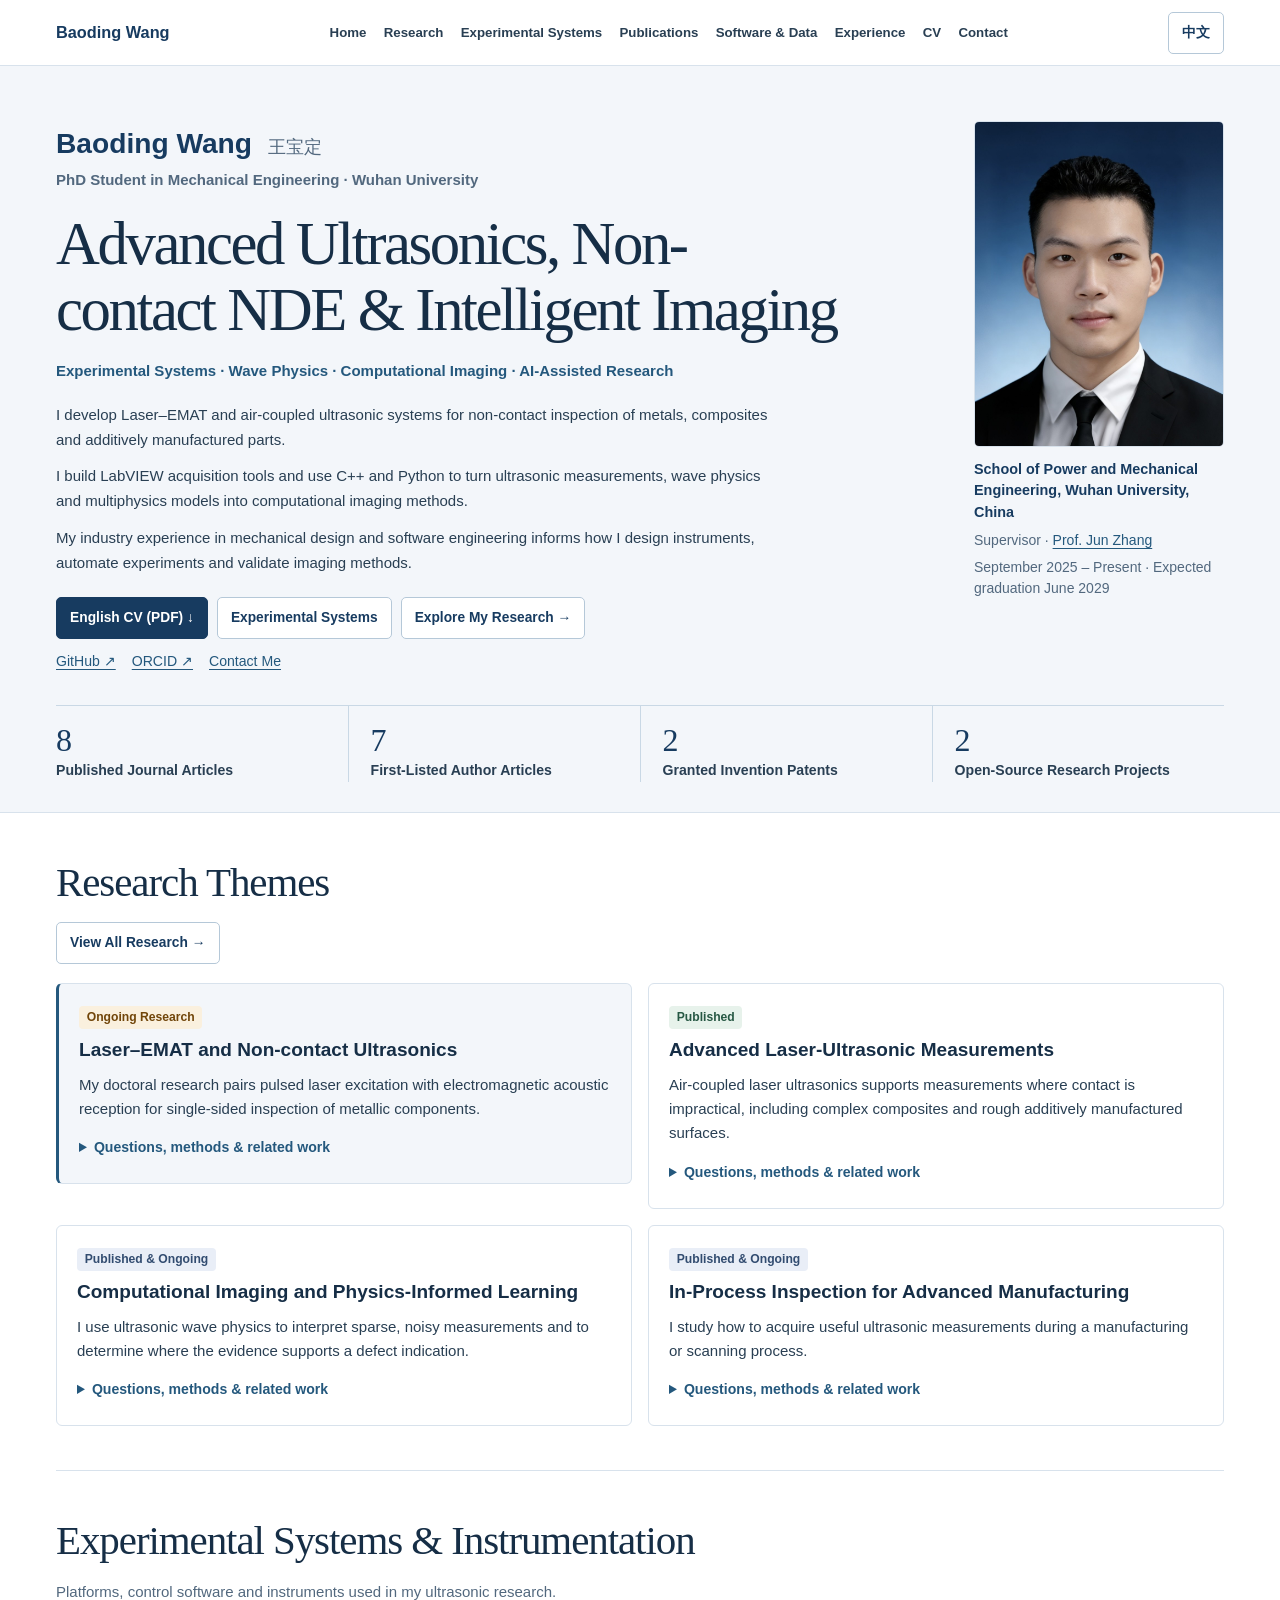
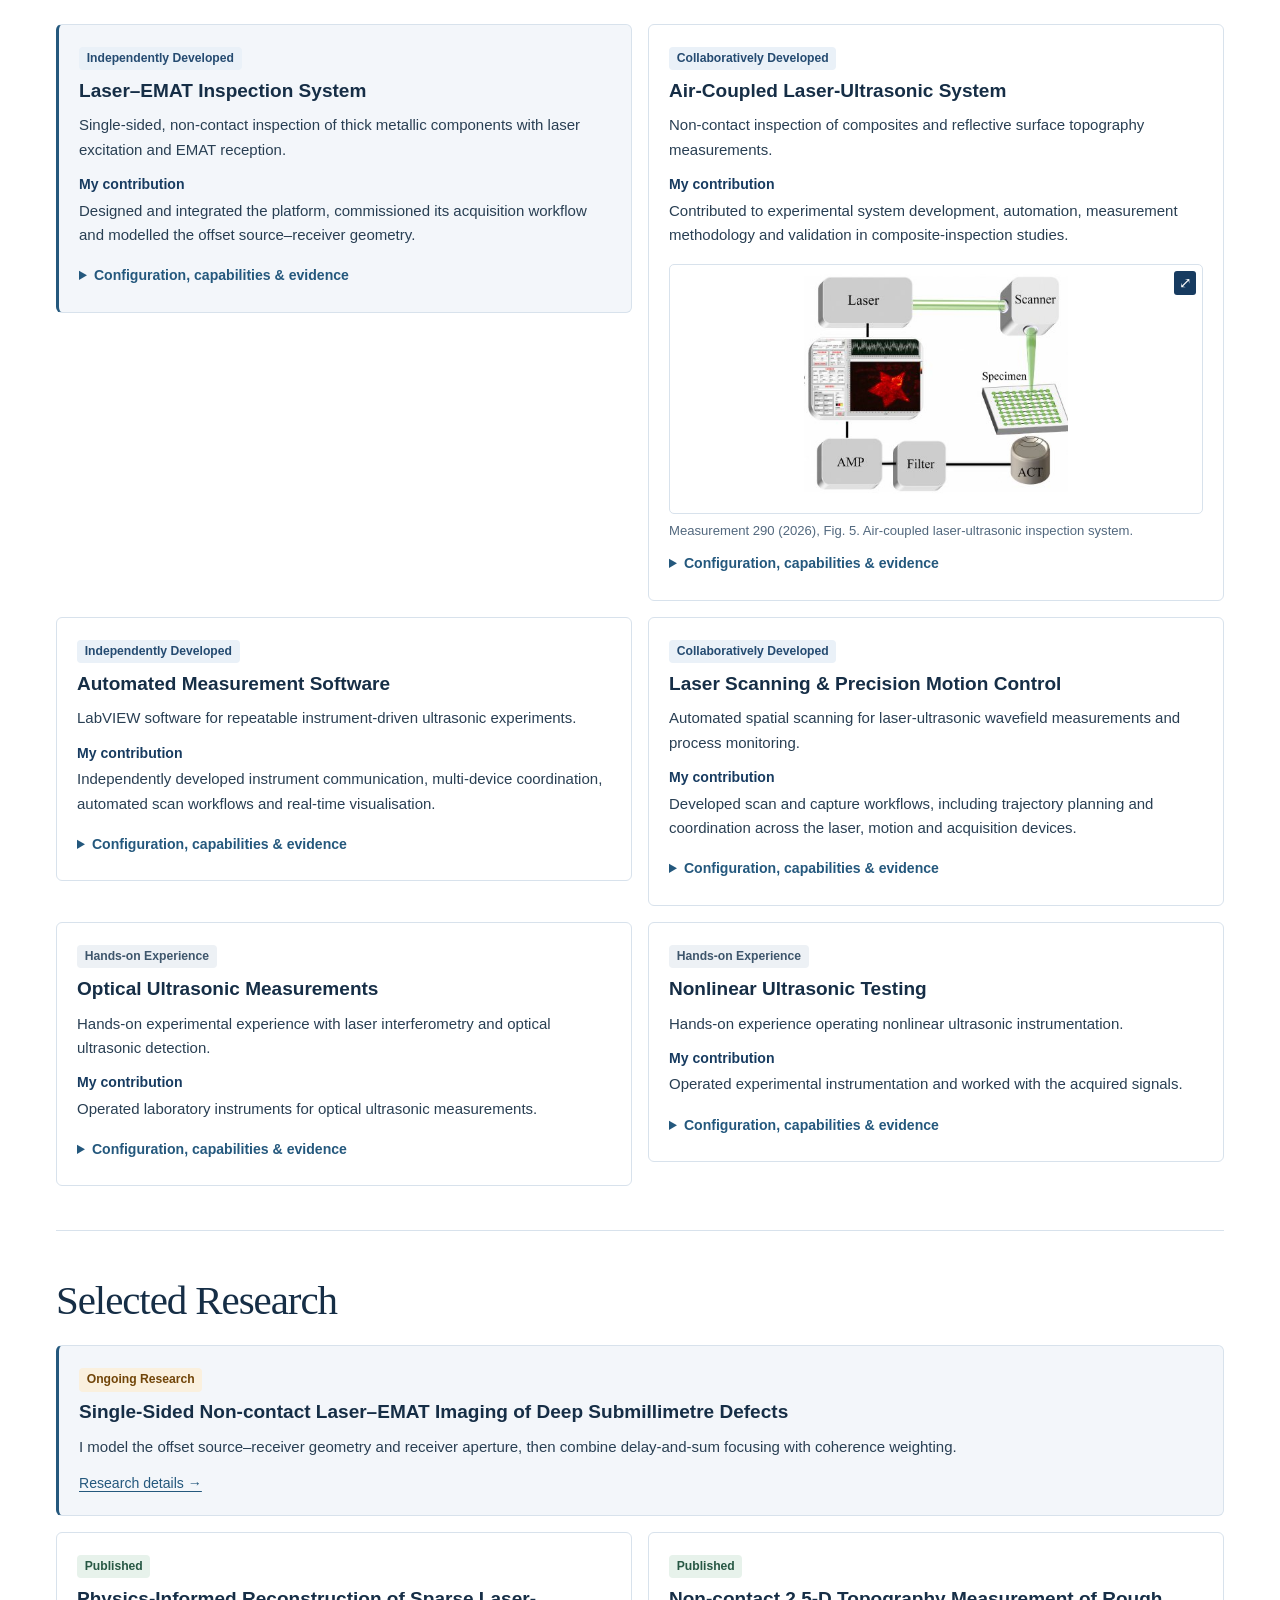
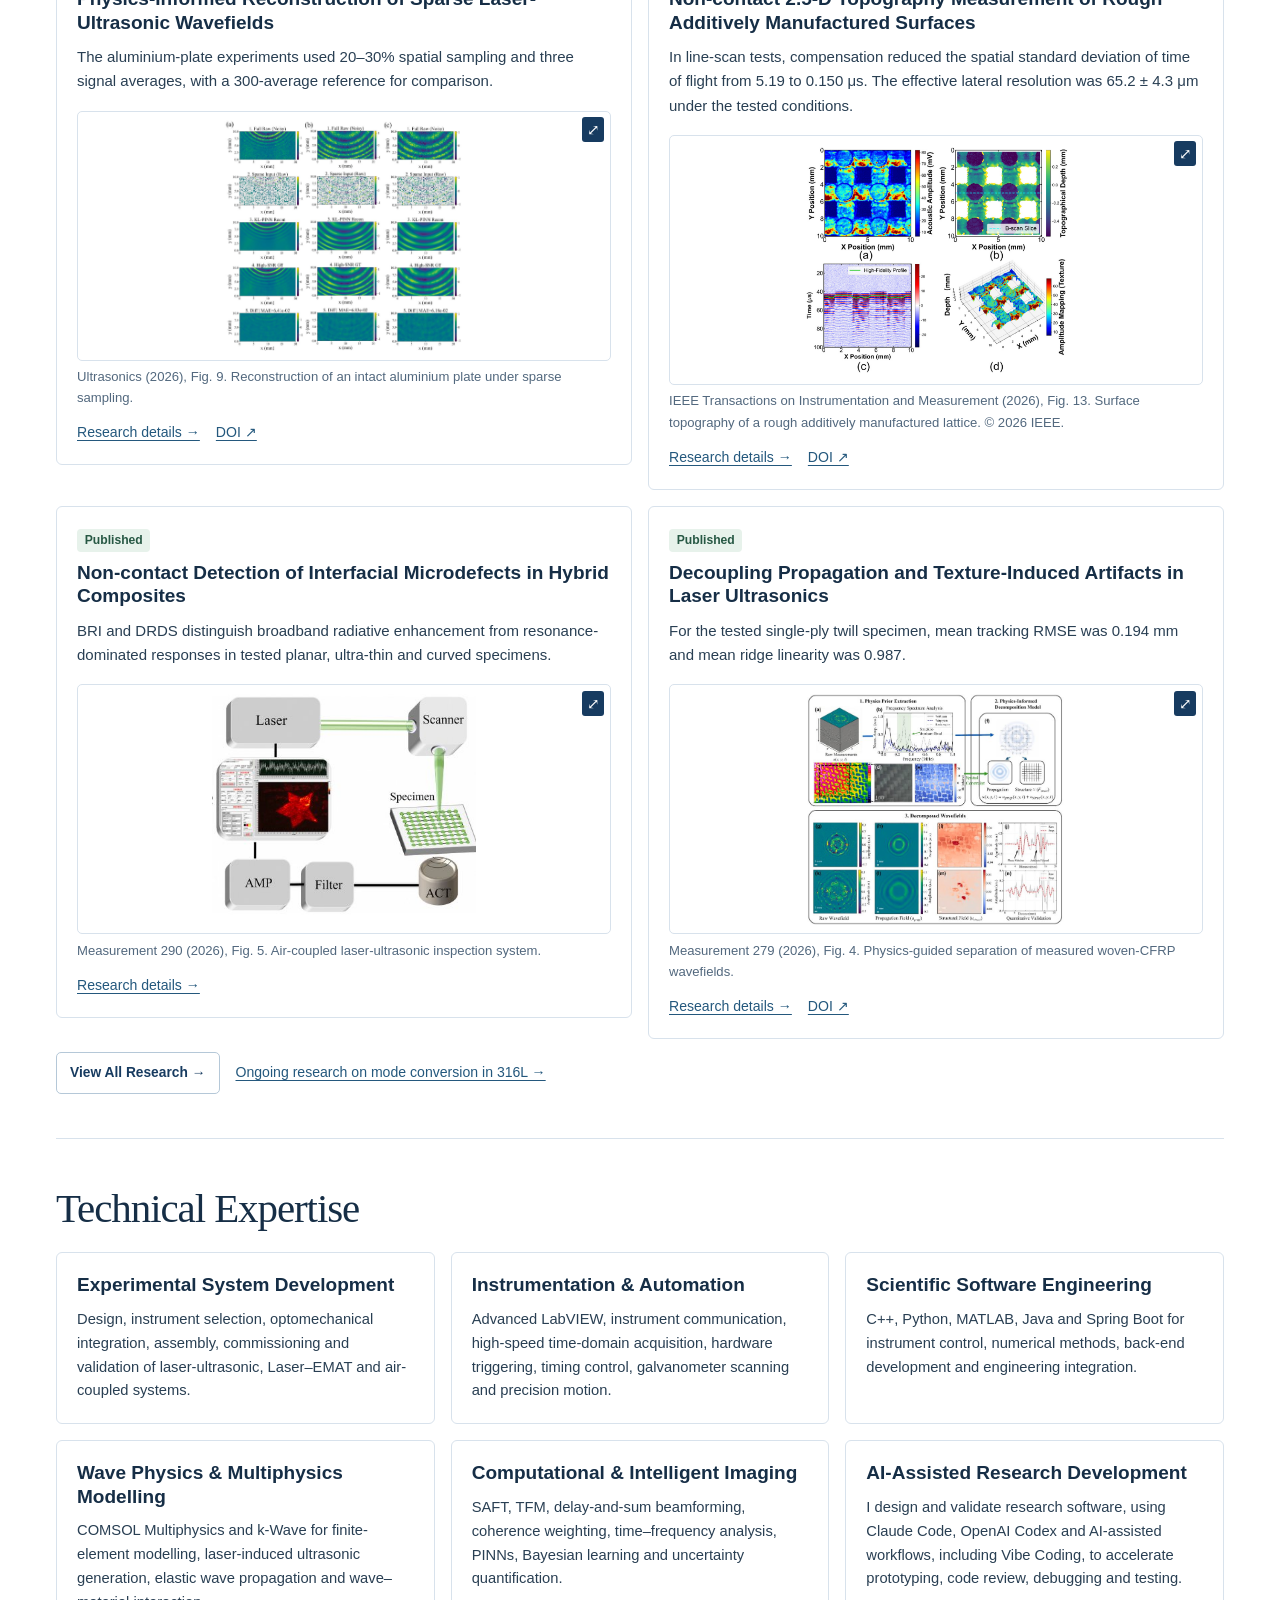
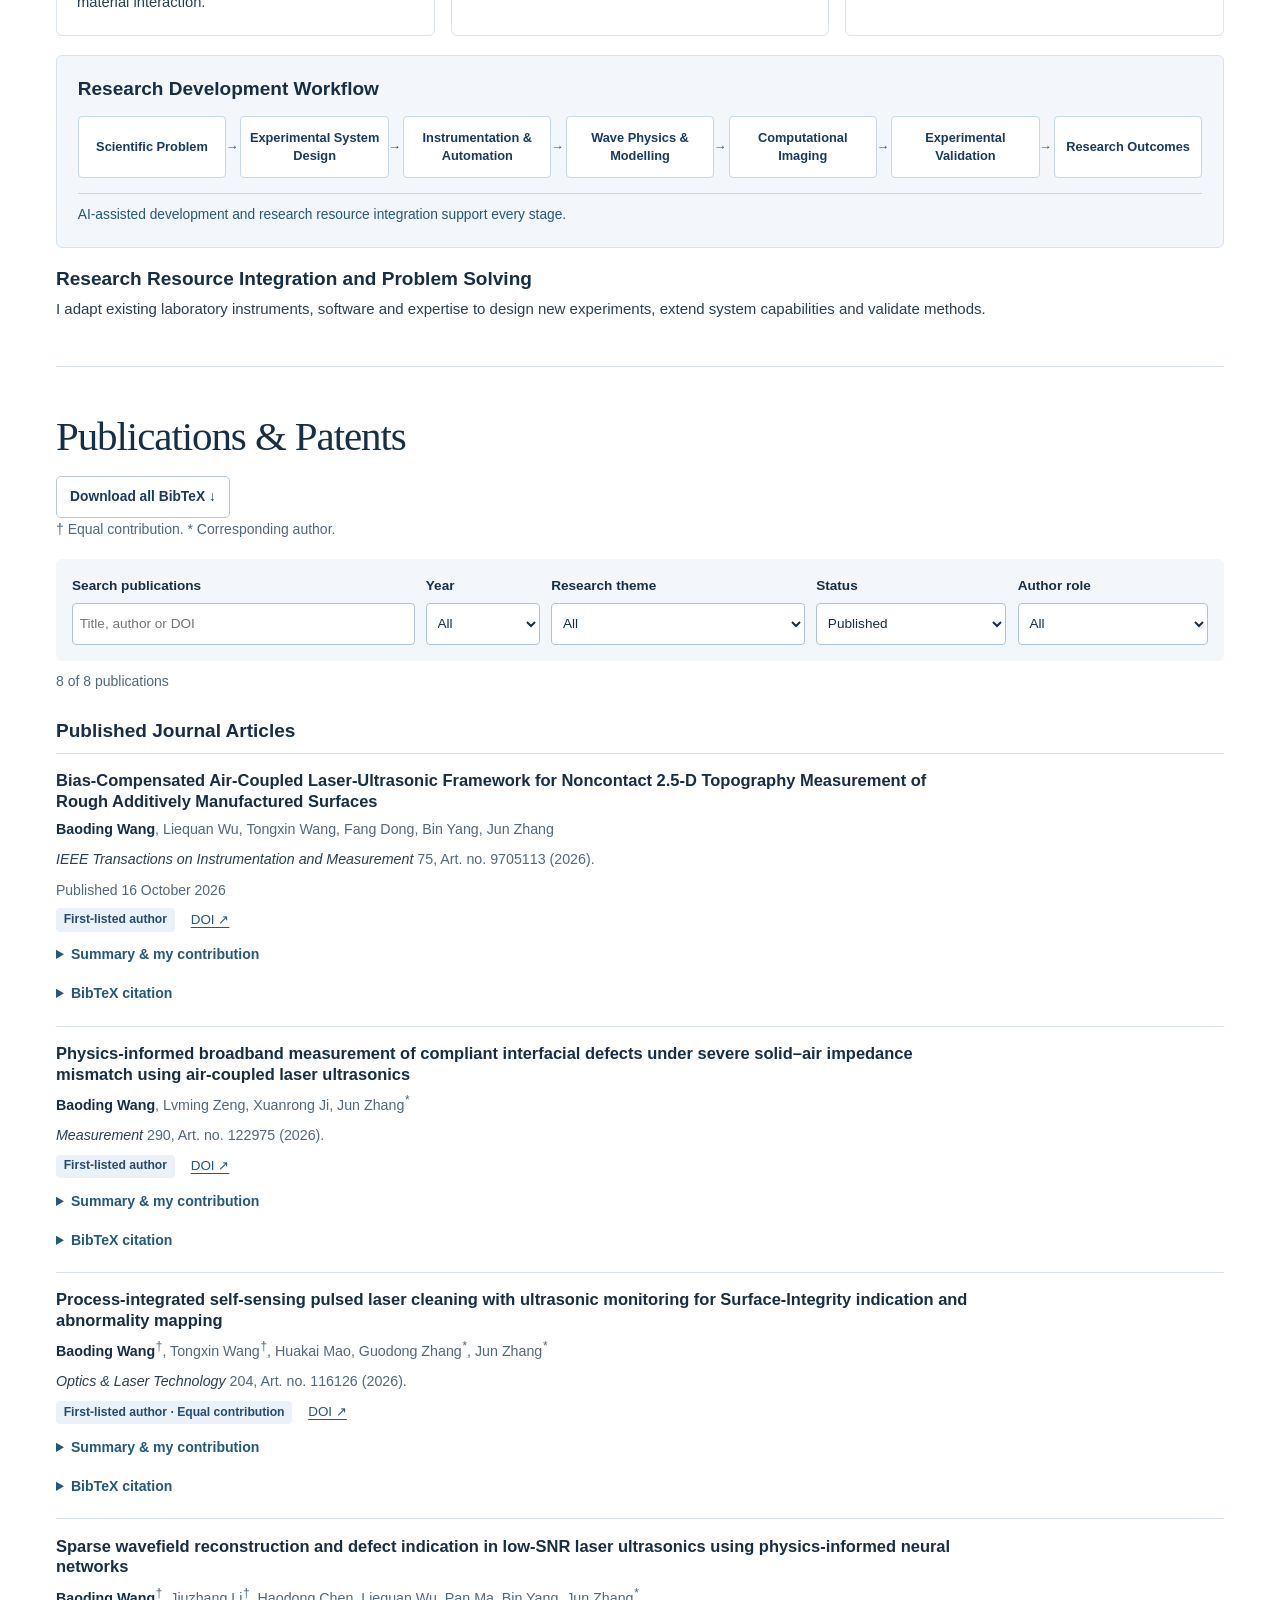
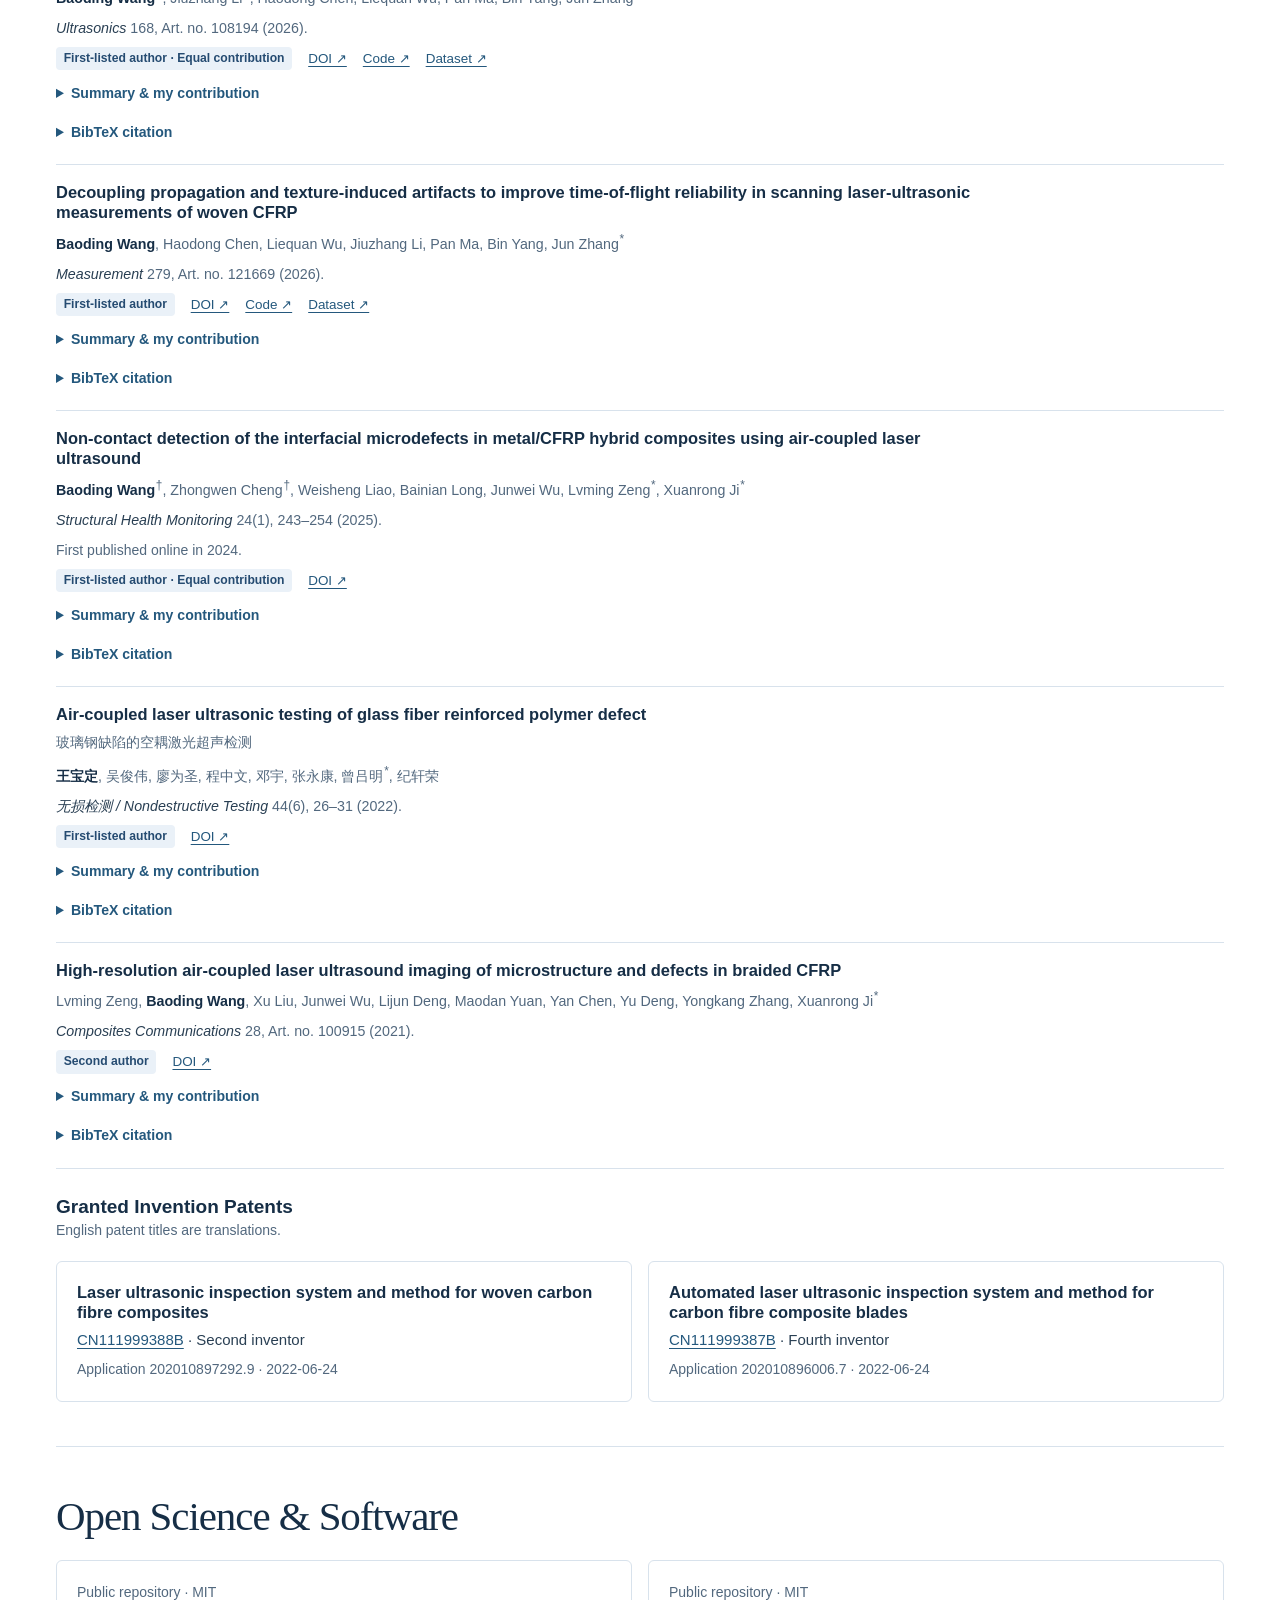
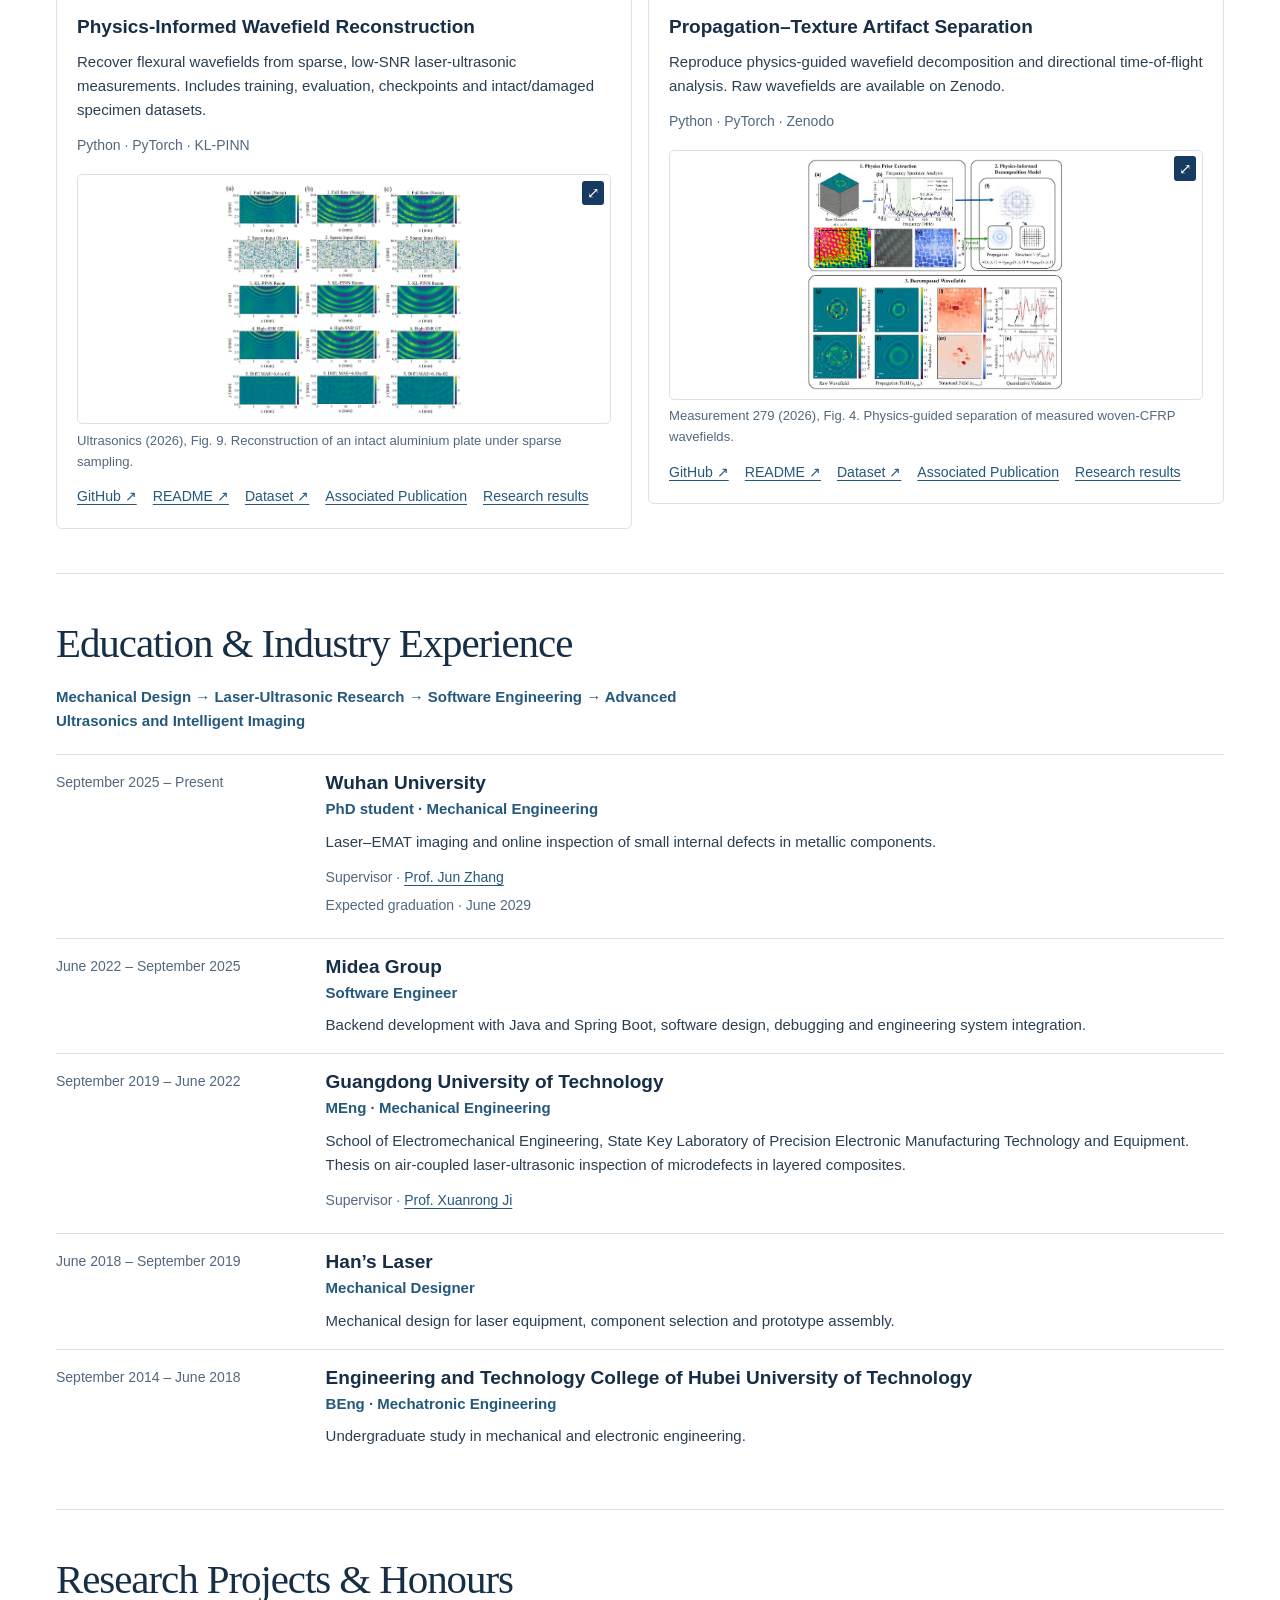
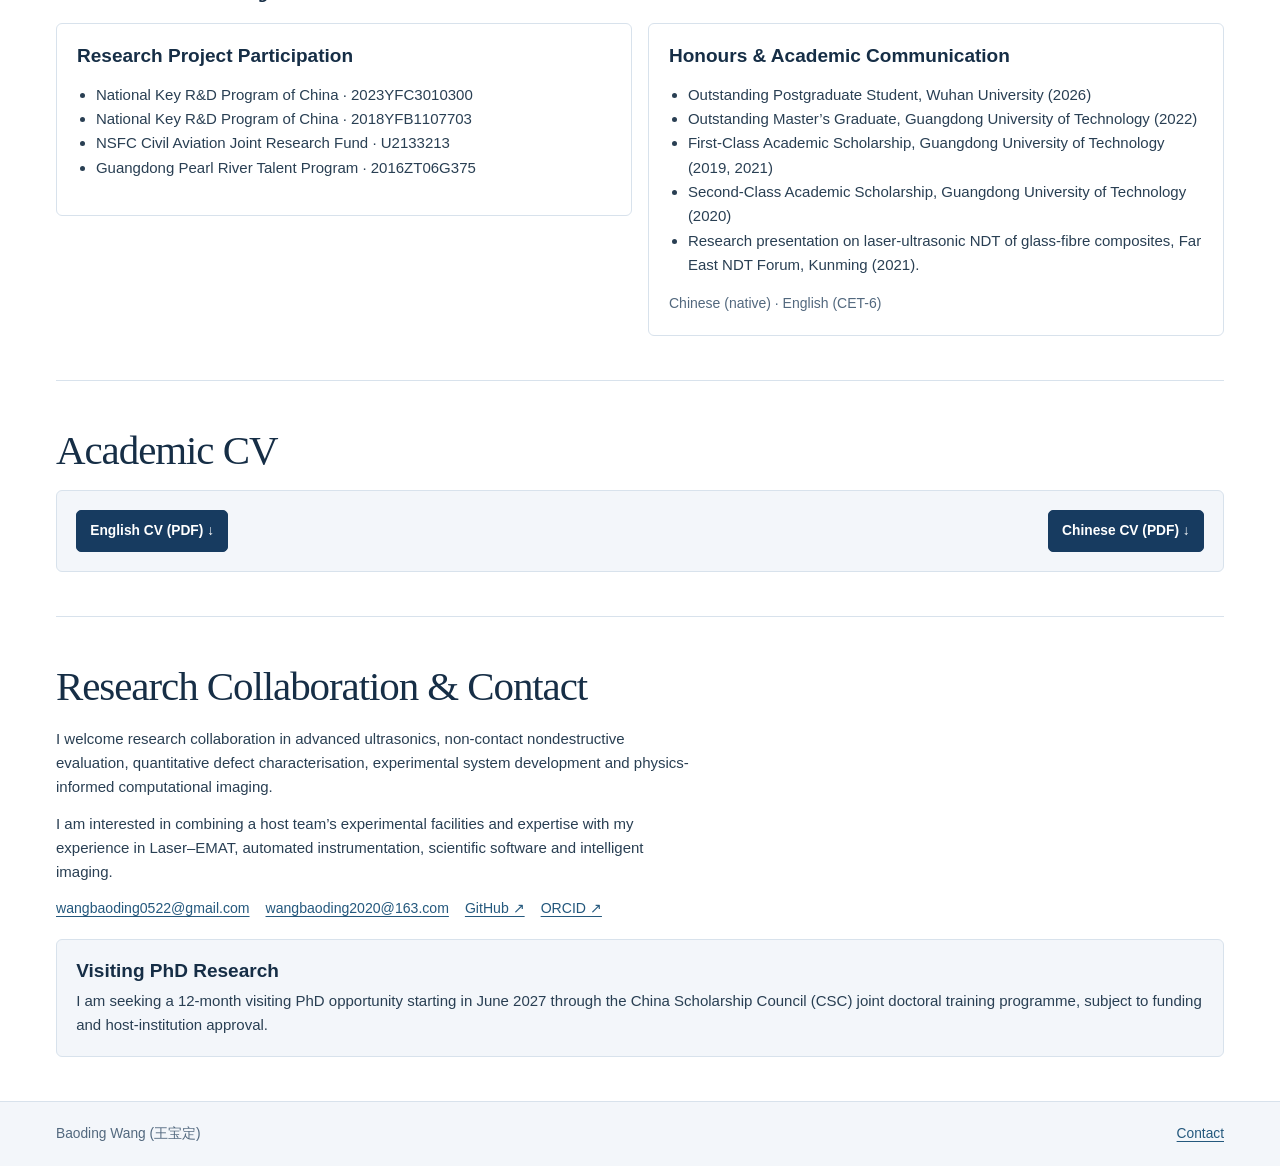
<file: index.html>
<!doctype html>
<html lang="en"><head>
<meta charset="utf-8"><meta name="viewport" content="width=device-width, initial-scale=1">
<meta name="color-scheme" content="light">
<title>Baoding Wang | Laser–EMAT, Ultrasonics &amp; NDE | Wuhan University</title>
<meta name="description" content="Baoding Wang (王宝定), PhD student at Wuhan University. Laser–EMAT systems, non-contact ultrasonic inspection, physics-informed imaging, publications and open research software.">
<link rel="canonical" href="https://wangbaoding0816.github.io/"><link rel="icon" href="assets/favicon.svg" type="image/svg+xml">
<meta property="og:type" content="profile">
<meta property="og:title" content="Baoding Wang | Laser–EMAT, Ultrasonics &amp; NDE | Wuhan University"><meta property="og:description" content="Baoding Wang (王宝定), PhD student at Wuhan University. Laser–EMAT systems, non-contact ultrasonic inspection, physics-informed imaging, publications and open research software.">
<meta property="og:url" content="https://wangbaoding0816.github.io/"><meta property="og:image" content="https://wangbaoding0816.github.io/assets/images/profile/social-preview.jpg">
<meta property="og:image:width" content="1200"><meta property="og:image:height" content="630">
<meta property="og:image:alt" content="Baoding Wang (王宝定) at Wuhan University">
<meta name="twitter:card" content="summary_large_image">
<script type="application/ld+json">{"@context": "https://schema.org", "@type": "Person", "@id": "https://wangbaoding0816.github.io/#baoding-wang", "name": "Baoding Wang", "alternateName": "王宝定", "url": "https://wangbaoding0816.github.io/", "image": "https://wangbaoding0816.github.io/assets/images/profile/baoding-wang.jpg", "jobTitle": "PhD Student in Mechanical Engineering", "email": "mailto:wangbaoding0522@gmail.com", "affiliation": {"@type": "CollegeOrUniversity", "name": "Wuhan University", "url": "https://en.whu.edu.cn/"}, "sameAs": ["https://github.com/wangbaoding0816", "https://orcid.org/0009-0000-5027-6273"], "knowsAbout": ["Laser ultrasonics", "Laser–EMAT", "Electromagnetic acoustic transducers", "Non-contact nondestructive evaluation", "Ultrasonic experimental systems", "Ultrasonic imaging", "Physics-informed neural networks", "Additive manufacturing inspection"]}</script>
<link rel="stylesheet" href="assets/academic.css">
<script src="assets/academic.js" defer></script>
</head><body data-title-en="Baoding Wang | Laser–EMAT, Ultrasonics &amp; NDE | Wuhan University" data-title-zh="王宝定 | 激光–电磁超声与无损评价 | 武汉大学">
<a class="skip" href="#main"><span class="en">Skip to content</span><span class="zh" lang="zh-CN">跳转到正文</span></a>
    <header class="topbar">
      <div class="topbar-inner">
        <a href="#about" class="wordmark"><span class="en">Baoding Wang</span><span class="zh" lang="zh-CN">王宝定</span></a>
        <nav class="topnav" id="site-nav" aria-label="Main navigation" data-label-zh="主导航"><a href="#about"><span class="en">Home</span><span class="zh" lang="zh-CN">首页</span></a><a href="#research"><span class="en">Research</span><span class="zh" lang="zh-CN">科学研究</span></a><a href="#experimental-systems"><span class="en">Experimental Systems</span><span class="zh" lang="zh-CN">实验系统</span></a><a href="#publications"><span class="en">Publications</span><span class="zh" lang="zh-CN">学术成果</span></a><a href="#software-data"><span class="en">Software &amp; Data</span><span class="zh" lang="zh-CN">软件与数据</span></a><a href="#experience"><span class="en">Experience</span><span class="zh" lang="zh-CN">个人经历</span></a><a href="#cv"><span class="en">CV</span><span class="zh" lang="zh-CN">学术简历</span></a><a href="#contact"><span class="en">Contact</span><span class="zh" lang="zh-CN">联系合作</span></a></nav>
        <div class="topbar-controls">
          <button id="menu-toggle" type="button" aria-controls="site-nav" aria-expanded="false" hidden><span class="en">Menu</span><span class="zh" lang="zh-CN">菜单</span></button>
          <button id="language" type="button" lang="zh-CN" hidden>中文</button>
        </div>
      </div>
    </header><main id="main" tabindex="-1"><section class="hero" id="about" aria-labelledby="hero-title">
      <div class="wrap">
        <div class="hero-layout">
          <div class="hero-intro">
            <p class="identity"><span class="en">Baoding Wang</span><span class="zh" lang="zh-CN">王宝定</span>
              <span class="identity-alt en" lang="zh-CN">王宝定</span>
              <span class="identity-alt zh" lang="en">Baoding Wang</span>
            </p>
            <p class="profile-role"><span class="en">PhD Student in Mechanical Engineering</span><span class="zh" lang="zh-CN">机械工程博士研究生</span> · <span class="en">Wuhan University</span><span class="zh" lang="zh-CN">武汉大学</span></p>
          </div>
          <div class="hero-copy">
            <h1 id="hero-title"><span class="en">Advanced Ultrasonics, Non-contact NDE &amp; Intelligent Imaging</span><span class="zh" lang="zh-CN">先进超声、非接触无损评价与智能成像</span></h1>
            <p class="subtitle"><span class="en">Experimental Systems · Wave Physics · Computational Imaging · AI-Assisted Research</span><span class="zh" lang="zh-CN">实验系统 · 波动物理 · 计算成像 · AI 辅助科研</span></p>
            <div class="hero-prose"><p><span class="en">I develop Laser–EMAT and air-coupled ultrasonic systems for non-contact inspection of metals, composites and additively manufactured parts.</span><span class="zh" lang="zh-CN">我研发激光–电磁超声和空耦超声系统，对金属、复合材料及增材制造构件开展非接触检测。</span></p><p><span class="en">I build LabVIEW acquisition tools and use C++ and Python to turn ultrasonic measurements, wave physics and multiphysics models into computational imaging methods.</span><span class="zh" lang="zh-CN">我开发 LabVIEW 测控工具，使用 C++ 和 Python 将超声测量、波动物理与多物理场模型转化为计算成像方法。</span></p><p><span class="en">My industry experience in mechanical design and software engineering informs how I design instruments, automate experiments and validate imaging methods.</span><span class="zh" lang="zh-CN">机械设计与软件工程的工业经历为仪器设计、实验自动化与成像方法验证提供了工程基础。</span></p></div>
            <div class="hero-actions"><span class="en"><a href="Baoding_Wang_Academic_CV.pdf" class="button primary" download="Wuhan University_Baoding_Wang_Academic_CV.pdf"><span class="en">English CV (PDF) ↓</span><span class="zh" lang="zh-CN">下载英文简历 ↓</span></a></span><span class="zh" lang="zh-CN"><a href="Baoding_Wang_Academic_CV_ZH.pdf" class="button primary" download="武汉大学_王宝定_简历.pdf"><span class="en">Chinese CV (PDF) ↓</span><span class="zh" lang="zh-CN">下载中文简历 ↓</span></a></span><a href="#experimental-systems" class="button"><span class="en">Experimental Systems</span><span class="zh" lang="zh-CN">实验系统</span></a><a href="research.html" class="button"><span class="en">Explore My Research →</span><span class="zh" lang="zh-CN">浏览科研档案 →</span></a></div><div class="resource-links"><a href="https://github.com/wangbaoding0816" target="_blank" rel="noopener noreferrer">GitHub ↗</a><a href="https://orcid.org/0009-0000-5027-6273" target="_blank" rel="noopener noreferrer">ORCID ↗</a><a href="#contact"><span class="en">Contact Me</span><span class="zh" lang="zh-CN">与我联系</span></a></div>
          </div>
          <aside class="profile-panel">
            <img class="portrait" src="assets/images/profile/baoding-wang.jpg" width="902" height="1178" fetchpriority="high"
              alt="Portrait of Baoding Wang" data-alt-zh="王宝定的个人照片">
            <div class="profile-detail"><p><span class="en">School of Power and Mechanical Engineering, Wuhan University, China</span><span class="zh" lang="zh-CN">中国武汉大学动力与机械学院</span></p>
              <p class="muted"><span class="en">Supervisor</span><span class="zh" lang="zh-CN">导师</span> · <a href="https://pmc.whu.edu.cn/info/1017/156421.htm" target="_blank" rel="noopener noreferrer"><span class="en">Prof. Jun Zhang</span><span class="zh" lang="zh-CN">张俊教授</span></a></p>
              <p class="muted"><span class="en">September 2025 – Present · Expected graduation June 2029</span><span class="zh" lang="zh-CN">2025 年 9 月至今 · 预计2029 年 6 月毕业</span></p>
            </div>
          </aside>
        </div>
        <ul class="facts"><li><a href="#publications"><strong>8</strong><span class="en">Published Journal Articles</span><span class="zh" lang="zh-CN">已发表期刊论文</span></a></li><li><a href="#publications"><strong>7</strong><span class="en">First-Listed Author Articles</span><span class="zh" lang="zh-CN">列名第一论文</span></a></li><li><a href="#publications"><strong>2</strong><span class="en">Granted Invention Patents</span><span class="zh" lang="zh-CN">授权发明专利</span></a></li><li><a href="#software-data"><strong>2</strong><span class="en">Open-Source Research Projects</span><span class="zh" lang="zh-CN">开源科研项目</span></a></li></ul>
      </div>
    </section><div class="wrap main-sections"><section class="section" id="research" aria-labelledby="research-title"><h2 id="research-title"><span class="en">Research Themes</span><span class="zh" lang="zh-CN">核心研究方向</span></h2><div class="resource-links"><a href="research.html" class="button"><span class="en">View All Research →</span><span class="zh" lang="zh-CN">查看全部研究 →</span></a></div><div class="card-grid"><article class="card theme" id="theme-laser-emat">
          <div class="card-heading"><span class="status status-ongoing"><span class="en">Ongoing Research</span><span class="zh" lang="zh-CN">在研</span></span><h3><span class="en">Laser–EMAT and Non-contact Ultrasonics</span><span class="zh" lang="zh-CN">激光–电磁超声与非接触超声检测</span></h3></div>
          <p><span class="en">My doctoral research pairs pulsed laser excitation with electromagnetic acoustic reception for single-sided inspection of metallic components.</span><span class="zh" lang="zh-CN">博士阶段以脉冲激光激励和电磁超声接收相结合，研究金属构件的单侧非接触检测。</span></p>
          <details><summary><span class="en">Questions, methods &amp; related work</span><span class="zh" lang="zh-CN">科学问题、方法与成果</span></summary>
          <dl class="details-grid"><div><dt><span class="en">Research question</span><span class="zh" lang="zh-CN">科学问题</span></dt><dd><span class="en">How do offset transmission–reception geometry, finite receiver aperture and mode conversion affect deep-defect imaging?</span><span class="zh" lang="zh-CN">偏置收发几何、有限接收孔径及模式转换如何影响深层缺陷成像？</span></dd></div><div><dt><span class="en">Methods</span><span class="zh" lang="zh-CN">研究技术</span></dt><dd><span class="en">Finite-aperture-aware coherent imaging and longitudinal-to-shear mode conversion. Fibre-integrated near-coaxial probes and hybrid virtual arrays for FMC–TFM are under exploration.</span><span class="zh" lang="zh-CN">研究有限孔径相干成像与纵波–横波模式转换，探索光纤集成近共轴探头及用于 FMC–TFM 的混合虚拟阵列。</span></dd></div><div><dt><span class="en">Related work</span><span class="zh" lang="zh-CN">代表性研究</span></dt><dd><ul class="reference-list"><li><a href="research.html#deep-laser-emat"><span class="en">Single-Sided Non-contact Laser–EMAT Imaging of Deep Submillimetre Defects</span><span class="zh" lang="zh-CN">单侧非接触 Laser–EMAT 深层亚毫米缺陷成像</span></a></li><li><a href="research.html#mode-conversion"><span class="en">Finite-Aperture Effects and Mode-Converted Wave Imaging in Laser–EMAT</span><span class="zh" lang="zh-CN">Laser–EMAT 有限孔径效应与模式转换波成像</span></a></li><li><a href="research.html#hybrid-fmc-tfm"><span class="en">Hybrid Laser–EMAT Full-Matrix Capture and Total Focusing Imaging</span><span class="zh" lang="zh-CN">混合 Laser–EMAT 全矩阵采集与全聚焦成像</span></a></li></ul></dd></div></dl></details></article><article class="card theme" id="theme-measurement">
          <div class="card-heading"><span class="status status-published"><span class="en">Published</span><span class="zh" lang="zh-CN">已发表</span></span><h3><span class="en">Advanced Laser-Ultrasonic Measurements</span><span class="zh" lang="zh-CN">先进激光超声测量方法</span></h3></div>
          <p><span class="en">Air-coupled laser ultrasonics supports measurements where contact is impractical, including complex composites and rough additively manufactured surfaces.</span><span class="zh" lang="zh-CN">空耦激光超声适用于不便接触的场景，包括复杂复合材料和粗糙增材制造表面。</span></p>
          <details><summary><span class="en">Questions, methods &amp; related work</span><span class="zh" lang="zh-CN">科学问题、方法与成果</span></summary>
          <dl class="details-grid"><div><dt><span class="en">Research question</span><span class="zh" lang="zh-CN">科学问题</span></dt><dd><span class="en">Which observables remain reliable under severe solid–air impedance mismatch, woven texture or geometric bias?</span><span class="zh" lang="zh-CN">面对严重固–气声阻抗失配、编织纹理及几何偏差，哪些测量特征仍然可靠？</span></dd></div><div><dt><span class="en">Methods</span><span class="zh" lang="zh-CN">研究技术</span></dt><dd><span class="en">Broadband interfacial response, CFRP microstructure characterisation, time-of-flight correction and non-contact 2.5-D surface topography.</span><span class="zh" lang="zh-CN">界面宽带响应、CFRP 微观结构表征、到时校正与非接触 2.5-D 表面形貌测量。</span></dd></div><div><dt><span class="en">Related work</span><span class="zh" lang="zh-CN">代表性研究</span></dt><dd><ul class="reference-list"><li><a href="research.html#am-topography"><span class="en">Non-contact 2.5-D Topography Measurement of Rough Additively Manufactured Surfaces</span><span class="zh" lang="zh-CN">粗糙增材制造表面的非接触 2.5-D 形貌测量</span></a></li><li><a href="research.html#hybrid-composites"><span class="en">Non-contact Detection of Interfacial Microdefects in Hybrid Composites</span><span class="zh" lang="zh-CN">混合复合材料界面微缺陷的非接触检测</span></a></li><li><a href="research.html#propagation-texture"><span class="en">Decoupling Propagation and Texture-Induced Artifacts in Laser Ultrasonics</span><span class="zh" lang="zh-CN">激光超声传播波场与织构诱导伪影解耦</span></a></li></ul></dd></div><div><dt><span class="en">Related publications</span><span class="zh" lang="zh-CN">关联论文</span></dt><dd><ul class="reference-list"><li><a href="#paper-tim-topography"><span class="en">Bias-Compensated Air-Coupled Laser-Ultrasonic Framework for Noncontact 2.5-D Topography Measurement of Rough Additively Manufactured Surfaces</span><span class="zh" lang="zh-CN">基于偏差补偿空耦激光超声框架的增材制造粗糙表面非接触 2.5-D 形貌测量</span></a></li><li><a href="#paper-metal-cfrp"><span class="en">Non-contact detection of the interfacial microdefects in metal/CFRP hybrid composites using air-coupled laser ultrasound</span><span class="zh" lang="zh-CN">基于空耦激光超声的金属/CFRP 混合复合材料界面微缺陷非接触检测</span></a></li><li><a href="#paper-broadband-interface"><span class="en">Physics-informed broadband measurement of compliant interfacial defects under severe solid–air impedance mismatch using air-coupled laser ultrasonics</span><span class="zh" lang="zh-CN">严重固–气声阻抗失配条件下基于空耦激光超声的柔性界面缺陷物理信息宽带测量</span></a></li><li><a href="#paper-braided-cfrp"><span class="en">High-resolution air-coupled laser ultrasound imaging of microstructure and defects in braided CFRP</span><span class="zh" lang="zh-CN">编织 CFRP 微观结构及缺陷的高分辨率空耦激光超声成像</span></a></li><li><a href="#paper-gfrp"><span class="en">Air-coupled laser ultrasonic testing of glass fiber reinforced polymer defect</span><span class="zh" lang="zh-CN">玻璃钢缺陷的空耦激光超声检测</span></a></li><li><a href="#paper-woven-separation"><span class="en">Decoupling propagation and texture-induced artifacts to improve time-of-flight reliability in scanning laser-ultrasonic measurements of woven CFRP</span><span class="zh" lang="zh-CN">传播与织构诱导伪影解耦以提高编织 CFRP 扫描激光超声测量的到时可靠性</span></a></li></ul></dd></div></dl><figure class="research-visual">
      <a class="figure-link" href="assets/images/additive-manufacturing/tim-topography.png" data-figure>
        <img src="assets/images/additive-manufacturing/tim-topography.png" width="992" height="856" alt="Amplitude C-scan, time-of-flight depth map, B-scan and reconstructed 2.5-D topography of a rough additively manufactured lattice." data-alt-zh="粗糙增材制造点阵的幅值 C 扫描图、飞行时间深度图、B 扫描与 2.5-D 重建形貌。" loading="lazy" decoding="async">
        <span class="figure-expand" aria-hidden="true">⤢</span>
      </a>
      <figcaption><span class="en">IEEE Transactions on Instrumentation and Measurement (2026), Fig. 13. Surface topography of a rough additively manufactured lattice. © 2026 IEEE.</span><span class="zh" lang="zh-CN">IEEE Transactions on Instrumentation and Measurement（2026）图 13。粗糙增材制造点阵的表面形貌。 © 2026 IEEE.</span></figcaption>
    </figure></details></article><article class="card theme" id="theme-imaging">
          <div class="card-heading"><span class="status status-mixed"><span class="en">Published &amp; Ongoing</span><span class="zh" lang="zh-CN">已发表及在研</span></span><h3><span class="en">Computational Imaging and Physics-Informed Learning</span><span class="zh" lang="zh-CN">计算成像与物理信息学习</span></h3></div>
          <p><span class="en">I use ultrasonic wave physics to interpret sparse, noisy measurements and to determine where the evidence supports a defect indication.</span><span class="zh" lang="zh-CN">借助超声波动物理解释稀疏、低信噪比测量，并判断哪些信号可以支持缺陷指示。</span></p>
          <details><summary><span class="en">Questions, methods &amp; related work</span><span class="zh" lang="zh-CN">科学问题、方法与成果</span></summary>
          <dl class="details-grid"><div><dt><span class="en">Research question</span><span class="zh" lang="zh-CN">科学问题</span></dt><dd><span class="en">How much measurement information is required to recover wavefields, and how should uncertainty in the reconstruction be reported?</span><span class="zh" lang="zh-CN">恢复波场需要多少测量信息，又应如何表征重建不确定性？</span></dd></div><div><dt><span class="en">Methods</span><span class="zh" lang="zh-CN">研究技术</span></dt><dd><span class="en">SAFT, TFM, delay-and-sum beamforming, coherence weighting and finite-aperture modelling. Published KL-PINN reconstruction and ongoing Bayesian uncertainty quantification.</span><span class="zh" lang="zh-CN">涵盖 SAFT、TFM、延时叠加波束形成、相干加权与有限孔径建模。KL-PINN 重建已发表，贝叶斯不确定性量化在研。</span></dd></div><div><dt><span class="en">Related work</span><span class="zh" lang="zh-CN">代表性研究</span></dt><dd><ul class="reference-list"><li><a href="research.html#sparse-wavefields"><span class="en">Physics-Informed Reconstruction of Sparse Laser-Ultrasonic Wavefields</span><span class="zh" lang="zh-CN">物理信息神经网络与稀疏激光超声波场重建</span></a></li><li><a href="research.html#propagation-texture"><span class="en">Decoupling Propagation and Texture-Induced Artifacts in Laser Ultrasonics</span><span class="zh" lang="zh-CN">激光超声传播波场与织构诱导伪影解耦</span></a></li><li><a href="research.html#hybrid-fmc-tfm"><span class="en">Hybrid Laser–EMAT Full-Matrix Capture and Total Focusing Imaging</span><span class="zh" lang="zh-CN">混合 Laser–EMAT 全矩阵采集与全聚焦成像</span></a></li></ul></dd></div><div><dt><span class="en">Related publications</span><span class="zh" lang="zh-CN">关联论文</span></dt><dd><ul class="reference-list"><li><a href="#paper-sparse-pinn"><span class="en">Sparse wavefield reconstruction and defect indication in low-SNR laser ultrasonics using physics-informed neural networks</span><span class="zh" lang="zh-CN">基于物理信息神经网络的低信噪比激光超声稀疏波场重建与缺陷指示</span></a></li><li><a href="#paper-woven-separation"><span class="en">Decoupling propagation and texture-induced artifacts to improve time-of-flight reliability in scanning laser-ultrasonic measurements of woven CFRP</span><span class="zh" lang="zh-CN">传播与织构诱导伪影解耦以提高编织 CFRP 扫描激光超声测量的到时可靠性</span></a></li></ul></dd></div></dl><figure class="research-visual">
      <a class="figure-link" href="assets/images/wavefield-reconstruction/pinn-wavefields.jpg" data-figure>
        <img src="assets/images/wavefield-reconstruction/pinn-wavefields.jpg" width="1057" height="1004" alt="Raw and sparsely sampled ultrasonic measurements, KL-PINN reconstructions, reference wavefields and error maps." data-alt-zh="原始与稀疏采样的超声测量、KL-PINN 重建、参考波场和误差图。" loading="lazy" decoding="async">
        <span class="figure-expand" aria-hidden="true">⤢</span>
      </a>
      <figcaption><span class="en">Ultrasonics (2026), Fig. 9. Reconstruction of an intact aluminium plate under sparse sampling.</span><span class="zh" lang="zh-CN">Ultrasonics（2026）图 9。稀疏采样条件下的完整铝板波场重建。</span></figcaption>
    </figure></details></article><article class="card theme" id="theme-manufacturing">
          <div class="card-heading"><span class="status status-mixed"><span class="en">Published &amp; Ongoing</span><span class="zh" lang="zh-CN">已发表及在研</span></span><h3><span class="en">In-Process Inspection for Advanced Manufacturing</span><span class="zh" lang="zh-CN">先进制造过程在线检测</span></h3></div>
          <p><span class="en">I study how to acquire useful ultrasonic measurements during a manufacturing or scanning process.</span><span class="zh" lang="zh-CN">研究如何在加工或扫查过程中采集可用于判断的超声信号。</span></p>
          <details><summary><span class="en">Questions, methods &amp; related work</span><span class="zh" lang="zh-CN">科学问题、方法与成果</span></summary>
          <dl class="details-grid"><div><dt><span class="en">Research question</span><span class="zh" lang="zh-CN">科学问题</span></dt><dd><span class="en">How can repeatable signals reveal surface-integrity changes and defects under process and motion constraints?</span><span class="zh" lang="zh-CN">在工艺与运动约束下，如何用可重复的信号识别表面完整性变化与缺陷？</span></dd></div><div><dt><span class="en">Methods</span><span class="zh" lang="zh-CN">研究技术</span></dt><dd><span class="en">Published self-sensing laser cleaning and abnormality mapping, preliminary single-pulse continuous-motion inspection, and prospective in-situ additive manufacturing and robotic inspection.</span><span class="zh" lang="zh-CN">激光清洗自感知与异常映射已发表，单脉冲连续运动检测完成初步实验，增材制造原位监测与机器人检测为后续方向。</span></dd></div><div><dt><span class="en">Related work</span><span class="zh" lang="zh-CN">代表性研究</span></dt><dd><ul class="reference-list"><li><a href="research.html#self-sensing-cleaning"><span class="en">Process-Integrated Self-Sensing Laser Cleaning and Ultrasonic Monitoring</span><span class="zh" lang="zh-CN">激光清洗过程集成超声自感知监测</span></a></li><li><a href="research.html#continuous-motion"><span class="en">Single-Pulse Continuous-Motion Ultrasonic Inspection</span><span class="zh" lang="zh-CN">单脉冲连续运动超声检测</span></a></li><li><a href="research.html#am-topography"><span class="en">Non-contact 2.5-D Topography Measurement of Rough Additively Manufactured Surfaces</span><span class="zh" lang="zh-CN">粗糙增材制造表面的非接触 2.5-D 形貌测量</span></a></li></ul></dd></div><div><dt><span class="en">Related publications</span><span class="zh" lang="zh-CN">关联论文</span></dt><dd><ul class="reference-list"><li><a href="#paper-laser-cleaning"><span class="en">Process-integrated self-sensing pulsed laser cleaning with ultrasonic monitoring for Surface-Integrity indication and abnormality mapping</span><span class="zh" lang="zh-CN">面向表面完整性指示与异常映射的脉冲激光清洗过程集成自感知超声监测</span></a></li><li><a href="#paper-tim-topography"><span class="en">Bias-Compensated Air-Coupled Laser-Ultrasonic Framework for Noncontact 2.5-D Topography Measurement of Rough Additively Manufactured Surfaces</span><span class="zh" lang="zh-CN">基于偏差补偿空耦激光超声框架的增材制造粗糙表面非接触 2.5-D 形貌测量</span></a></li></ul></dd></div></dl><figure class="research-visual">
      <a class="figure-link" href="assets/images/laser-cleaning/laser-cleaning.jpg" data-figure>
        <img src="assets/images/laser-cleaning/laser-cleaning.jpg" width="677" height="870" alt="Photograph and schematic of the laser-cleaning apparatus and scanning sequence." data-alt-zh="激光清洗装置实物、系统示意和扫描时序。" loading="lazy" decoding="async">
        <span class="figure-expand" aria-hidden="true">⤢</span>
      </a>
      <figcaption><span class="en">Optics &amp; Laser Technology (2026), Fig. 1. Self-sensing laser-cleaning system and acquisition strategy.</span><span class="zh" lang="zh-CN">Optics &amp; Laser Technology（2026）图 1。自感知激光清洗实验平台与采集策略。</span></figcaption>
    </figure></details></article></div></section><section class="section" id="experimental-systems" aria-labelledby="experimental-systems-title"><h2 id="experimental-systems-title"><span class="en">Experimental Systems &amp; Instrumentation</span><span class="zh" lang="zh-CN">实验系统与仪器平台</span></h2><p class="section-description"><span class="en">Platforms, control software and instruments used in my ultrasonic research.</span><span class="zh" lang="zh-CN">超声研究中使用的实验平台、测控软件与仪器。</span></p><div class="card-grid"><article class="card system-card" id="system-laser-emat">
      <div class="card-heading"><span class="status status-independent"><span class="en">Independently Developed</span><span class="zh" lang="zh-CN">自主研发</span></span><h3><span class="en">Laser–EMAT Inspection System</span><span class="zh" lang="zh-CN">激光–电磁超声检测系统</span></h3></div>
      <p><span class="en">Single-sided, non-contact inspection of thick metallic components with laser excitation and EMAT reception.</span><span class="zh" lang="zh-CN">结合脉冲激光激励与 EMAT 接收，对厚壁金属构件进行单侧非接触检测。</span></p>
      <dl class="details-grid"><div><dt><span class="en">My contribution</span><span class="zh" lang="zh-CN">个人贡献</span></dt><dd><span class="en">Designed and integrated the platform, commissioned its acquisition workflow and modelled the offset source–receiver geometry.</span><span class="zh" lang="zh-CN">设计与集成平台，调试采集流程并建立偏置收发几何模型。</span></dd></div></dl>

      <details>
        <summary><span class="en">Configuration, capabilities &amp; evidence</span><span class="zh" lang="zh-CN">配置、能力与研究证据</span></summary>
        <dl class="details-grid"><div><dt><span class="en">Hardware configuration</span><span class="zh" lang="zh-CN">硬件配置</span></dt><dd><span class="en">Pulsed laser, electromagnetic acoustic receiver, specimen fixture, precision translation stage and high-speed digitiser.</span><span class="zh" lang="zh-CN">脉冲激光器、电磁超声接收器、试样夹具、精密位移平台及高速采集设备。</span></dd></div><div><dt><span class="en">Control &amp; acquisition</span><span class="zh" lang="zh-CN">测控与采集</span></dt><dd><span class="en">Coordinates pulsed excitation and time-domain capture for dense stepped scans, coarse single-pulse scans and preliminary continuous-motion experiments.</span><span class="zh" lang="zh-CN">协调脉冲激励与时域采集，用于密集步进、粗步距单脉冲及初步连续运动实验。</span></dd></div><div><dt><span class="en">Experimental capabilities</span><span class="zh" lang="zh-CN">实验能力</span></dt><dd><span class="en">Finite-aperture-aware imaging of deep defects; separation and analysis of mode-converted arrivals.</span><span class="zh" lang="zh-CN">深层缺陷有限孔径成像、模式转换到达信号的分离与分析。</span></dd></div><div><dt><span class="en">Representative results</span><span class="zh" lang="zh-CN">代表性结果</span></dt><dd><span class="en">Research summaries cover deep-defect imaging, mode conversion and continuous-motion acquisition.</span><span class="zh" lang="zh-CN">相关研究涵盖深层缺陷成像、模式转换与连续运动采集。</span></dd></div><div><dt><span class="en">Related research</span><span class="zh" lang="zh-CN">关联研究</span></dt><dd><ul class="reference-list"><li><a href="research.html#deep-laser-emat"><span class="en">Single-Sided Non-contact Laser–EMAT Imaging of Deep Submillimetre Defects</span><span class="zh" lang="zh-CN">单侧非接触 Laser–EMAT 深层亚毫米缺陷成像</span></a></li><li><a href="research.html#mode-conversion"><span class="en">Finite-Aperture Effects and Mode-Converted Wave Imaging in Laser–EMAT</span><span class="zh" lang="zh-CN">Laser–EMAT 有限孔径效应与模式转换波成像</span></a></li><li><a href="research.html#continuous-motion"><span class="en">Single-Pulse Continuous-Motion Ultrasonic Inspection</span><span class="zh" lang="zh-CN">单脉冲连续运动超声检测</span></a></li></ul></dd></div></dl>
      </details>
    </article><article class="card system-card" id="system-air-coupled">
      <div class="card-heading"><span class="status status-collaborative"><span class="en">Collaboratively Developed</span><span class="zh" lang="zh-CN">合作研发</span></span><h3><span class="en">Air-Coupled Laser-Ultrasonic System</span><span class="zh" lang="zh-CN">空耦激光超声检测系统</span></h3></div>
      <p><span class="en">Non-contact inspection of composites and reflective surface topography measurements.</span><span class="zh" lang="zh-CN">对复合材料实施非接触检测，并以反射式测量获取表面形貌。</span></p>
      <dl class="details-grid"><div><dt><span class="en">My contribution</span><span class="zh" lang="zh-CN">个人贡献</span></dt><dd><span class="en">Contributed to experimental system development, automation, measurement methodology and validation in composite-inspection studies.</span><span class="zh" lang="zh-CN">参与复合材料检测实验系统研发、自动测控、测量方法和实验验证。</span></dd></div></dl>
      <figure class="research-visual">
      <a class="figure-link" href="assets/images/air-coupled-laser-ultrasonics/air-coupled-system.jpg" data-figure>
        <img src="assets/images/air-coupled-laser-ultrasonics/air-coupled-system.jpg" width="395" height="344" alt="Schematic of laser excitation, scanner, specimen and air-coupled ultrasonic receiver." data-alt-zh="激光激励、扫描装置、试件和空耦超声接收器示意图。" loading="lazy" decoding="async">
        <span class="figure-expand" aria-hidden="true">⤢</span>
      </a>
      <figcaption><span class="en">Measurement 290 (2026), Fig. 5. Air-coupled laser-ultrasonic inspection system.</span><span class="zh" lang="zh-CN">Measurement 290（2026）图 5。空耦激光超声检测系统。</span></figcaption>
    </figure>
      <details>
        <summary><span class="en">Configuration, capabilities &amp; evidence</span><span class="zh" lang="zh-CN">配置、能力与研究证据</span></summary>
        <dl class="details-grid"><div><dt><span class="en">Hardware configuration</span><span class="zh" lang="zh-CN">硬件配置</span></dt><dd><span class="en">Pulsed laser, air-coupled ultrasonic receiver, beam scanner or translation stage, and acquisition electronics.</span><span class="zh" lang="zh-CN">脉冲激光器、空耦超声接收器、光束扫描器或位移平台及采集电子设备。</span></dd></div><div><dt><span class="en">Control &amp; acquisition</span><span class="zh" lang="zh-CN">测控与采集</span></dt><dd><span class="en">Automated scanning and triggered acquisition capture ultrasonic signals for imaging and analysis.</span><span class="zh" lang="zh-CN">自动扫查与触发采集获取用于成像和分析的超声信号。</span></dd></div><div><dt><span class="en">Experimental capabilities</span><span class="zh" lang="zh-CN">实验能力</span></dt><dd><span class="en">Composite microstructure and interfacial defect inspection, broadband measurements and 2.5-D topography of rough surfaces.</span><span class="zh" lang="zh-CN">复合材料微观结构与界面缺陷检测、宽带测量及粗糙表面 2.5-D 形貌重建。</span></dd></div><div><dt><span class="en">Representative results</span><span class="zh" lang="zh-CN">代表性结果</span></dt><dd><span class="en">Published composite-interface validation and rough-surface topography measurements.</span><span class="zh" lang="zh-CN">已发表复合材料界面缺陷验证与粗糙表面形貌测量成果。</span></dd></div><div><dt><span class="en">Related publications</span><span class="zh" lang="zh-CN">关联论文</span></dt><dd><ul class="reference-list"><li><a href="#paper-broadband-interface"><span class="en">Physics-informed broadband measurement of compliant interfacial defects under severe solid–air impedance mismatch using air-coupled laser ultrasonics</span><span class="zh" lang="zh-CN">严重固–气声阻抗失配条件下基于空耦激光超声的柔性界面缺陷物理信息宽带测量</span></a></li><li><a href="#paper-metal-cfrp"><span class="en">Non-contact detection of the interfacial microdefects in metal/CFRP hybrid composites using air-coupled laser ultrasound</span><span class="zh" lang="zh-CN">基于空耦激光超声的金属/CFRP 混合复合材料界面微缺陷非接触检测</span></a></li><li><a href="#paper-tim-topography"><span class="en">Bias-Compensated Air-Coupled Laser-Ultrasonic Framework for Noncontact 2.5-D Topography Measurement of Rough Additively Manufactured Surfaces</span><span class="zh" lang="zh-CN">基于偏差补偿空耦激光超声框架的增材制造粗糙表面非接触 2.5-D 形貌测量</span></a></li></ul></dd></div><div><dt><span class="en">Related research</span><span class="zh" lang="zh-CN">关联研究</span></dt><dd><ul class="reference-list"><li><a href="research.html#hybrid-composites"><span class="en">Non-contact Detection of Interfacial Microdefects in Hybrid Composites</span><span class="zh" lang="zh-CN">混合复合材料界面微缺陷的非接触检测</span></a></li><li><a href="research.html#am-topography"><span class="en">Non-contact 2.5-D Topography Measurement of Rough Additively Manufactured Surfaces</span><span class="zh" lang="zh-CN">粗糙增材制造表面的非接触 2.5-D 形貌测量</span></a></li></ul></dd></div></dl>
      </details>
    </article><article class="card system-card" id="system-labview">
      <div class="card-heading"><span class="status status-independent"><span class="en">Independently Developed</span><span class="zh" lang="zh-CN">自主研发</span></span><h3><span class="en">Automated Measurement Software</span><span class="zh" lang="zh-CN">自动化实验测控软件</span></h3></div>
      <p><span class="en">LabVIEW software for repeatable instrument-driven ultrasonic experiments.</span><span class="zh" lang="zh-CN">使用 LabVIEW 开发软件，支持重复执行由仪器控制的超声实验。</span></p>
      <dl class="details-grid"><div><dt><span class="en">My contribution</span><span class="zh" lang="zh-CN">个人贡献</span></dt><dd><span class="en">Independently developed instrument communication, multi-device coordination, automated scan workflows and real-time visualisation.</span><span class="zh" lang="zh-CN">独立开发仪器通信、多设备协同、自动化扫查流程及实时可视化。</span></dd></div></dl>

      <details>
        <summary><span class="en">Configuration, capabilities &amp; evidence</span><span class="zh" lang="zh-CN">配置、能力与研究证据</span></summary>
        <dl class="details-grid"><div><dt><span class="en">Hardware configuration</span><span class="zh" lang="zh-CN">硬件配置</span></dt><dd><span class="en">LabVIEW host, acquisition hardware, laser and motion controllers configured for each experimental setup.</span><span class="zh" lang="zh-CN">LabVIEW 主机，以及按实验配置的采集硬件、激光器和运动控制器。</span></dd></div><div><dt><span class="en">Control &amp; acquisition</span><span class="zh" lang="zh-CN">测控与采集</span></dt><dd><span class="en">Configures hardware triggering, sample rate and acquisition window, coordinates timing and captures high-speed time-domain signals.</span><span class="zh" lang="zh-CN">配置硬件触发、采样率与采集时窗，协调时序并采集高速时域信号。</span></dd></div><div><dt><span class="en">Experimental capabilities</span><span class="zh" lang="zh-CN">实验能力</span></dt><dd><span class="en">Instrument sequencing, live waveform review and spatial data collection for subsequent A-, B- and C-scan analysis.</span><span class="zh" lang="zh-CN">仪器时序控制、实时波形查看及空间数据采集，为后续 A、B、C 扫描分析提供数据。</span></dd></div><div><dt><span class="en">Representative results</span><span class="zh" lang="zh-CN">代表性结果</span></dt><dd><span class="en">The linked publication documents a hardware-synchronised acquisition workflow used in laser cleaning.</span><span class="zh" lang="zh-CN">关联论文记录了激光清洗研究使用的硬件同步采集流程。</span></dd></div><div><dt><span class="en">Related publications</span><span class="zh" lang="zh-CN">关联论文</span></dt><dd><ul class="reference-list"><li><a href="#paper-laser-cleaning"><span class="en">Process-integrated self-sensing pulsed laser cleaning with ultrasonic monitoring for Surface-Integrity indication and abnormality mapping</span><span class="zh" lang="zh-CN">面向表面完整性指示与异常映射的脉冲激光清洗过程集成自感知超声监测</span></a></li></ul></dd></div><div><dt><span class="en">Related research</span><span class="zh" lang="zh-CN">关联研究</span></dt><dd><ul class="reference-list"><li><a href="research.html#self-sensing-cleaning"><span class="en">Process-Integrated Self-Sensing Laser Cleaning and Ultrasonic Monitoring</span><span class="zh" lang="zh-CN">激光清洗过程集成超声自感知监测</span></a></li></ul></dd></div></dl>
      </details>
    </article><article class="card system-card" id="system-motion-control">
      <div class="card-heading"><span class="status status-collaborative"><span class="en">Collaboratively Developed</span><span class="zh" lang="zh-CN">合作研发</span></span><h3><span class="en">Laser Scanning &amp; Precision Motion Control</span><span class="zh" lang="zh-CN">激光扫描与精密运动控制</span></h3></div>
      <p><span class="en">Automated spatial scanning for laser-ultrasonic wavefield measurements and process monitoring.</span><span class="zh" lang="zh-CN">用于激光超声波场测量与过程监测的自动化空间扫查。</span></p>
      <dl class="details-grid"><div><dt><span class="en">My contribution</span><span class="zh" lang="zh-CN">个人贡献</span></dt><dd><span class="en">Developed scan and capture workflows, including trajectory planning and coordination across the laser, motion and acquisition devices.</span><span class="zh" lang="zh-CN">开发扫查与采集流程，开展轨迹规划并协调激光、运动及采集设备。</span></dd></div></dl>

      <details>
        <summary><span class="en">Configuration, capabilities &amp; evidence</span><span class="zh" lang="zh-CN">配置、能力与研究证据</span></summary>
        <dl class="details-grid"><div><dt><span class="en">Hardware configuration</span><span class="zh" lang="zh-CN">硬件配置</span></dt><dd><span class="en">Galvanometer, motorised translation stage, pulsed laser and data-acquisition system.</span><span class="zh" lang="zh-CN">振镜、电动位移台、脉冲激光器与数据采集系统。</span></dd></div><div><dt><span class="en">Control &amp; acquisition</span><span class="zh" lang="zh-CN">测控与采集</span></dt><dd><span class="en">Galvanometer trajectory control, stage commands, laser triggering and time-domain acquisition.</span><span class="zh" lang="zh-CN">振镜轨迹控制、运动平台控制、激光触发与时域采集。</span></dd></div><div><dt><span class="en">Experimental capabilities</span><span class="zh" lang="zh-CN">实验能力</span></dt><dd><span class="en">Repeatable spatial scans for wavefield reconstruction, measurement and process monitoring.</span><span class="zh" lang="zh-CN">用于波场重建、计量与过程监测的可重复空间扫查。</span></dd></div><div><dt><span class="en">Representative results</span><span class="zh" lang="zh-CN">代表性结果</span></dt><dd><span class="en">Published laser-cleaning scans illustrate spatial registration of process measurements.</span><span class="zh" lang="zh-CN">已发表的激光清洗扫查展示了过程测量的空间配准。</span></dd></div><div><dt><span class="en">Related publications</span><span class="zh" lang="zh-CN">关联论文</span></dt><dd><ul class="reference-list"><li><a href="#paper-laser-cleaning"><span class="en">Process-integrated self-sensing pulsed laser cleaning with ultrasonic monitoring for Surface-Integrity indication and abnormality mapping</span><span class="zh" lang="zh-CN">面向表面完整性指示与异常映射的脉冲激光清洗过程集成自感知超声监测</span></a></li><li><a href="#paper-sparse-pinn"><span class="en">Sparse wavefield reconstruction and defect indication in low-SNR laser ultrasonics using physics-informed neural networks</span><span class="zh" lang="zh-CN">基于物理信息神经网络的低信噪比激光超声稀疏波场重建与缺陷指示</span></a></li></ul></dd></div><div><dt><span class="en">Related research</span><span class="zh" lang="zh-CN">关联研究</span></dt><dd><ul class="reference-list"><li><a href="research.html#self-sensing-cleaning"><span class="en">Process-Integrated Self-Sensing Laser Cleaning and Ultrasonic Monitoring</span><span class="zh" lang="zh-CN">激光清洗过程集成超声自感知监测</span></a></li><li><a href="research.html#sparse-wavefields"><span class="en">Physics-Informed Reconstruction of Sparse Laser-Ultrasonic Wavefields</span><span class="zh" lang="zh-CN">物理信息神经网络与稀疏激光超声波场重建</span></a></li></ul></dd></div></dl><div class="media-grid"><figure class="research-visual">
      <a class="figure-link" href="assets/images/laser-cleaning/laser-cleaning.jpg" data-figure>
        <img src="assets/images/laser-cleaning/laser-cleaning.jpg" width="677" height="870" alt="Photograph and schematic of the laser-cleaning apparatus and scanning sequence." data-alt-zh="激光清洗装置实物、系统示意和扫描时序。" loading="lazy" decoding="async">
        <span class="figure-expand" aria-hidden="true">⤢</span>
      </a>
      <figcaption><span class="en">Optics &amp; Laser Technology (2026), Fig. 1. Self-sensing laser-cleaning system and acquisition strategy.</span><span class="zh" lang="zh-CN">Optics &amp; Laser Technology（2026）图 1。自感知激光清洗实验平台与采集策略。</span></figcaption>
    </figure></div>
      </details>
    </article><article class="card system-card" id="system-optical">
      <div class="card-heading"><span class="status status-hands-on"><span class="en">Hands-on Experience</span><span class="zh" lang="zh-CN">实验操作经验</span></span><h3><span class="en">Optical Ultrasonic Measurements</span><span class="zh" lang="zh-CN">光学超声测量</span></h3></div>
      <p><span class="en">Hands-on experimental experience with laser interferometry and optical ultrasonic detection.</span><span class="zh" lang="zh-CN">具有激光干涉与光学超声接收的实验操作经验。</span></p>
      <dl class="details-grid"><div><dt><span class="en">My contribution</span><span class="zh" lang="zh-CN">个人贡献</span></dt><dd><span class="en">Operated laboratory instruments for optical ultrasonic measurements.</span><span class="zh" lang="zh-CN">操作实验室仪器开展光学超声测量。</span></dd></div></dl>

      <details>
        <summary><span class="en">Configuration, capabilities &amp; evidence</span><span class="zh" lang="zh-CN">配置、能力与研究证据</span></summary>
        <dl class="details-grid"><div><dt><span class="en">Hardware configuration</span><span class="zh" lang="zh-CN">硬件配置</span></dt><dd><span class="en">Laboratory laser interferometer and associated optical ultrasonic measurement instruments.</span><span class="zh" lang="zh-CN">实验室激光干涉仪及相关光学超声测量仪器。</span></dd></div><div><dt><span class="en">Control &amp; acquisition</span><span class="zh" lang="zh-CN">测控与采集</span></dt><dd><span class="en">Optical alignment and measurement setup for recording surface displacement or wavefields.</span><span class="zh" lang="zh-CN">进行光路调节与测量配置，采集表面位移或波场。</span></dd></div><div><dt><span class="en">Experimental capabilities</span><span class="zh" lang="zh-CN">实验能力</span></dt><dd><span class="en">Surface-displacement measurement and optical observation of ultrasonic wavefields.</span><span class="zh" lang="zh-CN">表面位移测量及超声波场的光学观测。</span></dd></div></dl>
      </details>
    </article><article class="card system-card" id="system-nonlinear">
      <div class="card-heading"><span class="status status-hands-on"><span class="en">Hands-on Experience</span><span class="zh" lang="zh-CN">实验操作经验</span></span><h3><span class="en">Nonlinear Ultrasonic Testing</span><span class="zh" lang="zh-CN">非线性超声检测</span></h3></div>
      <p><span class="en">Hands-on experience operating nonlinear ultrasonic instrumentation.</span><span class="zh" lang="zh-CN">具有非线性超声仪器系统的实验操作经验。</span></p>
      <dl class="details-grid"><div><dt><span class="en">My contribution</span><span class="zh" lang="zh-CN">个人贡献</span></dt><dd><span class="en">Operated experimental instrumentation and worked with the acquired signals.</span><span class="zh" lang="zh-CN">操作实验仪器并处理所采集的信号。</span></dd></div></dl>

      <details>
        <summary><span class="en">Configuration, capabilities &amp; evidence</span><span class="zh" lang="zh-CN">配置、能力与研究证据</span></summary>
        <dl class="details-grid"><div><dt><span class="en">Hardware configuration</span><span class="zh" lang="zh-CN">硬件配置</span></dt><dd><span class="en">Laboratory excitation, reception and signal-acquisition equipment.</span><span class="zh" lang="zh-CN">实验室超声激励、接收与信号采集设备。</span></dd></div><div><dt><span class="en">Control &amp; acquisition</span><span class="zh" lang="zh-CN">测控与采集</span></dt><dd><span class="en">Configured excitation and reception and acquired time-domain signals for analysis.</span><span class="zh" lang="zh-CN">配置激励与接收，采集时域信号用于分析。</span></dd></div><div><dt><span class="en">Experimental capabilities</span><span class="zh" lang="zh-CN">实验能力</span></dt><dd><span class="en">Experimental operation, ultrasonic signal acquisition and analysis.</span><span class="zh" lang="zh-CN">系统操作、超声信号采集与分析。</span></dd></div></dl>
      </details>
    </article></div></section><section class="section" id="selected-research" aria-labelledby="selected-research-title"><h2 id="selected-research-title"><span class="en">Selected Research</span><span class="zh" lang="zh-CN">代表性科研成果</span></h2><div class="card-grid"><article class="card selected wide">
          <div class="card-heading"><span class="status status-ongoing"><span class="en">Ongoing Research</span><span class="zh" lang="zh-CN">在研</span></span><h3><a href="research.html#deep-laser-emat"><span class="en">Single-Sided Non-contact Laser–EMAT Imaging of Deep Submillimetre Defects</span><span class="zh" lang="zh-CN">单侧非接触 Laser–EMAT 深层亚毫米缺陷成像</span></a></h3></div>
          <p><span class="en">I model the offset source–receiver geometry and receiver aperture, then combine delay-and-sum focusing with coherence weighting.</span><span class="zh" lang="zh-CN">对偏置收发几何和接收孔径建模，结合延时叠加聚焦与相干加权。</span></p>
          <div class="resource-links"><a href="research.html#deep-laser-emat"><span class="en">Research details →</span><span class="zh" lang="zh-CN">查看研究详情 →</span></a></div>
        </article><article class="card selected">
          <div class="card-heading"><span class="status status-published"><span class="en">Published</span><span class="zh" lang="zh-CN">已发表</span></span><h3><a href="research.html#sparse-wavefields"><span class="en">Physics-Informed Reconstruction of Sparse Laser-Ultrasonic Wavefields</span><span class="zh" lang="zh-CN">物理信息神经网络与稀疏激光超声波场重建</span></a></h3></div>
          <p><span class="en">The aluminium-plate experiments used 20–30% spatial sampling and three signal averages, with a 300-average reference for comparison.</span><span class="zh" lang="zh-CN">铝板实验使用 20–30% 空间采样和 3 次平均，与 300 次平均的参考扫查比较。</span></p>
          <figure class="research-visual">
      <a class="figure-link" href="assets/images/wavefield-reconstruction/pinn-wavefields.jpg" data-figure>
        <img src="assets/images/wavefield-reconstruction/pinn-wavefields.jpg" width="1057" height="1004" alt="Raw and sparsely sampled ultrasonic measurements, KL-PINN reconstructions, reference wavefields and error maps." data-alt-zh="原始与稀疏采样的超声测量、KL-PINN 重建、参考波场和误差图。" loading="lazy" decoding="async">
        <span class="figure-expand" aria-hidden="true">⤢</span>
      </a>
      <figcaption><span class="en">Ultrasonics (2026), Fig. 9. Reconstruction of an intact aluminium plate under sparse sampling.</span><span class="zh" lang="zh-CN">Ultrasonics（2026）图 9。稀疏采样条件下的完整铝板波场重建。</span></figcaption>
    </figure><div class="resource-links"><a href="research.html#sparse-wavefields"><span class="en">Research details →</span><span class="zh" lang="zh-CN">查看研究详情 →</span></a><a href="https://doi.org/10.1016/j.ultras.2026.108194" target="_blank" rel="noopener noreferrer">DOI ↗</a></div>
        </article><article class="card selected">
          <div class="card-heading"><span class="status status-published"><span class="en">Published</span><span class="zh" lang="zh-CN">已发表</span></span><h3 id="featured-tim-title"><a href="research.html#am-topography"><span class="en">Non-contact 2.5-D Topography Measurement of Rough Additively Manufactured Surfaces</span><span class="zh" lang="zh-CN">粗糙增材制造表面的非接触 2.5-D 形貌测量</span></a></h3></div>
          <p><span class="en">In line-scan tests, compensation reduced the spatial standard deviation of time of flight from 5.19 to 0.150 μs. The effective lateral resolution was 65.2 ± 4.3 μm under the tested conditions.</span><span class="zh" lang="zh-CN">直线扫查中，补偿将飞行时间的空间标准差从 5.19 μs 降至 0.150 μs。测试条件下有效横向分辨率为 65.2 ± 4.3 μm。</span></p>
          <figure class="research-visual">
      <a class="figure-link" href="assets/images/additive-manufacturing/tim-topography.png" data-figure>
        <img src="assets/images/additive-manufacturing/tim-topography.png" width="992" height="856" alt="Amplitude C-scan, time-of-flight depth map, B-scan and reconstructed 2.5-D topography of a rough additively manufactured lattice." data-alt-zh="粗糙增材制造点阵的幅值 C 扫描图、飞行时间深度图、B 扫描与 2.5-D 重建形貌。" loading="lazy" decoding="async">
        <span class="figure-expand" aria-hidden="true">⤢</span>
      </a>
      <figcaption><span class="en">IEEE Transactions on Instrumentation and Measurement (2026), Fig. 13. Surface topography of a rough additively manufactured lattice. © 2026 IEEE.</span><span class="zh" lang="zh-CN">IEEE Transactions on Instrumentation and Measurement（2026）图 13。粗糙增材制造点阵的表面形貌。 © 2026 IEEE.</span></figcaption>
    </figure><div class="resource-links"><a href="research.html#am-topography"><span class="en">Research details →</span><span class="zh" lang="zh-CN">查看研究详情 →</span></a><a href="https://doi.org/10.1109/TIM.2026.3744057" target="_blank" rel="noopener noreferrer">DOI ↗</a></div>
        </article><article class="card selected">
          <div class="card-heading"><span class="status status-published"><span class="en">Published</span><span class="zh" lang="zh-CN">已发表</span></span><h3><a href="research.html#hybrid-composites"><span class="en">Non-contact Detection of Interfacial Microdefects in Hybrid Composites</span><span class="zh" lang="zh-CN">混合复合材料界面微缺陷的非接触检测</span></a></h3></div>
          <p><span class="en">BRI and DRDS distinguish broadband radiative enhancement from resonance-dominated responses in tested planar, ultra-thin and curved specimens.</span><span class="zh" lang="zh-CN">BRI 和 DRDS 在所测试的平面、超薄和曲面试件中区分宽带辐射增强与共振主导响应。</span></p>
          <figure class="research-visual">
      <a class="figure-link" href="assets/images/air-coupled-laser-ultrasonics/air-coupled-system.jpg" data-figure>
        <img src="assets/images/air-coupled-laser-ultrasonics/air-coupled-system.jpg" width="395" height="344" alt="Schematic of laser excitation, scanner, specimen and air-coupled ultrasonic receiver." data-alt-zh="激光激励、扫描装置、试件和空耦超声接收器示意图。" loading="lazy" decoding="async">
        <span class="figure-expand" aria-hidden="true">⤢</span>
      </a>
      <figcaption><span class="en">Measurement 290 (2026), Fig. 5. Air-coupled laser-ultrasonic inspection system.</span><span class="zh" lang="zh-CN">Measurement 290（2026）图 5。空耦激光超声检测系统。</span></figcaption>
    </figure><div class="resource-links"><a href="research.html#hybrid-composites"><span class="en">Research details →</span><span class="zh" lang="zh-CN">查看研究详情 →</span></a></div>
        </article><article class="card selected">
          <div class="card-heading"><span class="status status-published"><span class="en">Published</span><span class="zh" lang="zh-CN">已发表</span></span><h3><a href="research.html#propagation-texture"><span class="en">Decoupling Propagation and Texture-Induced Artifacts in Laser Ultrasonics</span><span class="zh" lang="zh-CN">激光超声传播波场与织构诱导伪影解耦</span></a></h3></div>
          <p><span class="en">For the tested single-ply twill specimen, mean tracking RMSE was 0.194 mm and mean ridge linearity was 0.987.</span><span class="zh" lang="zh-CN">在测试的单层斜纹试件中，平均跟踪 RMSE 为 0.194 mm，平均脊线线性度为 0.987。</span></p>
          <figure class="research-visual">
      <a class="figure-link" href="assets/images/composites/woven-cfrp.jpg" data-figure>
        <img src="assets/images/composites/woven-cfrp.jpg" width="693" height="617" alt="Structural prior, propagation–texture decomposition and comparisons of measured and decomposed wavefields." data-alt-zh="结构先验、传播–织构解耦及实测波场与分解结果对比。" loading="lazy" decoding="async">
        <span class="figure-expand" aria-hidden="true">⤢</span>
      </a>
      <figcaption><span class="en">Measurement 279 (2026), Fig. 4. Physics-guided separation of measured woven-CFRP wavefields.</span><span class="zh" lang="zh-CN">Measurement 279（2026）图 4。编织 CFRP 实测波场的物理引导分离。</span></figcaption>
    </figure><div class="resource-links"><a href="research.html#propagation-texture"><span class="en">Research details →</span><span class="zh" lang="zh-CN">查看研究详情 →</span></a><a href="https://doi.org/10.1016/j.measurement.2026.121669" target="_blank" rel="noopener noreferrer">DOI ↗</a></div>
        </article></div><div class="resource-links"><a href="research.html" class="button"><span class="en">View All Research →</span><span class="zh" lang="zh-CN">查看全部研究 →</span></a><a href="research.html#mode-conversion" id="ongoing"><span class="en">Ongoing research on mode conversion in 316L →</span><span class="zh" lang="zh-CN">316L 模式转换在研工作 →</span></a></div></section><section class="section" id="capabilities" aria-labelledby="capabilities-title"><h2 id="capabilities-title"><span class="en">Technical Expertise</span><span class="zh" lang="zh-CN">科研与工程能力</span></h2><div class="card-grid expertise-grid"><article class="card expertise"><h3><span class="en">Experimental System Development</span><span class="zh" lang="zh-CN">实验系统自主研发</span></h3><p><span class="en">Design, instrument selection, optomechanical integration, assembly, commissioning and validation of laser-ultrasonic, Laser–EMAT and air-coupled systems.</span><span class="zh" lang="zh-CN">开展激光超声、Laser–EMAT 和空耦超声系统的方案设计、仪器选型、光机电集成、搭建、调试与实验验证。</span></p></article><article class="card expertise"><h3><span class="en">Instrumentation &amp; Automation</span><span class="zh" lang="zh-CN">仪器测控与自动化</span></h3><p><span class="en">Advanced LabVIEW, instrument communication, high-speed time-domain acquisition, hardware triggering, timing control, galvanometer scanning and precision motion.</span><span class="zh" lang="zh-CN">高级 LabVIEW 开发、仪器通信、高速时域采集、硬件触发、时序控制、振镜扫描与精密运动控制。</span></p></article><article class="card expertise"><h3><span class="en">Scientific Software Engineering</span><span class="zh" lang="zh-CN">科研软件工程</span></h3><p><span class="en">C++, Python, MATLAB, Java and Spring Boot for instrument control, numerical methods, back-end development and engineering integration.</span><span class="zh" lang="zh-CN">使用 C++、Python、MATLAB、Java 与 Spring Boot 开发仪器控制、数值算法、后端软件及工程集成。</span></p></article><article class="card expertise"><h3><span class="en">Wave Physics &amp; Multiphysics Modelling</span><span class="zh" lang="zh-CN">波动物理与多物理场建模</span></h3><p><span class="en">COMSOL Multiphysics and k-Wave for finite-element modelling, laser-induced ultrasonic generation, elastic wave propagation and wave–material interaction.</span><span class="zh" lang="zh-CN">使用 COMSOL Multiphysics 与 k-Wave 开展有限元建模、激光激发超声、弹性波传播及波与材料相互作用研究。</span></p></article><article class="card expertise"><h3><span class="en">Computational &amp; Intelligent Imaging</span><span class="zh" lang="zh-CN">计算成像与智能算法</span></h3><p><span class="en">SAFT, TFM, delay-and-sum beamforming, coherence weighting, time–frequency analysis, PINNs, Bayesian learning and uncertainty quantification.</span><span class="zh" lang="zh-CN">SAFT、TFM、延时叠加波束形成、相干加权、时频分析、物理信息神经网络、贝叶斯学习及不确定性量化。</span></p></article><article class="card expertise"><h3><span class="en">AI-Assisted Research Development</span><span class="zh" lang="zh-CN">AI 辅助科研开发</span></h3><p><span class="en">I design and validate research software, using Claude Code, OpenAI Codex and AI-assisted workflows, including Vibe Coding, to accelerate prototyping, code review, debugging and testing.</span><span class="zh" lang="zh-CN">独立设计并验证科研软件，使用 Claude Code、OpenAI Codex 和包括 Vibe Coding 在内的 AI 辅助工作流加快原型开发、代码审查、调试和测试。</span></p></article></div><div class="workflow"><h3><span class="en">Research Development Workflow</span><span class="zh" lang="zh-CN">科研研发流程</span></h3><ol><li><span class="en">Scientific Problem</span><span class="zh" lang="zh-CN">科学问题</span></li><li><span class="en">Experimental System Design</span><span class="zh" lang="zh-CN">实验系统设计</span></li><li><span class="en">Instrumentation &amp; Automation</span><span class="zh" lang="zh-CN">仪器测控与自动化</span></li><li><span class="en">Wave Physics &amp; Modelling</span><span class="zh" lang="zh-CN">波动物理与建模</span></li><li><span class="en">Computational Imaging</span><span class="zh" lang="zh-CN">计算成像</span></li><li><span class="en">Experimental Validation</span><span class="zh" lang="zh-CN">实验验证</span></li><li><span class="en">Research Outcomes</span><span class="zh" lang="zh-CN">科研成果</span></li></ol><p class="workflow-support"><span class="en">AI-assisted development and research resource integration support every stage.</span><span class="zh" lang="zh-CN">AI 辅助科研开发与实验室资源整合贯穿全流程。</span></p></div><div class="resource-integration"><h3><span class="en">Research Resource Integration and Problem Solving</span><span class="zh" lang="zh-CN">科研资源整合与问题解决</span></h3><p><span class="en">I adapt existing laboratory instruments, software and expertise to design new experiments, extend system capabilities and validate methods.</span><span class="zh" lang="zh-CN">结合实验室现有仪器、软件与技术积累，通过复用和二次开发设计新实验、拓展系统能力并验证方法。</span></p></div></section><section class="section" id="publications" aria-labelledby="publications-title"><h2 id="publications-title"><span class="en">Publications &amp; Patents</span><span class="zh" lang="zh-CN">学术论文与专利</span></h2><div class="resource-links"><a href="publications.bib" class="button"><span class="en">Download all BibTeX ↓</span><span class="zh" lang="zh-CN">下载全部 BibTeX ↓</span></a></div><p class="muted"><span class="en">† Equal contribution. * Corresponding author.</span><span class="zh" lang="zh-CN">† 共同贡献。* 通讯作者。</span></p><form class="filters" id="publication-filters" role="search"
      aria-label="Publication filters" data-label-zh="论文筛选" hidden>
      <label class="search-field" for="filter-query"><span class="en">Search publications</span><span class="zh" lang="zh-CN">搜索论文</span>
        <input type="search" id="filter-query" name="query"
          data-placeholder-en="Title, author or DOI" data-placeholder-zh="标题、作者或 DOI" placeholder="Title, author or DOI">
      </label>
      <label for="filter-year"><span class="en">Year</span><span class="zh" lang="zh-CN">年份</span><select id="filter-year" name="year"><option value="" data-en="All" data-zh="全部" selected>All</option><option value="2026" data-en="2026" data-zh="2026">2026</option><option value="2025" data-en="2025" data-zh="2025">2025</option><option value="2022" data-en="2022" data-zh="2022">2022</option><option value="2021" data-en="2021" data-zh="2021">2021</option></select></label>
      <label for="filter-theme"><span class="en">Research theme</span><span class="zh" lang="zh-CN">研究方向</span><select id="filter-theme" name="theme"><option value="" data-en="All" data-zh="全部" selected>All</option><option value="laser-emat" data-en="Laser–EMAT and Non-contact Ultrasonics" data-zh="激光–电磁超声与非接触超声检测">Laser–EMAT and Non-contact Ultrasonics</option><option value="measurement" data-en="Advanced Laser-Ultrasonic Measurements" data-zh="先进激光超声测量方法">Advanced Laser-Ultrasonic Measurements</option><option value="imaging" data-en="Computational Imaging and Physics-Informed Learning" data-zh="计算成像与物理信息学习">Computational Imaging and Physics-Informed Learning</option><option value="manufacturing" data-en="In-Process Inspection for Advanced Manufacturing" data-zh="先进制造过程在线检测">In-Process Inspection for Advanced Manufacturing</option></select></label>
      <label for="filter-status"><span class="en">Status</span><span class="zh" lang="zh-CN">发表状态</span><select id="filter-status" name="status"><option value="" data-en="All statuses" data-zh="全部状态">All statuses</option><option value="published" data-en="Published" data-zh="已发表" selected>Published</option></select></label>
      <label for="filter-role"><span class="en">Author role</span><span class="zh" lang="zh-CN">作者身份</span><select id="filter-role" name="role"><option value="" data-en="All" data-zh="全部" selected>All</option><option value="listed-first" data-en="First-listed author" data-zh="列名第一">First-listed author</option><option value="equal" data-en="Equal contribution" data-zh="共同贡献">Equal contribution</option><option value="second" data-en="Second author" data-zh="第二作者">Second author</option><option value="coauthor" data-en="Co-author" data-zh="共同作者">Co-author</option></select></label>
    </form><p class="muted" id="publication-count" role="status" hidden></p><p id="publication-empty" hidden><span class="en">No publications match these filters.</span><span class="zh" lang="zh-CN">没有符合筛选条件的论文。</span></p><div class="publication-group" data-publication-group><h3><span class="en">Published Journal Articles</span><span class="zh" lang="zh-CN">已发表期刊论文</span></h3><article class="publication" id="paper-tim-topography" data-doi="10.1109/TIM.2026.3744057"
      data-year="2026" data-status="published" data-themes="measurement manufacturing" data-role="first">
      <h4><span class="en">Bias-Compensated Air-Coupled Laser-Ultrasonic Framework for Noncontact 2.5-D Topography Measurement of Rough Additively Manufactured Surfaces</span><span class="zh" lang="zh-CN">基于偏差补偿空耦激光超声框架的增材制造粗糙表面非接触 2.5-D 形貌测量</span></h4><p class="paper-translation zh" lang="en">Bias-Compensated Air-Coupled Laser-Ultrasonic Framework for Noncontact 2.5-D Topography Measurement of Rough Additively Manufactured Surfaces</p>
      <p class="authors"><strong>Baoding Wang</strong>, Liequan Wu, Tongxin Wang, Fang Dong, Bin Yang, Jun Zhang</p><p class="journal"><em>IEEE Transactions on Instrumentation and Measurement</em> 75, <span class="en">Art. no. 9705113</span><span class="zh" lang="zh-CN">文章编号 9705113</span> (2026).</p><p class="muted"><span class="en">Published 16 October 2026</span><span class="zh" lang="zh-CN">2026 年 10 月 16 日发表</span></p>
      <div class="pub-meta"><span class="role"><span class="en">First-listed author</span><span class="zh" lang="zh-CN">列名第一</span></span>
        <a href="https://doi.org/10.1109/TIM.2026.3744057" target="_blank" rel="noopener noreferrer">DOI ↗</a></div>
      <details><summary><span class="en">Summary &amp; my contribution</span><span class="zh" lang="zh-CN">研究概述与个人贡献</span></summary>
        <p><span class="en">The framework compensates for geometric bias in air-coupled ultrasonic time-of-flight measurements. Echo amplitude helps delineate features, and calibrated time-of-flight residuals estimate local height or depth from one side of the part.</span><span class="zh" lang="zh-CN">该框架补偿空耦超声飞行时间测量中的几何偏差，利用回波幅值辅助识别特征边界，再通过标定后的飞行时间残差估计局部高度或深度，实现单侧非接触测量。</span></p>
        <dl class="details-grid"><div><dt><span class="en">My contribution</span><span class="zh" lang="zh-CN">个人贡献</span></dt><dd><span class="en">First author.</span><span class="zh" lang="zh-CN">第一作者。</span></dd></div></dl>
        <figure class="research-visual">
      <a class="figure-link" href="assets/images/additive-manufacturing/tim-topography.png" data-figure>
        <img src="assets/images/additive-manufacturing/tim-topography.png" width="992" height="856" alt="Amplitude C-scan, time-of-flight depth map, B-scan and reconstructed 2.5-D topography of a rough additively manufactured lattice." data-alt-zh="粗糙增材制造点阵的幅值 C 扫描图、飞行时间深度图、B 扫描与 2.5-D 重建形貌。" loading="lazy" decoding="async">
        <span class="figure-expand" aria-hidden="true">⤢</span>
      </a>
      <figcaption><span class="en">IEEE Transactions on Instrumentation and Measurement (2026), Fig. 13. Surface topography of a rough additively manufactured lattice. © 2026 IEEE.</span><span class="zh" lang="zh-CN">IEEE Transactions on Instrumentation and Measurement（2026）图 13。粗糙增材制造点阵的表面形貌。 © 2026 IEEE.</span></figcaption>
    </figure>
      </details><details class="bibtex"><summary><span class="en">BibTeX citation</span><span class="zh" lang="zh-CN">BibTeX 引文</span></summary><button class="button copy-button" type="button" data-copy="bib-tim-topography" hidden><span data-copy-label><span class="en">Copy BibTeX</span><span class="zh" lang="zh-CN">复制 BibTeX</span></span><span data-copy-confirmation hidden><span class="en">Copied</span><span class="zh" lang="zh-CN">已复制</span></span></button><pre id="bib-tim-topography" tabindex="0">@article{Wang2026timtopography,
  title = {{Bias-Compensated Air-Coupled Laser-Ultrasonic Framework for Noncontact 2.5-D Topography Measurement of Rough Additively Manufactured Surfaces}},
  author = {Wang, Baoding and Wu, Liequan and Wang, Tongxin and Dong, Fang and Yang, Bin and Zhang, Jun},
  journal = {IEEE Transactions on Instrumentation and Measurement},
  year = {2026},
  volume = {75},
  pages = {9705113},
  eid = {9705113},
  doi = {10.1109/TIM.2026.3744057},
}</pre></details></article><article class="publication" id="paper-broadband-interface" data-doi="10.1016/j.measurement.2026.122975"
      data-year="2026" data-status="published" data-themes="measurement imaging" data-role="first">
      <h4><span class="en">Physics-informed broadband measurement of compliant interfacial defects under severe solid–air impedance mismatch using air-coupled laser ultrasonics</span><span class="zh" lang="zh-CN">严重固–气声阻抗失配条件下基于空耦激光超声的柔性界面缺陷物理信息宽带测量</span></h4><p class="paper-translation zh" lang="en">Physics-informed broadband measurement of compliant interfacial defects under severe solid–air impedance mismatch using air-coupled laser ultrasonics</p>
      <p class="authors"><strong>Baoding Wang</strong>, Lvming Zeng, Xuanrong Ji, Jun Zhang<sup>*</sup></p><p class="journal"><em>Measurement</em> 290, <span class="en">Art. no. 122975</span><span class="zh" lang="zh-CN">文章编号 122975</span> (2026).</p>
      <div class="pub-meta"><span class="role"><span class="en">First-listed author</span><span class="zh" lang="zh-CN">列名第一</span></span>
        <a href="https://doi.org/10.1016/j.measurement.2026.122975" target="_blank" rel="noopener noreferrer">DOI ↗</a></div>
      <details><summary><span class="en">Summary &amp; my contribution</span><span class="zh" lang="zh-CN">研究概述与个人贡献</span></summary>
        <p><span class="en">An interpretable broadband measurement framework links interfacial compliance, surface vibration and air-side acoustic response. BRI and DRDS distinguish broadband radiative enhancement from resonance-dominated responses; validation includes planar, ultra-thin and curved laminates under the tested conditions.</span><span class="zh" lang="zh-CN">建立界面柔顺性、表面振动与空气侧声响应之间的宽带测量框架。通过 BRI 和 DRDS 区分宽带辐射增强与共振主导响应，并在所测试的平面、超薄和曲面层合结构上开展验证。</span></p>
        <dl class="details-grid"><div><dt><span class="en">My contribution</span><span class="zh" lang="zh-CN">个人贡献</span></dt><dd><span class="en">Conceptualisation, methodology, investigation, software, validation, formal analysis, data curation, visualisation and original-draft writing.</span><span class="zh" lang="zh-CN">研究构思、方法设计、研究实施、软件、验证、分析、数据整理、可视化与初稿撰写。</span></dd></div></dl>
        <figure class="research-visual">
      <a class="figure-link" href="assets/images/air-coupled-laser-ultrasonics/air-coupled-system.jpg" data-figure>
        <img src="assets/images/air-coupled-laser-ultrasonics/air-coupled-system.jpg" width="395" height="344" alt="Schematic of laser excitation, scanner, specimen and air-coupled ultrasonic receiver." data-alt-zh="激光激励、扫描装置、试件和空耦超声接收器示意图。" loading="lazy" decoding="async">
        <span class="figure-expand" aria-hidden="true">⤢</span>
      </a>
      <figcaption><span class="en">Measurement 290 (2026), Fig. 5. Air-coupled laser-ultrasonic inspection system.</span><span class="zh" lang="zh-CN">Measurement 290（2026）图 5。空耦激光超声检测系统。</span></figcaption>
    </figure>
      </details><details class="bibtex"><summary><span class="en">BibTeX citation</span><span class="zh" lang="zh-CN">BibTeX 引文</span></summary><button class="button copy-button" type="button" data-copy="bib-broadband-interface" hidden><span data-copy-label><span class="en">Copy BibTeX</span><span class="zh" lang="zh-CN">复制 BibTeX</span></span><span data-copy-confirmation hidden><span class="en">Copied</span><span class="zh" lang="zh-CN">已复制</span></span></button><pre id="bib-broadband-interface" tabindex="0">@article{Wang2026broadbandinterface,
  title = {{Physics-informed broadband measurement of compliant interfacial defects under severe solid–air impedance mismatch using air-coupled laser ultrasonics}},
  author = {Wang, Baoding and Zeng, Lvming and Ji, Xuanrong and Zhang, Jun},
  journal = {Measurement},
  year = {2026},
  volume = {290},
  pages = {122975},
  eid = {122975},
  doi = {10.1016/j.measurement.2026.122975},
}</pre></details></article><article class="publication" id="paper-laser-cleaning" data-doi="10.1016/j.optlastec.2026.116126"
      data-year="2026" data-status="published" data-themes="manufacturing" data-role="cofirst">
      <h4><span class="en">Process-integrated self-sensing pulsed laser cleaning with ultrasonic monitoring for Surface-Integrity indication and abnormality mapping</span><span class="zh" lang="zh-CN">面向表面完整性指示与异常映射的脉冲激光清洗过程集成自感知超声监测</span></h4><p class="paper-translation zh" lang="en">Process-integrated self-sensing pulsed laser cleaning with ultrasonic monitoring for Surface-Integrity indication and abnormality mapping</p>
      <p class="authors"><strong>Baoding Wang</strong><sup>†</sup>, Tongxin Wang<sup>†</sup>, Huakai Mao, Guodong Zhang<sup>*</sup>, Jun Zhang<sup>*</sup></p><p class="journal"><em>Optics &amp; Laser Technology</em> 204, <span class="en">Art. no. 116126</span><span class="zh" lang="zh-CN">文章编号 116126</span> (2026).</p>
      <div class="pub-meta"><span class="role"><span class="en">First-listed author · Equal contribution</span><span class="zh" lang="zh-CN">列名第一 · 共同贡献</span></span>
        <a href="https://doi.org/10.1016/j.optlastec.2026.116126" target="_blank" rel="noopener noreferrer">DOI ↗</a></div>
      <details><summary><span class="en">Summary &amp; my contribution</span><span class="zh" lang="zh-CN">研究概述与个人贡献</span></summary>
        <p><span class="en">Hardware-synchronized laser cleaning and non-contact acoustic acquisition produce spatially registered process measurements. Acoustic descriptors, XGBoost–SHAP analysis and baseline-referenced mapping support surface-integrity indication and abnormality detection within the tested Q235-steel conditions.</span><span class="zh" lang="zh-CN">通过激光清洗与非接触声采集的硬件同步，获得空间配准的过程测量数据；结合声学特征、XGBoost–SHAP 分析和基线参照映射，在所测试的 Q235 钢工况内开展表面完整性表征与异常识别。</span></p>
        <dl class="details-grid"><div><dt><span class="en">My contribution</span><span class="zh" lang="zh-CN">个人贡献</span></dt><dd><span class="en">Conceptualisation, methodology, investigation, software, data curation and original-draft writing; equal contribution with Tongxin Wang.</span><span class="zh" lang="zh-CN">研究构思、方法设计、研究实施、软件、数据整理与初稿撰写；与 Tongxin Wang 共同贡献。</span></dd></div></dl>
        <figure class="research-visual">
      <a class="figure-link" href="assets/images/laser-cleaning/laser-cleaning.jpg" data-figure>
        <img src="assets/images/laser-cleaning/laser-cleaning.jpg" width="677" height="870" alt="Photograph and schematic of the laser-cleaning apparatus and scanning sequence." data-alt-zh="激光清洗装置实物、系统示意和扫描时序。" loading="lazy" decoding="async">
        <span class="figure-expand" aria-hidden="true">⤢</span>
      </a>
      <figcaption><span class="en">Optics &amp; Laser Technology (2026), Fig. 1. Self-sensing laser-cleaning system and acquisition strategy.</span><span class="zh" lang="zh-CN">Optics &amp; Laser Technology（2026）图 1。自感知激光清洗实验平台与采集策略。</span></figcaption>
    </figure>
      </details><details class="bibtex"><summary><span class="en">BibTeX citation</span><span class="zh" lang="zh-CN">BibTeX 引文</span></summary><button class="button copy-button" type="button" data-copy="bib-laser-cleaning" hidden><span data-copy-label><span class="en">Copy BibTeX</span><span class="zh" lang="zh-CN">复制 BibTeX</span></span><span data-copy-confirmation hidden><span class="en">Copied</span><span class="zh" lang="zh-CN">已复制</span></span></button><pre id="bib-laser-cleaning" tabindex="0">@article{Wang2026lasercleaning,
  title = {{Process-integrated self-sensing pulsed laser cleaning with ultrasonic monitoring for Surface-Integrity indication and abnormality mapping}},
  author = {Wang, Baoding and Wang, Tongxin and Mao, Huakai and Zhang, Guodong and Zhang, Jun},
  journal = {Optics &amp; Laser Technology},
  year = {2026},
  volume = {204},
  pages = {116126},
  eid = {116126},
  doi = {10.1016/j.optlastec.2026.116126},
}</pre></details></article><article class="publication" id="paper-sparse-pinn" data-doi="10.1016/j.ultras.2026.108194"
      data-year="2026" data-status="published" data-themes="imaging" data-role="cofirst">
      <h4><span class="en">Sparse wavefield reconstruction and defect indication in low-SNR laser ultrasonics using physics-informed neural networks</span><span class="zh" lang="zh-CN">基于物理信息神经网络的低信噪比激光超声稀疏波场重建与缺陷指示</span></h4><p class="paper-translation zh" lang="en">Sparse wavefield reconstruction and defect indication in low-SNR laser ultrasonics using physics-informed neural networks</p>
      <p class="authors"><strong>Baoding Wang</strong><sup>†</sup>, Jiuzhang Li<sup>†</sup>, Haodong Chen, Liequan Wu, Pan Ma, Bin Yang, Jun Zhang<sup>*</sup></p><p class="journal"><em>Ultrasonics</em> 168, <span class="en">Art. no. 108194</span><span class="zh" lang="zh-CN">文章编号 108194</span> (2026).</p>
      <div class="pub-meta"><span class="role"><span class="en">First-listed author · Equal contribution</span><span class="zh" lang="zh-CN">列名第一 · 共同贡献</span></span>
        <a href="https://doi.org/10.1016/j.ultras.2026.108194" target="_blank" rel="noopener noreferrer">DOI ↗</a><a href="https://github.com/wangbaoding0816/Laser_Ultrasound_Reconstruction_PINN" target="_blank" rel="noopener noreferrer"><span class="en">Code ↗</span><span class="zh" lang="zh-CN">代码 ↗</span></a><a href="https://github.com/wangbaoding0816/Laser_Ultrasound_Reconstruction_PINN/tree/main/data" target="_blank" rel="noopener noreferrer"><span class="en">Dataset ↗</span><span class="zh" lang="zh-CN">数据 ↗</span></a></div>
      <details><summary><span class="en">Summary &amp; my contribution</span><span class="zh" lang="zh-CN">研究概述与个人贡献</span></summary>
        <p><span class="en">A Kirchhoff–Love plate-constrained PINN reconstructs A0-dominated wavefields from sparse, low-SNR measurements. Aluminium-plate experiments use 20–30% spatial samples and three signal averages, compared with 300-average reference scans. PDE residuals provide a scattering-sensitive defect indicator rather than a direct defect-geometry reconstruction.</span><span class="zh" lang="zh-CN">利用 Kirchhoff–Love 薄板方程约束 PINN，在低信噪比、稀疏采样条件下重建 A0 主导波场。铝板实验使用 20–30% 空间采样和 3 次平均，与 300 次平均参考扫描比较；PDE 残差用于散射敏感的缺陷指示，而非直接重建缺陷几何形状。</span></p>
        <dl class="details-grid"><div><dt><span class="en">My contribution</span><span class="zh" lang="zh-CN">个人贡献</span></dt><dd><span class="en">Conceptualisation, software, validation, formal analysis, data curation, visualisation and original-draft writing; equal contribution with Jiuzhang Li.</span><span class="zh" lang="zh-CN">研究构思、软件、验证、分析、数据整理、可视化与初稿撰写；与 Jiuzhang Li 共同贡献。</span></dd></div></dl>
        <figure class="research-visual">
      <a class="figure-link" href="assets/images/wavefield-reconstruction/pinn-wavefields.jpg" data-figure>
        <img src="assets/images/wavefield-reconstruction/pinn-wavefields.jpg" width="1057" height="1004" alt="Raw and sparsely sampled ultrasonic measurements, KL-PINN reconstructions, reference wavefields and error maps." data-alt-zh="原始与稀疏采样的超声测量、KL-PINN 重建、参考波场和误差图。" loading="lazy" decoding="async">
        <span class="figure-expand" aria-hidden="true">⤢</span>
      </a>
      <figcaption><span class="en">Ultrasonics (2026), Fig. 9. Reconstruction of an intact aluminium plate under sparse sampling.</span><span class="zh" lang="zh-CN">Ultrasonics（2026）图 9。稀疏采样条件下的完整铝板波场重建。</span></figcaption>
    </figure>
      </details><details class="bibtex"><summary><span class="en">BibTeX citation</span><span class="zh" lang="zh-CN">BibTeX 引文</span></summary><button class="button copy-button" type="button" data-copy="bib-sparse-pinn" hidden><span data-copy-label><span class="en">Copy BibTeX</span><span class="zh" lang="zh-CN">复制 BibTeX</span></span><span data-copy-confirmation hidden><span class="en">Copied</span><span class="zh" lang="zh-CN">已复制</span></span></button><pre id="bib-sparse-pinn" tabindex="0">@article{Wang2026sparsepinn,
  title = {{Sparse wavefield reconstruction and defect indication in low-SNR laser ultrasonics using physics-informed neural networks}},
  author = {Wang, Baoding and Li, Jiuzhang and Chen, Haodong and Wu, Liequan and Ma, Pan and Yang, Bin and Zhang, Jun},
  journal = {Ultrasonics},
  year = {2026},
  volume = {168},
  pages = {108194},
  eid = {108194},
  doi = {10.1016/j.ultras.2026.108194},
}</pre></details></article><article class="publication" id="paper-woven-separation" data-doi="10.1016/j.measurement.2026.121669"
      data-year="2026" data-status="published" data-themes="measurement imaging" data-role="first">
      <h4><span class="en">Decoupling propagation and texture-induced artifacts to improve time-of-flight reliability in scanning laser-ultrasonic measurements of woven CFRP</span><span class="zh" lang="zh-CN">传播与织构诱导伪影解耦以提高编织 CFRP 扫描激光超声测量的到时可靠性</span></h4><p class="paper-translation zh" lang="en">Decoupling propagation and texture-induced artifacts to improve time-of-flight reliability in scanning laser-ultrasonic measurements of woven CFRP</p>
      <p class="authors"><strong>Baoding Wang</strong>, Haodong Chen, Liequan Wu, Jiuzhang Li, Pan Ma, Bin Yang, Jun Zhang<sup>*</sup></p><p class="journal"><em>Measurement</em> 279, <span class="en">Art. no. 121669</span><span class="zh" lang="zh-CN">文章编号 121669</span> (2026).</p>
      <div class="pub-meta"><span class="role"><span class="en">First-listed author</span><span class="zh" lang="zh-CN">列名第一</span></span>
        <a href="https://doi.org/10.1016/j.measurement.2026.121669" target="_blank" rel="noopener noreferrer">DOI ↗</a><a href="https://github.com/wangbaoding0816/Woven_CFRP_Wavefield_Separation" target="_blank" rel="noopener noreferrer"><span class="en">Code ↗</span><span class="zh" lang="zh-CN">代码 ↗</span></a><a href="https://zenodo.org/records/18168499" target="_blank" rel="noopener noreferrer"><span class="en">Dataset ↗</span><span class="zh" lang="zh-CN">数据 ↗</span></a></div>
      <details><summary><span class="en">Summary &amp; my contribution</span><span class="zh" lang="zh-CN">研究概述与个人贡献</span></summary>
        <p><span class="en">A measurement-derived structural prior separates propagating waves from weave-locked texture artefacts in a single-ply twill CFRP specimen. Under identical tracking settings, mean ridge linearity reaches 0.987 and mean tracking RMSE decreases to 0.194 mm, stabilising directional velocity estimates.</span><span class="zh" lang="zh-CN">针对单层斜纹 CFRP，以测量数据提取的结构先验分离传播波场和编织纹理伪影。在相同跟踪设置下，平均脊线线性度达到 0.987，平均跟踪 RMSE 降至 0.194 mm，从而稳定方向波速估计。</span></p>
        <dl class="details-grid"><div><dt><span class="en">My contribution</span><span class="zh" lang="zh-CN">个人贡献</span></dt><dd><span class="en">Conceptualisation, methodology, software, data curation, funding acquisition and original-draft writing.</span><span class="zh" lang="zh-CN">研究构思、方法设计、软件、数据整理、经费获取与初稿撰写。</span></dd></div></dl>
        <figure class="research-visual">
      <a class="figure-link" href="assets/images/composites/woven-cfrp.jpg" data-figure>
        <img src="assets/images/composites/woven-cfrp.jpg" width="693" height="617" alt="Structural prior, propagation–texture decomposition and comparisons of measured and decomposed wavefields." data-alt-zh="结构先验、传播–织构解耦及实测波场与分解结果对比。" loading="lazy" decoding="async">
        <span class="figure-expand" aria-hidden="true">⤢</span>
      </a>
      <figcaption><span class="en">Measurement 279 (2026), Fig. 4. Physics-guided separation of measured woven-CFRP wavefields.</span><span class="zh" lang="zh-CN">Measurement 279（2026）图 4。编织 CFRP 实测波场的物理引导分离。</span></figcaption>
    </figure>
      </details><details class="bibtex"><summary><span class="en">BibTeX citation</span><span class="zh" lang="zh-CN">BibTeX 引文</span></summary><button class="button copy-button" type="button" data-copy="bib-woven-separation" hidden><span data-copy-label><span class="en">Copy BibTeX</span><span class="zh" lang="zh-CN">复制 BibTeX</span></span><span data-copy-confirmation hidden><span class="en">Copied</span><span class="zh" lang="zh-CN">已复制</span></span></button><pre id="bib-woven-separation" tabindex="0">@article{Wang2026wovenseparation,
  title = {{Decoupling propagation and texture-induced artifacts to improve time-of-flight reliability in scanning laser-ultrasonic measurements of woven CFRP}},
  author = {Wang, Baoding and Chen, Haodong and Wu, Liequan and Li, Jiuzhang and Ma, Pan and Yang, Bin and Zhang, Jun},
  journal = {Measurement},
  year = {2026},
  volume = {279},
  pages = {121669},
  eid = {121669},
  doi = {10.1016/j.measurement.2026.121669},
}</pre></details></article><article class="publication" id="paper-metal-cfrp" data-doi="10.1177/14759217241234557"
      data-year="2025" data-status="published" data-themes="measurement" data-role="cofirst">
      <h4><span class="en">Non-contact detection of the interfacial microdefects in metal/CFRP hybrid composites using air-coupled laser ultrasound</span><span class="zh" lang="zh-CN">基于空耦激光超声的金属/CFRP 混合复合材料界面微缺陷非接触检测</span></h4><p class="paper-translation zh" lang="en">Non-contact detection of the interfacial microdefects in metal/CFRP hybrid composites using air-coupled laser ultrasound</p>
      <p class="authors"><strong>Baoding Wang</strong><sup>†</sup>, Zhongwen Cheng<sup>†</sup>, Weisheng Liao, Bainian Long, Junwei Wu, Lvming Zeng<sup>*</sup>, Xuanrong Ji<sup>*</sup></p><p class="journal"><em>Structural Health Monitoring</em> 24(1), 243–254 (2025).</p><p class="muted"><span class="en">First published online in 2024.</span><span class="zh" lang="zh-CN">于 2024 年首次在线发表。</span></p>
      <div class="pub-meta"><span class="role"><span class="en">First-listed author · Equal contribution</span><span class="zh" lang="zh-CN">列名第一 · 共同贡献</span></span>
        <a href="https://doi.org/10.1177/14759217241234557" target="_blank" rel="noopener noreferrer">DOI ↗</a></div>
      <details><summary><span class="en">Summary &amp; my contribution</span><span class="zh" lang="zh-CN">研究概述与个人贡献</span></summary>
        <p><span class="en">Air-coupled laser ultrasound detects interfacial microdefects in metal/CFRP hybrid composites. Comparison with phased-array ultrasound and X-ray inspection examines bonding failure, cohesive failure and delamination, including curved configurations.</span><span class="zh" lang="zh-CN">利用空耦激光超声检测金属/CFRP 混合复合材料的界面微缺陷，并与相控阵超声、X 射线检测比较，研究粘接失效、内聚失效和分层，也考察曲面构件。</span></p>
        <dl class="details-grid"><div><dt><span class="en">My contribution</span><span class="zh" lang="zh-CN">个人贡献</span></dt><dd><span class="en">Co-first author. Research on non-contact air-coupled laser-ultrasonic inspection of metal/CFRP interfaces.</span><span class="zh" lang="zh-CN">共同第一作者，研究金属/CFRP 界面的非接触空耦激光超声检测。</span></dd></div></dl>

      </details><details class="bibtex"><summary><span class="en">BibTeX citation</span><span class="zh" lang="zh-CN">BibTeX 引文</span></summary><button class="button copy-button" type="button" data-copy="bib-metal-cfrp" hidden><span data-copy-label><span class="en">Copy BibTeX</span><span class="zh" lang="zh-CN">复制 BibTeX</span></span><span data-copy-confirmation hidden><span class="en">Copied</span><span class="zh" lang="zh-CN">已复制</span></span></button><pre id="bib-metal-cfrp" tabindex="0">@article{Wang2025metalcfrp,
  title = {{Non-contact detection of the interfacial microdefects in metal/CFRP hybrid composites using air-coupled laser ultrasound}},
  author = {Wang, Baoding and Cheng, Zhongwen and Liao, Weisheng and Long, Bainian and Wu, Junwei and Zeng, Lvming and Ji, Xuanrong},
  journal = {Structural Health Monitoring},
  year = {2025},
  volume = {24},
  number = {1},
  pages = {243--254},
  doi = {10.1177/14759217241234557},
}</pre></details></article><article class="publication" id="paper-gfrp" data-doi="10.11973/wsjc202206006"
      data-year="2022" data-status="published" data-themes="measurement" data-role="first">
      <h4><span class="en">Air-coupled laser ultrasonic testing of glass fiber reinforced polymer defect</span><span class="zh" lang="zh-CN">玻璃钢缺陷的空耦激光超声检测</span></h4><p class="paper-translation en" lang="zh-CN">玻璃钢缺陷的空耦激光超声检测</p>
      <p class="authors"><strong>王宝定</strong>, 吴俊伟, 廖为圣, 程中文, 邓宇, 张永康, 曾吕明<sup>*</sup>, 纪轩荣</p><p class="journal"><em>无损检测 / Nondestructive Testing</em> 44(6), 26–31 (2022).</p>
      <div class="pub-meta"><span class="role"><span class="en">First-listed author</span><span class="zh" lang="zh-CN">列名第一</span></span>
        <a href="https://doi.org/10.11973/wsjc202206006" target="_blank" rel="noopener noreferrer">DOI ↗</a></div>
      <details><summary><span class="en">Summary &amp; my contribution</span><span class="zh" lang="zh-CN">研究概述与个人贡献</span></summary>
        <p><span class="en">A hybrid air-coupled laser-ultrasonic system using a 450 kHz receiver examines internal GFRP defects. Contact phased-array measurements provide a comparison for defect shape, size and position.</span><span class="zh" lang="zh-CN">采用 450 kHz 空耦探头的混合激光超声系统检测玻璃钢内部缺陷，并通过接触式相控阵对比试验考察缺陷形状、尺寸与位置。</span></p>
        <dl class="details-grid"><div><dt><span class="en">My contribution</span><span class="zh" lang="zh-CN">个人贡献</span></dt><dd><span class="en">First author; presented related GFRP laser-ultrasonic NDT work at the 2021 Far East NDT forum.</span><span class="zh" lang="zh-CN">第一作者；在 2021 年远东无损检测论坛就相关玻璃纤维复合材料激光超声检测工作作报告。</span></dd></div></dl>

      </details><details class="bibtex"><summary><span class="en">BibTeX citation</span><span class="zh" lang="zh-CN">BibTeX 引文</span></summary><button class="button copy-button" type="button" data-copy="bib-gfrp" hidden><span data-copy-label><span class="en">Copy BibTeX</span><span class="zh" lang="zh-CN">复制 BibTeX</span></span><span data-copy-confirmation hidden><span class="en">Copied</span><span class="zh" lang="zh-CN">已复制</span></span></button><pre id="bib-gfrp" tabindex="0">@article{Wang2022gfrp,
  title = {{玻璃钢缺陷的空耦激光超声检测}},
  author = {王宝定 and 吴俊伟 and 廖为圣 and 程中文 and 邓宇 and 张永康 and 曾吕明 and 纪轩荣},
  journal = {无损检测 / Nondestructive Testing},
  year = {2022},
  volume = {44},
  number = {6},
  pages = {26--31},
  doi = {10.11973/wsjc202206006},
}</pre></details></article><article class="publication" id="paper-braided-cfrp" data-doi="10.1016/j.coco.2021.100915"
      data-year="2021" data-status="published" data-themes="measurement" data-role="second">
      <h4><span class="en">High-resolution air-coupled laser ultrasound imaging of microstructure and defects in braided CFRP</span><span class="zh" lang="zh-CN">编织 CFRP 微观结构及缺陷的高分辨率空耦激光超声成像</span></h4><p class="paper-translation zh" lang="en">High-resolution air-coupled laser ultrasound imaging of microstructure and defects in braided CFRP</p>
      <p class="authors">Lvming Zeng, <strong>Baoding Wang</strong>, Xu Liu, Junwei Wu, Lijun Deng, Maodan Yuan, Yan Chen, Yu Deng, Yongkang Zhang, Xuanrong Ji<sup>*</sup></p><p class="journal"><em>Composites Communications</em> 28, <span class="en">Art. no. 100915</span><span class="zh" lang="zh-CN">文章编号 100915</span> (2021).</p>
      <div class="pub-meta"><span class="role"><span class="en">Second author</span><span class="zh" lang="zh-CN">第二作者</span></span>
        <a href="https://doi.org/10.1016/j.coco.2021.100915" target="_blank" rel="noopener noreferrer">DOI ↗</a></div>
      <details><summary><span class="en">Summary &amp; my contribution</span><span class="zh" lang="zh-CN">研究概述与个人贡献</span></summary>
        <p><span class="en">A non-contact air-coupled laser-ultrasonic system images braided-CFRP microstructure and defects. Finite-element modelling and phased-array comparisons support characterisation of resin pockets, fibre bundles and subsurface defects.</span><span class="zh" lang="zh-CN">非接触空耦激光超声系统对编织 CFRP 微观结构与缺陷成像，结合有限元建模与相控阵对比，表征树脂富集区、纤维束和内部缺陷。</span></p>
        <dl class="details-grid"><div><dt><span class="en">My contribution</span><span class="zh" lang="zh-CN">个人贡献</span></dt><dd><span class="en">Data curation, formal analysis, and writing – review &amp; editing, as stated in the article&#x27;s CRediT statement.</span><span class="zh" lang="zh-CN">依据论文 CRediT 声明，承担数据整理、分析及论文审阅与修改。</span></dd></div></dl>

      </details><details class="bibtex"><summary><span class="en">BibTeX citation</span><span class="zh" lang="zh-CN">BibTeX 引文</span></summary><button class="button copy-button" type="button" data-copy="bib-braided-cfrp" hidden><span data-copy-label><span class="en">Copy BibTeX</span><span class="zh" lang="zh-CN">复制 BibTeX</span></span><span data-copy-confirmation hidden><span class="en">Copied</span><span class="zh" lang="zh-CN">已复制</span></span></button><pre id="bib-braided-cfrp" tabindex="0">@article{Wang2021braidedcfrp,
  title = {{High-resolution air-coupled laser ultrasound imaging of microstructure and defects in braided CFRP}},
  author = {Zeng, Lvming and Wang, Baoding and Liu, Xu and Wu, Junwei and Deng, Lijun and Yuan, Maodan and Chen, Yan and Deng, Yu and Zhang, Yongkang and Ji, Xuanrong},
  journal = {Composites Communications},
  year = {2021},
  volume = {28},
  pages = {100915},
  eid = {100915},
  doi = {10.1016/j.coco.2021.100915},
}</pre></details></article></div><h3><span class="en">Granted Invention Patents</span><span class="zh" lang="zh-CN">授权发明专利</span></h3><p class="muted"><span class="en">English patent titles are translations.</span><span class="zh" lang="zh-CN">英文专利名称为译名。</span></p><div class="card-grid"><article class="card patent"><h4><span class="en">Laser ultrasonic inspection system and method for woven carbon fibre composites</span><span class="zh" lang="zh-CN">一种碳纤维编织复合材料的激光超声检测系统及方法</span></h4><p><a href="https://patents.google.com/patent/CN111999388B/zh" target="_blank" rel="noopener noreferrer">CN111999388B</a> · <span class="en">Second inventor</span><span class="zh" lang="zh-CN">第二发明人</span></p><p class="muted"><span class="en">Application</span><span class="zh" lang="zh-CN">申请号</span> 202010897292.9 · 2022-06-24</p></article><article class="card patent"><h4><span class="en">Automated laser ultrasonic inspection system and method for carbon fibre composite blades</span><span class="zh" lang="zh-CN">碳纤维复合材料叶片的激光超声自动化检测系统及方法</span></h4><p><a href="https://patents.google.com/patent/CN111999387B/zh" target="_blank" rel="noopener noreferrer">CN111999387B</a> · <span class="en">Fourth inventor</span><span class="zh" lang="zh-CN">第四发明人</span></p><p class="muted"><span class="en">Application</span><span class="zh" lang="zh-CN">申请号</span> 202010896006.7 · 2022-06-24</p></article></div></section><section class="section" id="software-data" aria-labelledby="software-data-title"><h2 id="software-data-title"><span class="en">Open Science &amp; Software</span><span class="zh" lang="zh-CN">开源科研软件与数据</span></h2><div class="card-grid"><article class="card">
          <p class="muted"><span class="en">Public repository</span><span class="zh" lang="zh-CN">公开代码仓库</span> · MIT</p>
          <h3><span class="en">Physics-Informed Wavefield Reconstruction</span><span class="zh" lang="zh-CN">物理信息波场重建</span></h3><p><span class="en">Recover flexural wavefields from sparse, low-SNR laser-ultrasonic measurements. Includes training, evaluation, checkpoints and intact/damaged specimen datasets.</span><span class="zh" lang="zh-CN">从稀疏、低信噪比激光超声测量中恢复弯曲波场，含训练、评估、模型权重和完整／损伤试件数据。</span></p>
          <p class="muted">Python · PyTorch · KL-PINN</p><figure class="research-visual">
      <a class="figure-link" href="assets/images/wavefield-reconstruction/pinn-wavefields.jpg" data-figure>
        <img src="assets/images/wavefield-reconstruction/pinn-wavefields.jpg" width="1057" height="1004" alt="Raw and sparsely sampled ultrasonic measurements, KL-PINN reconstructions, reference wavefields and error maps." data-alt-zh="原始与稀疏采样的超声测量、KL-PINN 重建、参考波场和误差图。" loading="lazy" decoding="async">
        <span class="figure-expand" aria-hidden="true">⤢</span>
      </a>
      <figcaption><span class="en">Ultrasonics (2026), Fig. 9. Reconstruction of an intact aluminium plate under sparse sampling.</span><span class="zh" lang="zh-CN">Ultrasonics（2026）图 9。稀疏采样条件下的完整铝板波场重建。</span></figcaption>
    </figure><div class="resource-links"><a href="https://github.com/wangbaoding0816/Laser_Ultrasound_Reconstruction_PINN" target="_blank" rel="noopener noreferrer">GitHub ↗</a><a href="https://github.com/wangbaoding0816/Laser_Ultrasound_Reconstruction_PINN/blob/main/README.md" target="_blank" rel="noopener noreferrer">README ↗</a><a href="https://github.com/wangbaoding0816/Laser_Ultrasound_Reconstruction_PINN/tree/main/data" target="_blank" rel="noopener noreferrer"><span class="en">Dataset ↗</span><span class="zh" lang="zh-CN">数据 ↗</span></a><a href="#paper-sparse-pinn"><span class="en">Associated Publication</span><span class="zh" lang="zh-CN">关联论文</span></a><a href="research.html#sparse-wavefields"><span class="en">Research results</span><span class="zh" lang="zh-CN">代表性结果</span></a></div>
        </article><article class="card">
          <p class="muted"><span class="en">Public repository</span><span class="zh" lang="zh-CN">公开代码仓库</span> · MIT</p>
          <h3><span class="en">Propagation–Texture Artifact Separation</span><span class="zh" lang="zh-CN">传播与织构伪影分离</span></h3><p><span class="en">Reproduce physics-guided wavefield decomposition and directional time-of-flight analysis. Raw wavefields are available on Zenodo.</span><span class="zh" lang="zh-CN">复现物理引导的波场解耦及方向相关到时分析。原始波场可从 Zenodo 获取。</span></p>
          <p class="muted">Python · PyTorch · Zenodo</p><figure class="research-visual">
      <a class="figure-link" href="assets/images/composites/woven-cfrp.jpg" data-figure>
        <img src="assets/images/composites/woven-cfrp.jpg" width="693" height="617" alt="Structural prior, propagation–texture decomposition and comparisons of measured and decomposed wavefields." data-alt-zh="结构先验、传播–织构解耦及实测波场与分解结果对比。" loading="lazy" decoding="async">
        <span class="figure-expand" aria-hidden="true">⤢</span>
      </a>
      <figcaption><span class="en">Measurement 279 (2026), Fig. 4. Physics-guided separation of measured woven-CFRP wavefields.</span><span class="zh" lang="zh-CN">Measurement 279（2026）图 4。编织 CFRP 实测波场的物理引导分离。</span></figcaption>
    </figure><div class="resource-links"><a href="https://github.com/wangbaoding0816/Woven_CFRP_Wavefield_Separation" target="_blank" rel="noopener noreferrer">GitHub ↗</a><a href="https://github.com/wangbaoding0816/Woven_CFRP_Wavefield_Separation/blob/main/README.md" target="_blank" rel="noopener noreferrer">README ↗</a><a href="https://zenodo.org/records/18168499" target="_blank" rel="noopener noreferrer"><span class="en">Dataset ↗</span><span class="zh" lang="zh-CN">数据 ↗</span></a><a href="#paper-woven-separation"><span class="en">Associated Publication</span><span class="zh" lang="zh-CN">关联论文</span></a><a href="research.html#propagation-texture"><span class="en">Research results</span><span class="zh" lang="zh-CN">代表性结果</span></a></div>
        </article></div></section><section class="section" id="experience" aria-labelledby="experience-title"><h2 id="experience-title"><span class="en">Education &amp; Industry Experience</span><span class="zh" lang="zh-CN">教育背景与工业经历</span></h2><p class="subtitle"><span class="en">Mechanical Design → Laser-Ultrasonic Research → Software Engineering → Advanced Ultrasonics and Intelligent Imaging</span><span class="zh" lang="zh-CN">机械设计 → 激光超声科研 → 软件工程 → 先进超声与智能成像</span></p><ol class="timeline"><li class="timeline-item">
          <p class="timeline-date"><span class="en">September 2025 – Present</span><span class="zh" lang="zh-CN">2025.09 – 至今</span></p>
          <div><h3><span class="en">Wuhan University</span><span class="zh" lang="zh-CN">武汉大学</span></h3><p class="timeline-role"><span class="en">PhD student · Mechanical Engineering</span><span class="zh" lang="zh-CN">博士研究生 · 机械工程</span></p>
          <p><span class="en">Laser–EMAT imaging and online inspection of small internal defects in metallic components.</span><span class="zh" lang="zh-CN">金属构件内部微小缺陷的激光–电磁超声成像与在线检测。</span></p><p class="muted"><span class="en">Supervisor</span><span class="zh" lang="zh-CN">导师</span> · <a href="https://pmc.whu.edu.cn/info/1017/156421.htm" target="_blank" rel="noopener noreferrer"><span class="en">Prof. Jun Zhang</span><span class="zh" lang="zh-CN">张俊教授</span></a></p><p class="muted"><span class="en">Expected graduation</span><span class="zh" lang="zh-CN">预计毕业</span> · <span class="en">June 2029</span><span class="zh" lang="zh-CN">2029 年 6 月</span></p></div></li><li class="timeline-item">
          <p class="timeline-date"><span class="en">June 2022 – September 2025</span><span class="zh" lang="zh-CN">2022.06 – 2025.09</span></p>
          <div><h3><span class="en">Midea Group</span><span class="zh" lang="zh-CN">美的集团</span></h3><p class="timeline-role"><span class="en">Software Engineer</span><span class="zh" lang="zh-CN">软件开发工程师</span></p>
          <p><span class="en">Backend development with Java and Spring Boot, software design, debugging and engineering system integration.</span><span class="zh" lang="zh-CN">使用 Java 与 Spring Boot 开展后端开发，参与软件设计、调试和工程系统集成。</span></p></div></li><li class="timeline-item">
          <p class="timeline-date"><span class="en">September 2019 – June 2022</span><span class="zh" lang="zh-CN">2019.09 – 2022.06</span></p>
          <div><h3><span class="en">Guangdong University of Technology</span><span class="zh" lang="zh-CN">广东工业大学</span></h3><p class="timeline-role"><span class="en">MEng · Mechanical Engineering</span><span class="zh" lang="zh-CN">硕士 · 机械工程</span></p>
          <p><span class="en">School of Electromechanical Engineering, State Key Laboratory of Precision Electronic Manufacturing Technology and Equipment. Thesis on air-coupled laser-ultrasonic inspection of microdefects in layered composites.</span><span class="zh" lang="zh-CN">机电工程学院、精密电子制造技术与装备国家重点实验室。硕士论文研究叠层复合材料微缺陷的空耦激光超声检测。</span></p><p class="muted"><span class="en">Supervisor</span><span class="zh" lang="zh-CN">导师</span> · <a href="https://yzw.gdut.edu.cn/info/1055/1502.htm" target="_blank" rel="noopener noreferrer"><span class="en">Prof. Xuanrong Ji</span><span class="zh" lang="zh-CN">纪轩荣教授</span></a></p></div></li><li class="timeline-item">
          <p class="timeline-date"><span class="en">June 2018 – September 2019</span><span class="zh" lang="zh-CN">2018.06 – 2019.09</span></p>
          <div><h3><span class="en">Han’s Laser</span><span class="zh" lang="zh-CN">大族激光</span></h3><p class="timeline-role"><span class="en">Mechanical Designer</span><span class="zh" lang="zh-CN">机械设计师</span></p>
          <p><span class="en">Mechanical design for laser equipment, component selection and prototype assembly.</span><span class="zh" lang="zh-CN">激光设备机械设计、零部件选型及原型装配。</span></p></div></li><li class="timeline-item">
          <p class="timeline-date"><span class="en">September 2014 – June 2018</span><span class="zh" lang="zh-CN">2014.09 – 2018.06</span></p>
          <div><h3><span class="en">Engineering and Technology College of Hubei University of Technology</span><span class="zh" lang="zh-CN">湖北工业大学工程技术学院</span></h3><p class="timeline-role"><span class="en">BEng · Mechatronic Engineering</span><span class="zh" lang="zh-CN">学士 · 机械电子工程</span></p>
          <p><span class="en">Undergraduate study in mechanical and electronic engineering.</span><span class="zh" lang="zh-CN">本科阶段学习机械与电子工程。</span></p></div></li></ol></section><section class="section" id="honors" aria-labelledby="honors-title"><h2 id="honors-title"><span class="en">Research Projects &amp; Honours</span><span class="zh" lang="zh-CN">科研项目与荣誉奖励</span></h2><div class="card-grid"><article class="card"><h3><span class="en">Research Project Participation</span><span class="zh" lang="zh-CN">参与科研项目</span></h3><ul class=""><li><span class="en">National Key R&amp;D Program of China · 2023YFC3010300</span><span class="zh" lang="zh-CN">国家重点研发计划 · 2023YFC3010300</span></li><li><span class="en">National Key R&amp;D Program of China · 2018YFB1107703</span><span class="zh" lang="zh-CN">国家重点研发计划 · 2018YFB1107703</span></li><li><span class="en">NSFC Civil Aviation Joint Research Fund · U2133213</span><span class="zh" lang="zh-CN">国家自然科学基金民航联合研究基金 · U2133213</span></li><li><span class="en">Guangdong Pearl River Talent Program · 2016ZT06G375</span><span class="zh" lang="zh-CN">广东省珠江人才计划 · 2016ZT06G375</span></li></ul></article><article class="card"><h3><span class="en">Honours &amp; Academic Communication</span><span class="zh" lang="zh-CN">荣誉与学术交流</span></h3><ul class=""><li><span class="en">Outstanding Postgraduate Student, Wuhan University (2026)</span><span class="zh" lang="zh-CN">武汉大学优秀研究生（2026）</span></li><li><span class="en">Outstanding Master’s Graduate, Guangdong University of Technology (2022)</span><span class="zh" lang="zh-CN">广东工业大学优秀毕业研究生（2022）</span></li><li><span class="en">First-Class Academic Scholarship, Guangdong University of Technology (2019, 2021)</span><span class="zh" lang="zh-CN">广东工业大学学业一等奖学金（2019、2021）</span></li><li><span class="en">Second-Class Academic Scholarship, Guangdong University of Technology (2020)</span><span class="zh" lang="zh-CN">广东工业大学学业二等奖学金（2020）</span></li><li><span class="en">Research presentation on laser-ultrasonic NDT of glass-fibre composites, Far East NDT Forum, Kunming (2021).</span><span class="zh" lang="zh-CN">昆明远东无损检测新技术论坛学术报告（2021），主题为玻璃纤维复合材料的激光超声无损检测。</span></li></ul><p class="muted"><span class="en">Chinese (native) · English (CET-6)</span><span class="zh" lang="zh-CN">中文（母语）· 英语（大学英语六级 CET-6）</span></p></article></div></section><section class="section" id="cv" aria-labelledby="cv-title"><h2 id="cv-title"><span class="en">Academic CV</span><span class="zh" lang="zh-CN">学术简历</span></h2><div class="cv-panel"><a href="Baoding_Wang_Academic_CV.pdf" class="button primary" download="Wuhan University_Baoding_Wang_Academic_CV.pdf"><span class="en">English CV (PDF) ↓</span><span class="zh" lang="zh-CN">下载英文简历 ↓</span></a><a href="Baoding_Wang_Academic_CV_ZH.pdf" class="button primary" download="武汉大学_王宝定_简历.pdf"><span class="en">Chinese CV (PDF) ↓</span><span class="zh" lang="zh-CN">下载中文简历 ↓</span></a></div></section><section class="section" id="contact" aria-labelledby="contact-title"><h2 id="contact-title"><span class="en">Research Collaboration &amp; Contact</span><span class="zh" lang="zh-CN">科研合作与联系方式</span></h2><p><span class="en">I welcome research collaboration in advanced ultrasonics, non-contact nondestructive evaluation, quantitative defect characterisation, experimental system development and physics-informed computational imaging.</span><span class="zh" lang="zh-CN">欢迎就先进超声、非接触无损评价、缺陷定量表征、实验系统研发及物理信息计算成像开展合作。</span></p><p><span class="en">I am interested in combining a host team’s experimental facilities and expertise with my experience in Laser–EMAT, automated instrumentation, scientific software and intelligent imaging.</span><span class="zh" lang="zh-CN">希望将合作团队的实验设施与科研积累，同我在 Laser–EMAT、自动化测控、科研软件和智能成像方面的经验结合。</span></p><div class="resource-links"><a href="mailto:wangbaoding0522@gmail.com">wangbaoding0522@gmail.com</a><a href="mailto:wangbaoding2020@163.com">wangbaoding2020@163.com</a><a href="https://github.com/wangbaoding0816" target="_blank" rel="noopener noreferrer">GitHub ↗</a><a href="https://orcid.org/0009-0000-5027-6273" target="_blank" rel="noopener noreferrer">ORCID ↗</a></div><aside class="csc">
          <h3><span class="en">Visiting PhD Research</span><span class="zh" lang="zh-CN">博士联合培养访问研究</span></h3>
          <p><span class="en">I am seeking a 12-month visiting PhD opportunity starting in June 2027 through the China Scholarship Council (CSC) joint doctoral training programme, subject to funding and host-institution approval.</span><span class="zh" lang="zh-CN">我正在准备国家留学基金委（CSC）联合培养博士项目，计划于2027 年 6 月开始为期 12 个月的访问研究，具体安排以资助及外方院校批准为准。</span></p>
        </aside></section></div></main>
<footer class="footer"><div class="wrap footer-inner">
  <span>Baoding Wang (王宝定)</span>
  <a href="#contact"><span class="en">Contact</span><span class="zh" lang="zh-CN">联系合作</span></a>
</div></footer>
<dialog id="figure-dialog" aria-labelledby="figure-caption">
  <div class="dialog-toolbar">
    <a id="figure-original" target="_blank" rel="noopener noreferrer"><span class="en">Open full-resolution image ↗</span><span class="zh" lang="zh-CN">打开原图 ↗</span></a>
    <button id="figure-close" class="button" type="button"><span class="en">Close</span><span class="zh" lang="zh-CN">关闭</span></button>
  </div>
  <figure><img id="figure-full" alt=""><figcaption id="figure-caption"></figcaption></figure>
</dialog>
<p class="sr-only" id="feedback" role="status"></p>
</body></html>
</file>
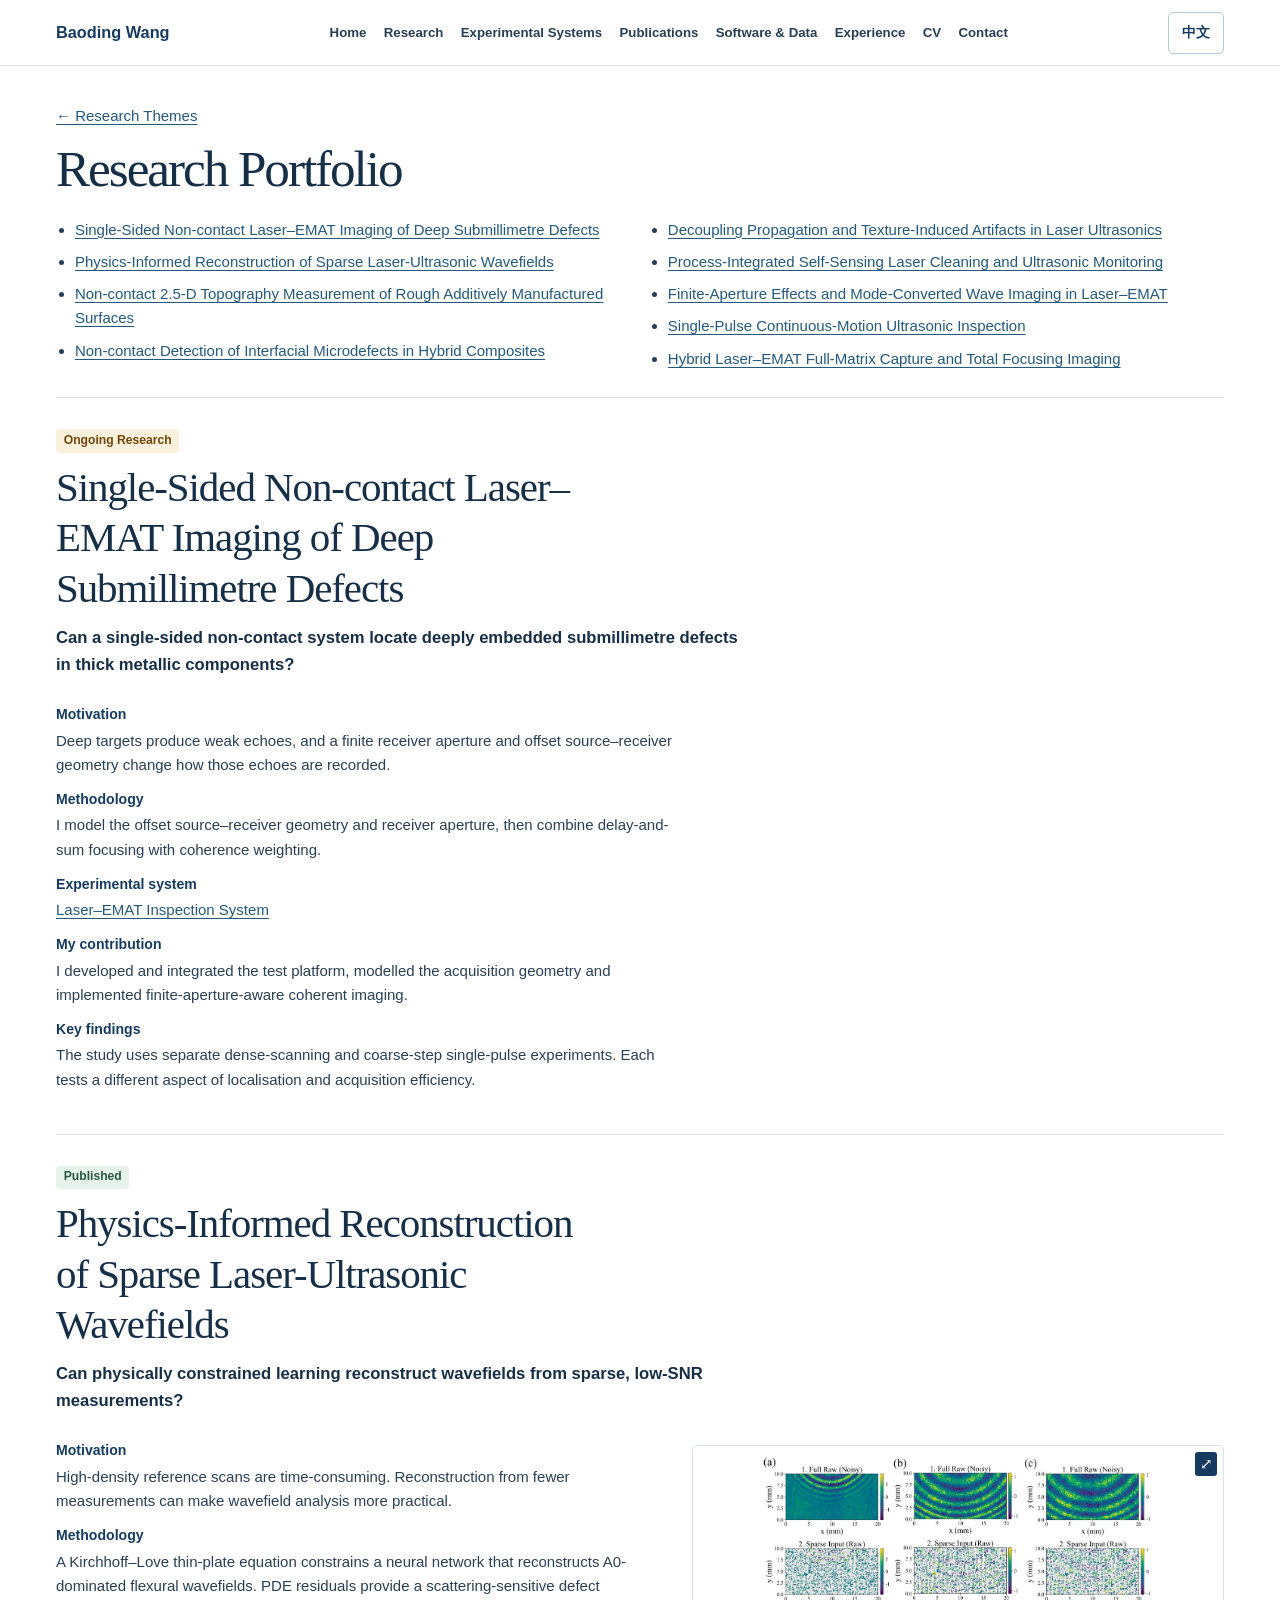
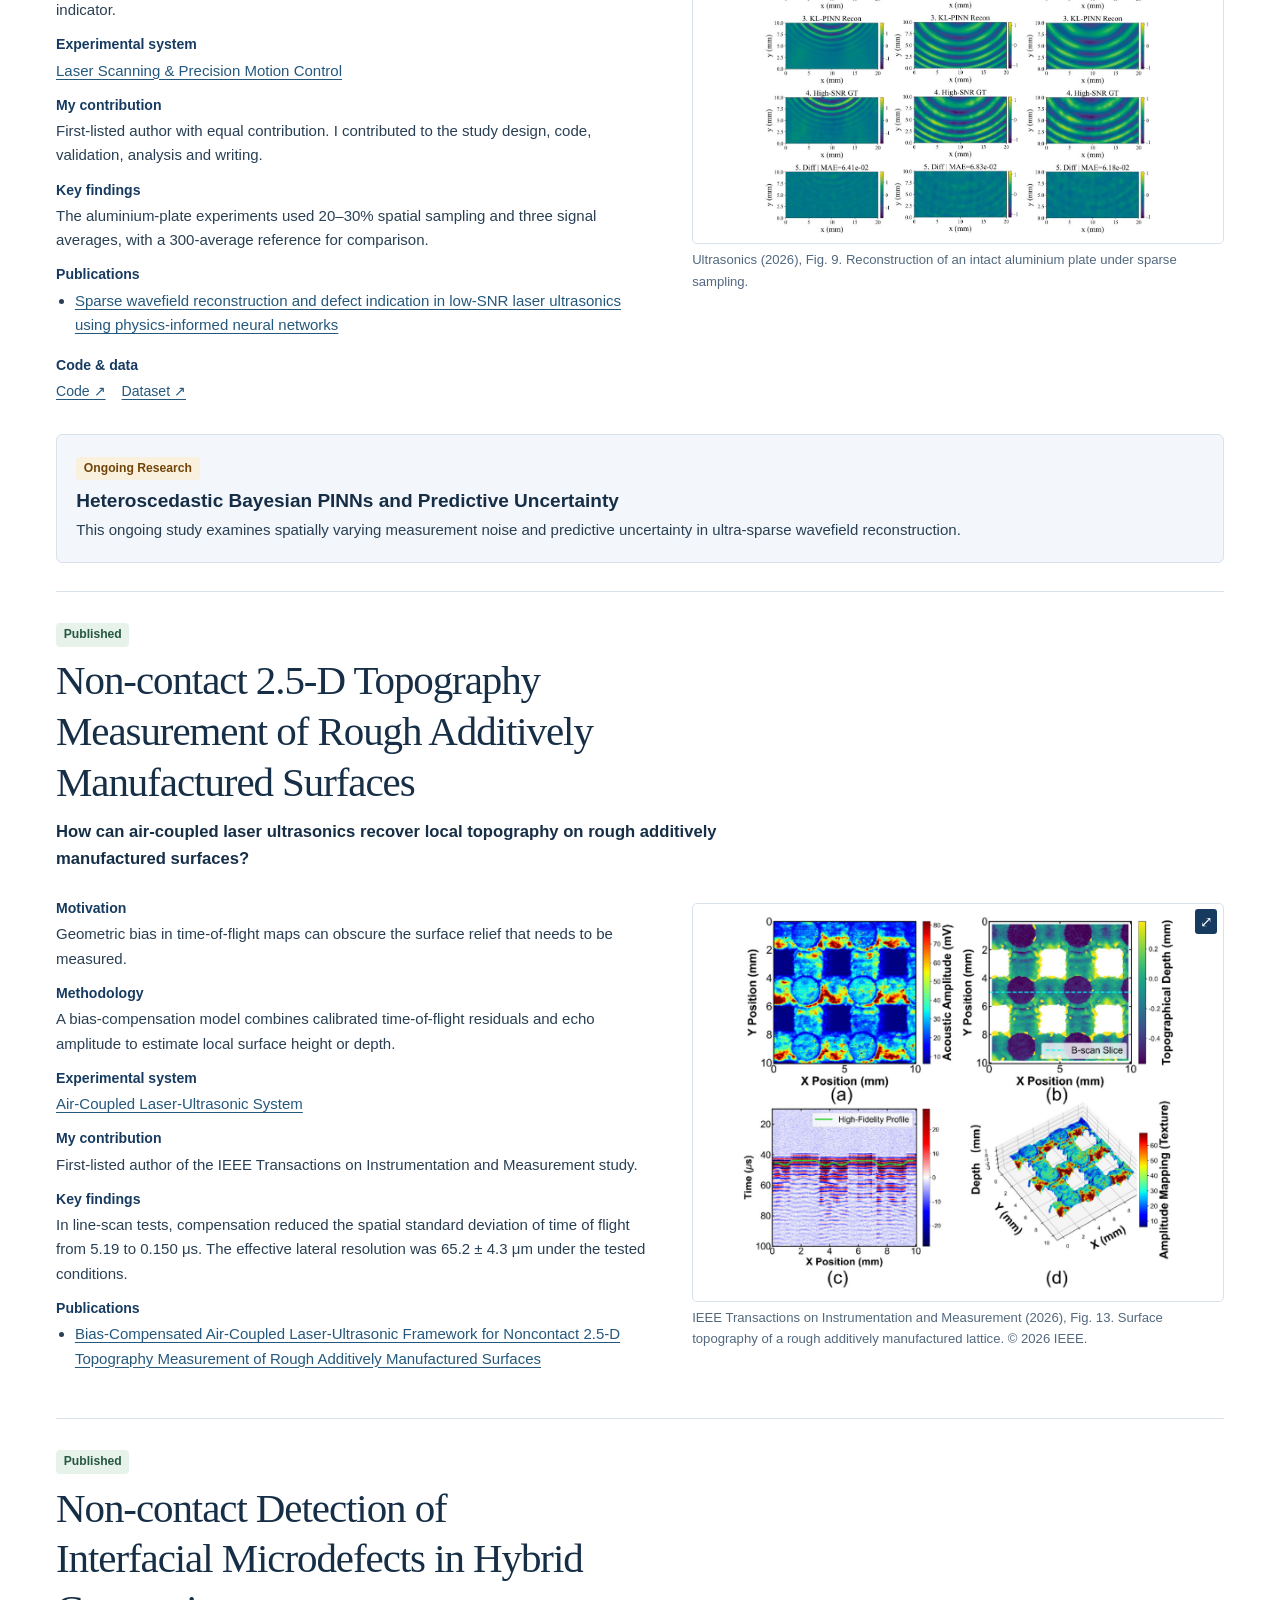
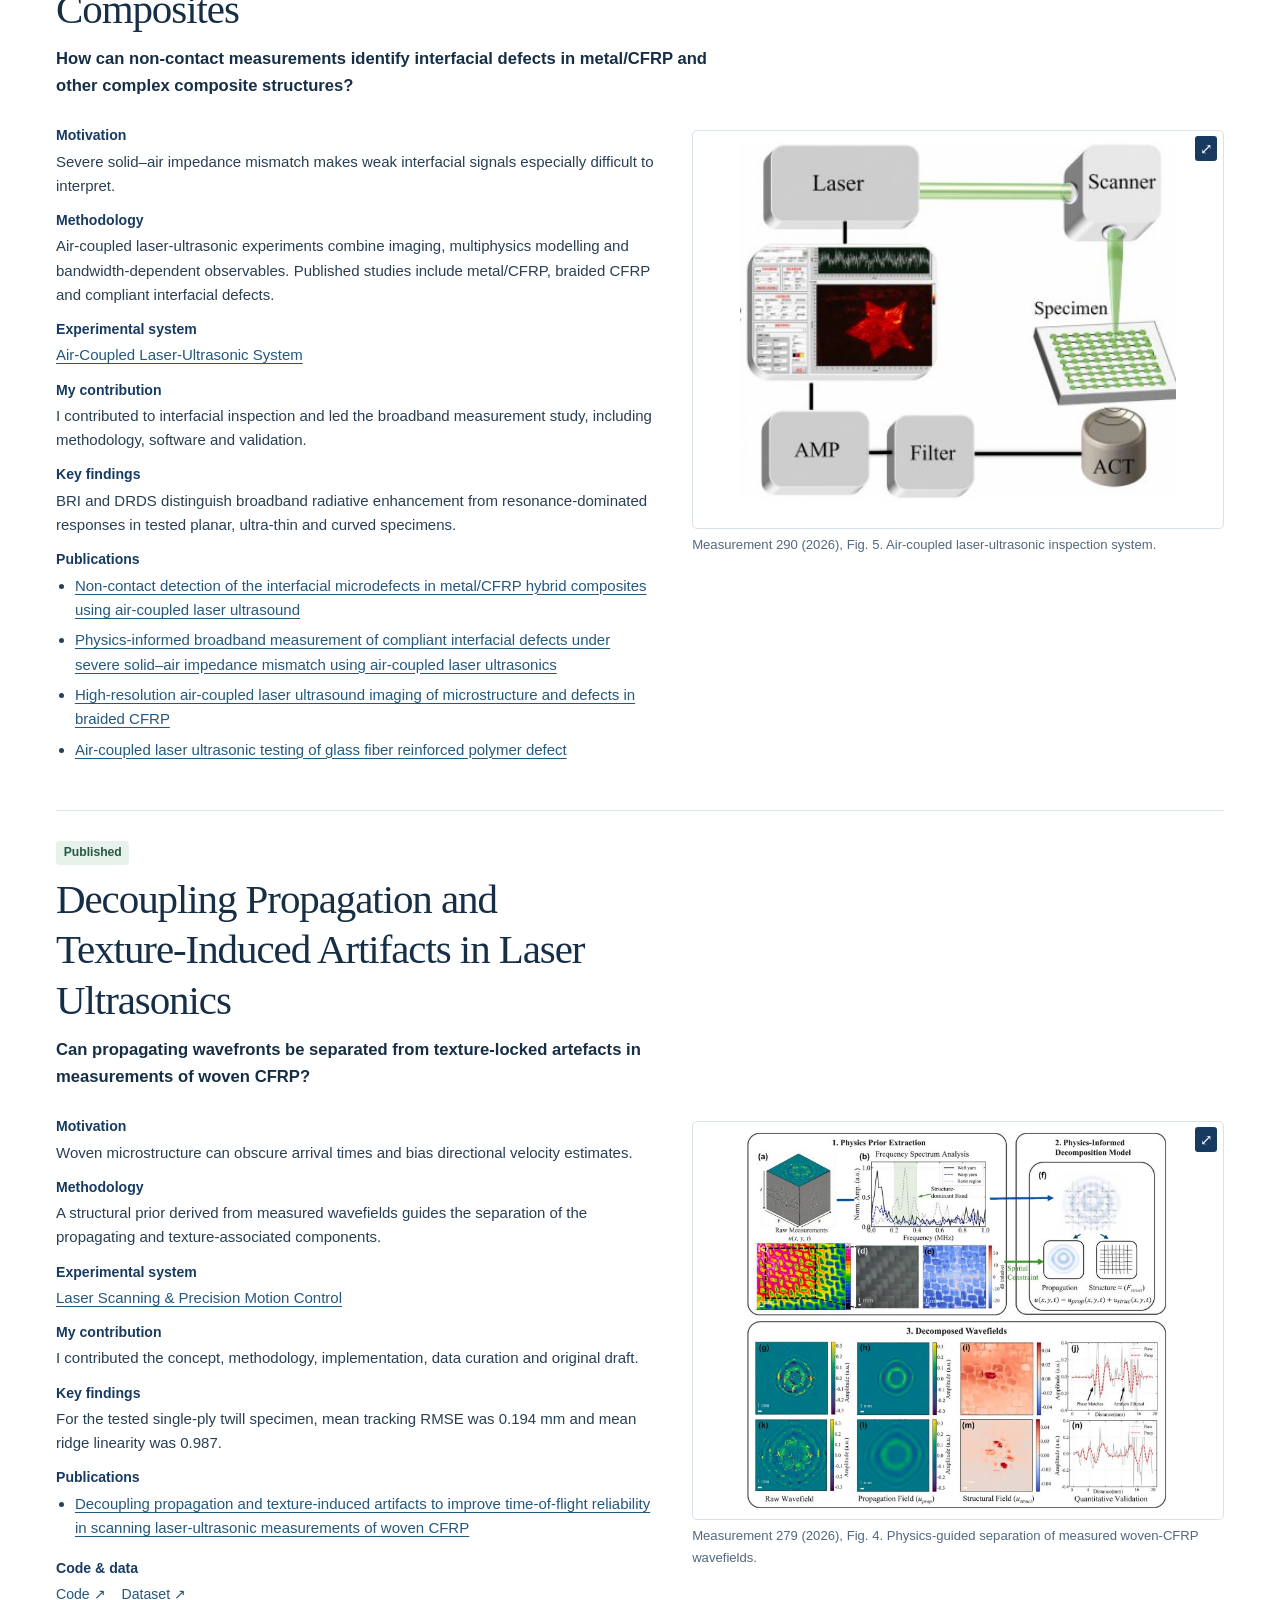
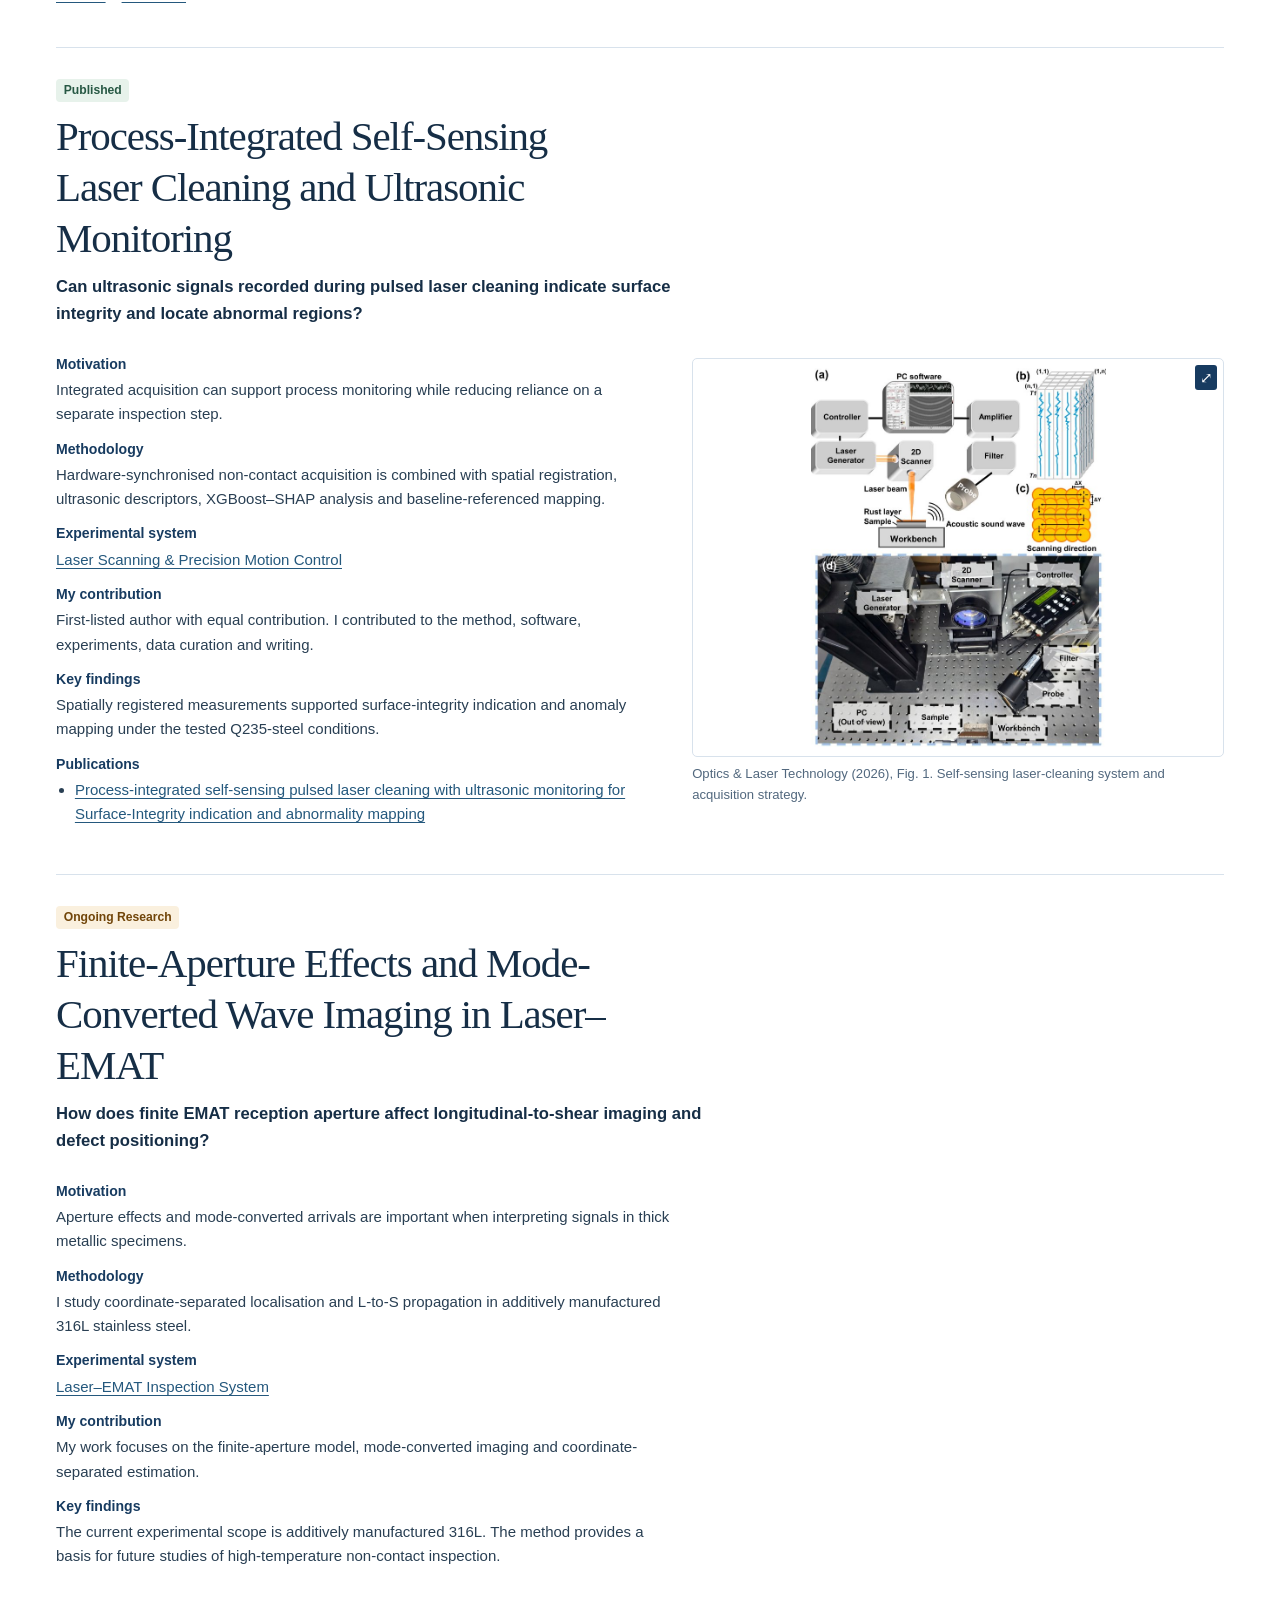
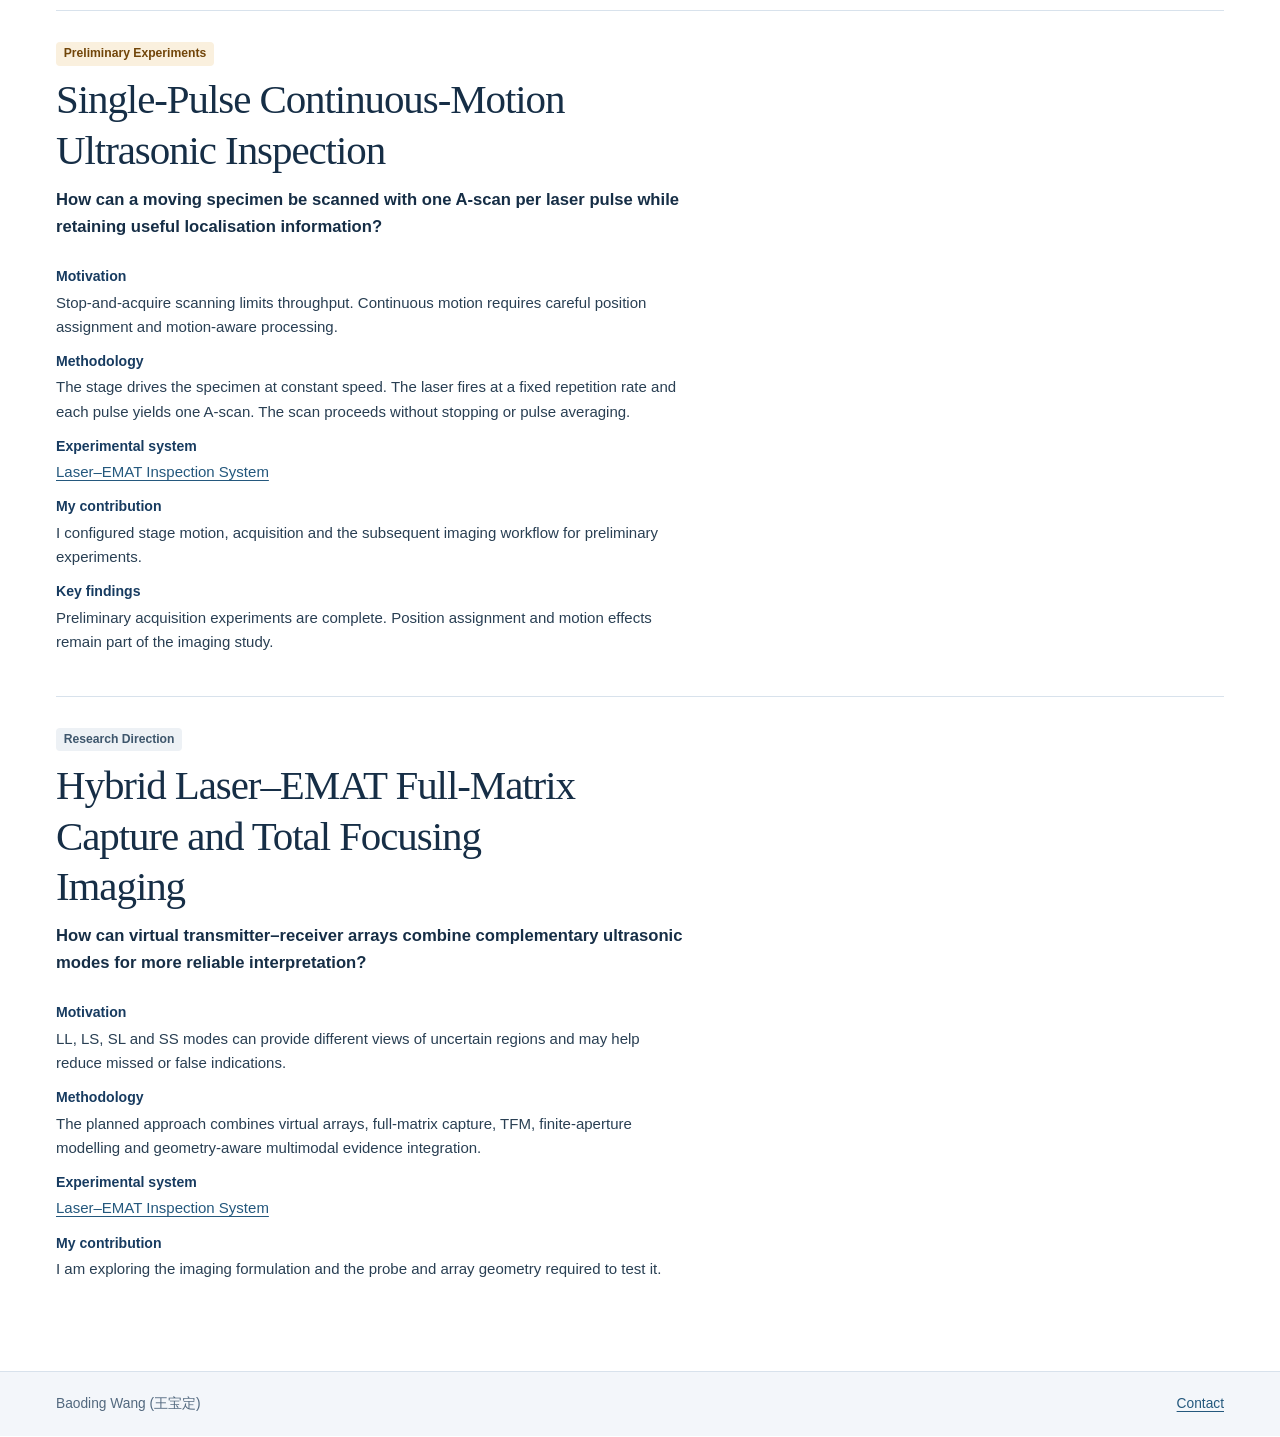
<file: research.html>
<!doctype html>
<html lang="en"><head>
<meta charset="utf-8"><meta name="viewport" content="width=device-width, initial-scale=1">
<meta name="color-scheme" content="light">
<title>Research Portfolio | Baoding Wang</title>
<meta name="description" content="Research portfolio of Baoding Wang. Laser–EMAT, ultrasonic experimental systems, air-coupled measurements and physics-informed ultrasonic imaging.">
<link rel="canonical" href="https://wangbaoding0816.github.io/research.html"><link rel="icon" href="assets/favicon.svg" type="image/svg+xml">
<meta property="og:type" content="website">
<meta property="og:title" content="Research Portfolio | Baoding Wang"><meta property="og:description" content="Research portfolio of Baoding Wang. Laser–EMAT, ultrasonic experimental systems, air-coupled measurements and physics-informed ultrasonic imaging.">
<meta property="og:url" content="https://wangbaoding0816.github.io/research.html"><meta property="og:image" content="https://wangbaoding0816.github.io/assets/images/profile/social-preview.jpg">
<meta property="og:image:width" content="1200"><meta property="og:image:height" content="630">
<meta property="og:image:alt" content="Baoding Wang (王宝定) at Wuhan University">
<meta name="twitter:card" content="summary_large_image">
<script type="application/ld+json">{"@context": "https://schema.org", "@type": "Person", "@id": "https://wangbaoding0816.github.io/#baoding-wang", "name": "Baoding Wang", "alternateName": "王宝定", "url": "https://wangbaoding0816.github.io/", "image": "https://wangbaoding0816.github.io/assets/images/profile/baoding-wang.jpg", "jobTitle": "PhD Student in Mechanical Engineering", "email": "mailto:wangbaoding0522@gmail.com", "affiliation": {"@type": "CollegeOrUniversity", "name": "Wuhan University", "url": "https://en.whu.edu.cn/"}, "sameAs": ["https://github.com/wangbaoding0816", "https://orcid.org/0009-0000-5027-6273"], "knowsAbout": ["Laser ultrasonics", "Laser–EMAT", "Electromagnetic acoustic transducers", "Non-contact nondestructive evaluation", "Ultrasonic experimental systems", "Ultrasonic imaging", "Physics-informed neural networks", "Additive manufacturing inspection"]}</script>
<link rel="stylesheet" href="assets/academic.css">
<script src="assets/academic.js" defer></script>
</head><body data-title-en="Research Portfolio | Baoding Wang" data-title-zh="科研档案 | 王宝定">
<a class="skip" href="#main"><span class="en">Skip to content</span><span class="zh" lang="zh-CN">跳转到正文</span></a>
    <header class="topbar">
      <div class="topbar-inner">
        <a href="index.html#about" class="wordmark"><span class="en">Baoding Wang</span><span class="zh" lang="zh-CN">王宝定</span></a>
        <nav class="topnav" id="site-nav" aria-label="Main navigation" data-label-zh="主导航"><a href="index.html#about"><span class="en">Home</span><span class="zh" lang="zh-CN">首页</span></a><a href="#research"><span class="en">Research</span><span class="zh" lang="zh-CN">科学研究</span></a><a href="index.html#experimental-systems"><span class="en">Experimental Systems</span><span class="zh" lang="zh-CN">实验系统</span></a><a href="index.html#publications"><span class="en">Publications</span><span class="zh" lang="zh-CN">学术成果</span></a><a href="index.html#software-data"><span class="en">Software &amp; Data</span><span class="zh" lang="zh-CN">软件与数据</span></a><a href="index.html#experience"><span class="en">Experience</span><span class="zh" lang="zh-CN">个人经历</span></a><a href="index.html#cv"><span class="en">CV</span><span class="zh" lang="zh-CN">学术简历</span></a><a href="index.html#contact"><span class="en">Contact</span><span class="zh" lang="zh-CN">联系合作</span></a></nav>
        <div class="topbar-controls">
          <button id="menu-toggle" type="button" aria-controls="site-nav" aria-expanded="false" hidden><span class="en">Menu</span><span class="zh" lang="zh-CN">菜单</span></button>
          <button id="language" type="button" lang="zh-CN" hidden>中文</button>
        </div>
      </div>
    </header><main id="main" tabindex="-1"><div class="wrap archive" id="research">
      <header class="archive-header">
        <a href="index.html#research"><span class="en">← Research Themes</span><span class="zh" lang="zh-CN">← 核心研究方向</span></a>
        <h1><span class="en">Research Portfolio</span><span class="zh" lang="zh-CN">科研档案</span></h1>
        <ul class="project-index"><li><a href="#deep-laser-emat"><span class="en">Single-Sided Non-contact Laser–EMAT Imaging of Deep Submillimetre Defects</span><span class="zh" lang="zh-CN">单侧非接触 Laser–EMAT 深层亚毫米缺陷成像</span></a></li><li><a href="#sparse-wavefields"><span class="en">Physics-Informed Reconstruction of Sparse Laser-Ultrasonic Wavefields</span><span class="zh" lang="zh-CN">物理信息神经网络与稀疏激光超声波场重建</span></a></li><li><a href="#am-topography"><span class="en">Non-contact 2.5-D Topography Measurement of Rough Additively Manufactured Surfaces</span><span class="zh" lang="zh-CN">粗糙增材制造表面的非接触 2.5-D 形貌测量</span></a></li><li><a href="#hybrid-composites"><span class="en">Non-contact Detection of Interfacial Microdefects in Hybrid Composites</span><span class="zh" lang="zh-CN">混合复合材料界面微缺陷的非接触检测</span></a></li><li><a href="#propagation-texture"><span class="en">Decoupling Propagation and Texture-Induced Artifacts in Laser Ultrasonics</span><span class="zh" lang="zh-CN">激光超声传播波场与织构诱导伪影解耦</span></a></li><li><a href="#self-sensing-cleaning"><span class="en">Process-Integrated Self-Sensing Laser Cleaning and Ultrasonic Monitoring</span><span class="zh" lang="zh-CN">激光清洗过程集成超声自感知监测</span></a></li><li><a href="#mode-conversion"><span class="en">Finite-Aperture Effects and Mode-Converted Wave Imaging in Laser–EMAT</span><span class="zh" lang="zh-CN">Laser–EMAT 有限孔径效应与模式转换波成像</span></a></li><li><a href="#continuous-motion"><span class="en">Single-Pulse Continuous-Motion Ultrasonic Inspection</span><span class="zh" lang="zh-CN">单脉冲连续运动超声检测</span></a></li><li><a href="#hybrid-fmc-tfm"><span class="en">Hybrid Laser–EMAT Full-Matrix Capture and Total Focusing Imaging</span><span class="zh" lang="zh-CN">混合 Laser–EMAT 全矩阵采集与全聚焦成像</span></a></li></ul>
      </header>
      <div class="project-list" id="ongoing"><article class="project" id="deep-laser-emat">
          <div class="card-heading"><span class="status status-ongoing"><span class="en">Ongoing Research</span><span class="zh" lang="zh-CN">在研</span></span><h2><span class="en">Single-Sided Non-contact Laser–EMAT Imaging of Deep Submillimetre Defects</span><span class="zh" lang="zh-CN">单侧非接触 Laser–EMAT 深层亚毫米缺陷成像</span></h2></div>
          <p class="research-question"><span class="en">Can a single-sided non-contact system locate deeply embedded submillimetre defects in thick metallic components?</span><span class="zh" lang="zh-CN">能否用单侧非接触系统定位厚壁金属构件中的深层亚毫米缺陷？</span></p>
          <div class="project-content no-figure"><dl class="details-grid"><div><dt><span class="en">Motivation</span><span class="zh" lang="zh-CN">研究动机</span></dt><dd><span class="en">Deep targets produce weak echoes, and a finite receiver aperture and offset source–receiver geometry change how those echoes are recorded.</span><span class="zh" lang="zh-CN">深层目标回波较弱，有限接收孔径和偏置收发几何会改变回波的记录方式。</span></dd></div><div><dt><span class="en">Methodology</span><span class="zh" lang="zh-CN">研究方法</span></dt><dd><span class="en">I model the offset source–receiver geometry and receiver aperture, then combine delay-and-sum focusing with coherence weighting.</span><span class="zh" lang="zh-CN">对偏置收发几何和接收孔径建模，结合延时叠加聚焦与相干加权。</span></dd></div><div><dt><span class="en">Experimental system</span><span class="zh" lang="zh-CN">实验系统</span></dt><dd><a href="index.html#system-laser-emat"><span class="en">Laser–EMAT Inspection System</span><span class="zh" lang="zh-CN">激光–电磁超声检测系统</span></a></dd></div><div><dt><span class="en">My contribution</span><span class="zh" lang="zh-CN">个人贡献</span></dt><dd><span class="en">I developed and integrated the test platform, modelled the acquisition geometry and implemented finite-aperture-aware coherent imaging.</span><span class="zh" lang="zh-CN">搭建并集成实验平台，建立收发几何模型，实现有限孔径相干成像。</span></dd></div><div><dt><span class="en">Key findings</span><span class="zh" lang="zh-CN">主要结果</span></dt><dd><span class="en">The study uses separate dense-scanning and coarse-step single-pulse experiments. Each tests a different aspect of localisation and acquisition efficiency.</span><span class="zh" lang="zh-CN">研究分别采用密集扫查和粗步距单脉冲实验，分别检验定位表现与采集效率。</span></dd></div></dl></div>

        </article><article class="project" id="sparse-wavefields">
          <div class="card-heading"><span class="status status-published"><span class="en">Published</span><span class="zh" lang="zh-CN">已发表</span></span><h2><span class="en">Physics-Informed Reconstruction of Sparse Laser-Ultrasonic Wavefields</span><span class="zh" lang="zh-CN">物理信息神经网络与稀疏激光超声波场重建</span></h2></div>
          <p class="research-question"><span class="en">Can physically constrained learning reconstruct wavefields from sparse, low-SNR measurements?</span><span class="zh" lang="zh-CN">能否利用物理约束学习从稀疏、低信噪比测量中恢复波场？</span></p>
          <div class="project-content"><dl class="details-grid"><div><dt><span class="en">Motivation</span><span class="zh" lang="zh-CN">研究动机</span></dt><dd><span class="en">High-density reference scans are time-consuming. Reconstruction from fewer measurements can make wavefield analysis more practical.</span><span class="zh" lang="zh-CN">高密度参考扫查耗时较长，降低采样需求有助于波场分析的实际应用。</span></dd></div><div><dt><span class="en">Methodology</span><span class="zh" lang="zh-CN">研究方法</span></dt><dd><span class="en">A Kirchhoff–Love thin-plate equation constrains a neural network that reconstructs A0-dominated flexural wavefields. PDE residuals provide a scattering-sensitive defect indicator.</span><span class="zh" lang="zh-CN">以 Kirchhoff–Love 薄板方程约束神经网络，重建 A0 模态主导的弯曲波场，并以偏微分方程残差构建对散射敏感的缺陷指示。</span></dd></div><div><dt><span class="en">Experimental system</span><span class="zh" lang="zh-CN">实验系统</span></dt><dd><a href="index.html#system-motion-control"><span class="en">Laser Scanning &amp; Precision Motion Control</span><span class="zh" lang="zh-CN">激光扫描与精密运动控制</span></a></dd></div><div><dt><span class="en">My contribution</span><span class="zh" lang="zh-CN">个人贡献</span></dt><dd><span class="en">First-listed author with equal contribution. I contributed to the study design, code, validation, analysis and writing.</span><span class="zh" lang="zh-CN">列名第一、共同贡献，参与研究构思、软件开发、验证、分析与撰写。</span></dd></div><div><dt><span class="en">Key findings</span><span class="zh" lang="zh-CN">主要结果</span></dt><dd><span class="en">The aluminium-plate experiments used 20–30% spatial sampling and three signal averages, with a 300-average reference for comparison.</span><span class="zh" lang="zh-CN">铝板实验使用 20–30% 空间采样和 3 次平均，与 300 次平均的参考扫查比较。</span></dd></div><div><dt><span class="en">Publications</span><span class="zh" lang="zh-CN">关联论文</span></dt><dd><ul class="reference-list"><li><a href="index.html#paper-sparse-pinn"><span class="en">Sparse wavefield reconstruction and defect indication in low-SNR laser ultrasonics using physics-informed neural networks</span><span class="zh" lang="zh-CN">基于物理信息神经网络的低信噪比激光超声稀疏波场重建与缺陷指示</span></a></li></ul></dd></div><div><dt><span class="en">Code &amp; data</span><span class="zh" lang="zh-CN">代码与数据</span></dt><dd><div class="resource-links"><a href="https://github.com/wangbaoding0816/Laser_Ultrasound_Reconstruction_PINN" target="_blank" rel="noopener noreferrer"><span class="en">Code ↗</span><span class="zh" lang="zh-CN">代码 ↗</span></a><a href="https://github.com/wangbaoding0816/Laser_Ultrasound_Reconstruction_PINN/tree/main/data" target="_blank" rel="noopener noreferrer"><span class="en">Dataset ↗</span><span class="zh" lang="zh-CN">数据 ↗</span></a></div></dd></div></dl><figure class="research-visual">
      <a class="figure-link" href="assets/images/wavefield-reconstruction/pinn-wavefields.jpg" data-figure>
        <img src="assets/images/wavefield-reconstruction/pinn-wavefields.jpg" width="1057" height="1004" alt="Raw and sparsely sampled ultrasonic measurements, KL-PINN reconstructions, reference wavefields and error maps." data-alt-zh="原始与稀疏采样的超声测量、KL-PINN 重建、参考波场和误差图。" loading="lazy" decoding="async">
        <span class="figure-expand" aria-hidden="true">⤢</span>
      </a>
      <figcaption><span class="en">Ultrasonics (2026), Fig. 9. Reconstruction of an intact aluminium plate under sparse sampling.</span><span class="zh" lang="zh-CN">Ultrasonics（2026）图 9。稀疏采样条件下的完整铝板波场重建。</span></figcaption>
    </figure></div>
          <aside class="csc" id="bayesian-pinn"><span class="status status-ongoing"><span class="en">Ongoing Research</span><span class="zh" lang="zh-CN">在研</span></span><h3><span class="en">Heteroscedastic Bayesian PINNs and Predictive Uncertainty</span><span class="zh" lang="zh-CN">异方差贝叶斯 PINN 与预测不确定性</span></h3><p><span class="en">This ongoing study examines spatially varying measurement noise and predictive uncertainty in ultra-sparse wavefield reconstruction.</span><span class="zh" lang="zh-CN">该在研工作研究超稀疏波场重建中的空间变化测量噪声与预测不确定性。</span></p></aside>
        </article><article class="project" id="am-topography">
          <div class="card-heading"><span class="status status-published"><span class="en">Published</span><span class="zh" lang="zh-CN">已发表</span></span><h2><span class="en">Non-contact 2.5-D Topography Measurement of Rough Additively Manufactured Surfaces</span><span class="zh" lang="zh-CN">粗糙增材制造表面的非接触 2.5-D 形貌测量</span></h2></div>
          <p class="research-question"><span class="en">How can air-coupled laser ultrasonics recover local topography on rough additively manufactured surfaces?</span><span class="zh" lang="zh-CN">如何利用空耦激光超声重建粗糙增材制造表面的局部形貌？</span></p>
          <div class="project-content"><dl class="details-grid"><div><dt><span class="en">Motivation</span><span class="zh" lang="zh-CN">研究动机</span></dt><dd><span class="en">Geometric bias in time-of-flight maps can obscure the surface relief that needs to be measured.</span><span class="zh" lang="zh-CN">到时图中的几何偏差会掩盖待测表面起伏。</span></dd></div><div><dt><span class="en">Methodology</span><span class="zh" lang="zh-CN">研究方法</span></dt><dd><span class="en">A bias-compensation model combines calibrated time-of-flight residuals and echo amplitude to estimate local surface height or depth.</span><span class="zh" lang="zh-CN">通过偏差补偿将标定后的飞行时间残差与回波幅值结合，估计局部表面高度或深度。</span></dd></div><div><dt><span class="en">Experimental system</span><span class="zh" lang="zh-CN">实验系统</span></dt><dd><a href="index.html#system-air-coupled"><span class="en">Air-Coupled Laser-Ultrasonic System</span><span class="zh" lang="zh-CN">空耦激光超声检测系统</span></a></dd></div><div><dt><span class="en">My contribution</span><span class="zh" lang="zh-CN">个人贡献</span></dt><dd><span class="en">First-listed author of the IEEE Transactions on Instrumentation and Measurement study.</span><span class="zh" lang="zh-CN">IEEE Transactions on Instrumentation and Measurement 论文列名第一。</span></dd></div><div><dt><span class="en">Key findings</span><span class="zh" lang="zh-CN">主要结果</span></dt><dd><span class="en">In line-scan tests, compensation reduced the spatial standard deviation of time of flight from 5.19 to 0.150 μs. The effective lateral resolution was 65.2 ± 4.3 μm under the tested conditions.</span><span class="zh" lang="zh-CN">直线扫查中，补偿将飞行时间的空间标准差从 5.19 μs 降至 0.150 μs。测试条件下有效横向分辨率为 65.2 ± 4.3 μm。</span></dd></div><div><dt><span class="en">Publications</span><span class="zh" lang="zh-CN">关联论文</span></dt><dd><ul class="reference-list"><li><a href="index.html#paper-tim-topography"><span class="en">Bias-Compensated Air-Coupled Laser-Ultrasonic Framework for Noncontact 2.5-D Topography Measurement of Rough Additively Manufactured Surfaces</span><span class="zh" lang="zh-CN">基于偏差补偿空耦激光超声框架的增材制造粗糙表面非接触 2.5-D 形貌测量</span></a></li></ul></dd></div></dl><figure class="research-visual">
      <a class="figure-link" href="assets/images/additive-manufacturing/tim-topography.png" data-figure>
        <img src="assets/images/additive-manufacturing/tim-topography.png" width="992" height="856" alt="Amplitude C-scan, time-of-flight depth map, B-scan and reconstructed 2.5-D topography of a rough additively manufactured lattice." data-alt-zh="粗糙增材制造点阵的幅值 C 扫描图、飞行时间深度图、B 扫描与 2.5-D 重建形貌。" loading="lazy" decoding="async">
        <span class="figure-expand" aria-hidden="true">⤢</span>
      </a>
      <figcaption><span class="en">IEEE Transactions on Instrumentation and Measurement (2026), Fig. 13. Surface topography of a rough additively manufactured lattice. © 2026 IEEE.</span><span class="zh" lang="zh-CN">IEEE Transactions on Instrumentation and Measurement（2026）图 13。粗糙增材制造点阵的表面形貌。 © 2026 IEEE.</span></figcaption>
    </figure></div>

        </article><article class="project" id="hybrid-composites">
          <div class="card-heading"><span class="status status-published"><span class="en">Published</span><span class="zh" lang="zh-CN">已发表</span></span><h2><span class="en">Non-contact Detection of Interfacial Microdefects in Hybrid Composites</span><span class="zh" lang="zh-CN">混合复合材料界面微缺陷的非接触检测</span></h2></div>
          <p class="research-question"><span class="en">How can non-contact measurements identify interfacial defects in metal/CFRP and other complex composite structures?</span><span class="zh" lang="zh-CN">如何用非接触测量识别金属/CFRP 及其他复杂复合结构中的界面缺陷？</span></p>
          <div class="project-content"><dl class="details-grid"><div><dt><span class="en">Motivation</span><span class="zh" lang="zh-CN">研究动机</span></dt><dd><span class="en">Severe solid–air impedance mismatch makes weak interfacial signals especially difficult to interpret.</span><span class="zh" lang="zh-CN">严重固–气声阻抗失配使弱界面信号难以判读。</span></dd></div><div><dt><span class="en">Methodology</span><span class="zh" lang="zh-CN">研究方法</span></dt><dd><span class="en">Air-coupled laser-ultrasonic experiments combine imaging, multiphysics modelling and bandwidth-dependent observables. Published studies include metal/CFRP, braided CFRP and compliant interfacial defects.</span><span class="zh" lang="zh-CN">结合空耦激光超声成像、多物理场建模及频带相关表征，已发表研究涵盖金属/CFRP、编织 CFRP 和柔性界面缺陷。</span></dd></div><div><dt><span class="en">Experimental system</span><span class="zh" lang="zh-CN">实验系统</span></dt><dd><a href="index.html#system-air-coupled"><span class="en">Air-Coupled Laser-Ultrasonic System</span><span class="zh" lang="zh-CN">空耦激光超声检测系统</span></a></dd></div><div><dt><span class="en">My contribution</span><span class="zh" lang="zh-CN">个人贡献</span></dt><dd><span class="en">I contributed to interfacial inspection and led the broadband measurement study, including methodology, software and validation.</span><span class="zh" lang="zh-CN">参与界面检测研究，并在宽带测量研究中承担方法设计、软件开发和实验验证。</span></dd></div><div><dt><span class="en">Key findings</span><span class="zh" lang="zh-CN">主要结果</span></dt><dd><span class="en">BRI and DRDS distinguish broadband radiative enhancement from resonance-dominated responses in tested planar, ultra-thin and curved specimens.</span><span class="zh" lang="zh-CN">BRI 和 DRDS 在所测试的平面、超薄和曲面试件中区分宽带辐射增强与共振主导响应。</span></dd></div><div><dt><span class="en">Publications</span><span class="zh" lang="zh-CN">关联论文</span></dt><dd><ul class="reference-list"><li><a href="index.html#paper-metal-cfrp"><span class="en">Non-contact detection of the interfacial microdefects in metal/CFRP hybrid composites using air-coupled laser ultrasound</span><span class="zh" lang="zh-CN">基于空耦激光超声的金属/CFRP 混合复合材料界面微缺陷非接触检测</span></a></li><li><a href="index.html#paper-broadband-interface"><span class="en">Physics-informed broadband measurement of compliant interfacial defects under severe solid–air impedance mismatch using air-coupled laser ultrasonics</span><span class="zh" lang="zh-CN">严重固–气声阻抗失配条件下基于空耦激光超声的柔性界面缺陷物理信息宽带测量</span></a></li><li><a href="index.html#paper-braided-cfrp"><span class="en">High-resolution air-coupled laser ultrasound imaging of microstructure and defects in braided CFRP</span><span class="zh" lang="zh-CN">编织 CFRP 微观结构及缺陷的高分辨率空耦激光超声成像</span></a></li><li><a href="index.html#paper-gfrp"><span class="en">Air-coupled laser ultrasonic testing of glass fiber reinforced polymer defect</span><span class="zh" lang="zh-CN">玻璃钢缺陷的空耦激光超声检测</span></a></li></ul></dd></div></dl><figure class="research-visual">
      <a class="figure-link" href="assets/images/air-coupled-laser-ultrasonics/air-coupled-system.jpg" data-figure>
        <img src="assets/images/air-coupled-laser-ultrasonics/air-coupled-system.jpg" width="395" height="344" alt="Schematic of laser excitation, scanner, specimen and air-coupled ultrasonic receiver." data-alt-zh="激光激励、扫描装置、试件和空耦超声接收器示意图。" loading="lazy" decoding="async">
        <span class="figure-expand" aria-hidden="true">⤢</span>
      </a>
      <figcaption><span class="en">Measurement 290 (2026), Fig. 5. Air-coupled laser-ultrasonic inspection system.</span><span class="zh" lang="zh-CN">Measurement 290（2026）图 5。空耦激光超声检测系统。</span></figcaption>
    </figure></div>

        </article><article class="project" id="propagation-texture">
          <div class="card-heading"><span class="status status-published"><span class="en">Published</span><span class="zh" lang="zh-CN">已发表</span></span><h2><span class="en">Decoupling Propagation and Texture-Induced Artifacts in Laser Ultrasonics</span><span class="zh" lang="zh-CN">激光超声传播波场与织构诱导伪影解耦</span></h2></div>
          <p class="research-question"><span class="en">Can propagating wavefronts be separated from texture-locked artefacts in measurements of woven CFRP?</span><span class="zh" lang="zh-CN">能否将编织 CFRP 测量中的传播波前与跟随织构的伪影分开？</span></p>
          <div class="project-content"><dl class="details-grid"><div><dt><span class="en">Motivation</span><span class="zh" lang="zh-CN">研究动机</span></dt><dd><span class="en">Woven microstructure can obscure arrival times and bias directional velocity estimates.</span><span class="zh" lang="zh-CN">编织微结构会干扰到时提取，并使方向波速估计产生偏差。</span></dd></div><div><dt><span class="en">Methodology</span><span class="zh" lang="zh-CN">研究方法</span></dt><dd><span class="en">A structural prior derived from measured wavefields guides the separation of the propagating and texture-associated components.</span><span class="zh" lang="zh-CN">以实测波场提取的结构先验，引导传播分量与织构相关分量的分离。</span></dd></div><div><dt><span class="en">Experimental system</span><span class="zh" lang="zh-CN">实验系统</span></dt><dd><a href="index.html#system-motion-control"><span class="en">Laser Scanning &amp; Precision Motion Control</span><span class="zh" lang="zh-CN">激光扫描与精密运动控制</span></a></dd></div><div><dt><span class="en">My contribution</span><span class="zh" lang="zh-CN">个人贡献</span></dt><dd><span class="en">I contributed the concept, methodology, implementation, data curation and original draft.</span><span class="zh" lang="zh-CN">负责研究构思、方法设计、程序实现、数据整理与初稿撰写。</span></dd></div><div><dt><span class="en">Key findings</span><span class="zh" lang="zh-CN">主要结果</span></dt><dd><span class="en">For the tested single-ply twill specimen, mean tracking RMSE was 0.194 mm and mean ridge linearity was 0.987.</span><span class="zh" lang="zh-CN">在测试的单层斜纹试件中，平均跟踪 RMSE 为 0.194 mm，平均脊线线性度为 0.987。</span></dd></div><div><dt><span class="en">Publications</span><span class="zh" lang="zh-CN">关联论文</span></dt><dd><ul class="reference-list"><li><a href="index.html#paper-woven-separation"><span class="en">Decoupling propagation and texture-induced artifacts to improve time-of-flight reliability in scanning laser-ultrasonic measurements of woven CFRP</span><span class="zh" lang="zh-CN">传播与织构诱导伪影解耦以提高编织 CFRP 扫描激光超声测量的到时可靠性</span></a></li></ul></dd></div><div><dt><span class="en">Code &amp; data</span><span class="zh" lang="zh-CN">代码与数据</span></dt><dd><div class="resource-links"><a href="https://github.com/wangbaoding0816/Woven_CFRP_Wavefield_Separation" target="_blank" rel="noopener noreferrer"><span class="en">Code ↗</span><span class="zh" lang="zh-CN">代码 ↗</span></a><a href="https://zenodo.org/records/18168499" target="_blank" rel="noopener noreferrer"><span class="en">Dataset ↗</span><span class="zh" lang="zh-CN">数据 ↗</span></a></div></dd></div></dl><figure class="research-visual">
      <a class="figure-link" href="assets/images/composites/woven-cfrp.jpg" data-figure>
        <img src="assets/images/composites/woven-cfrp.jpg" width="693" height="617" alt="Structural prior, propagation–texture decomposition and comparisons of measured and decomposed wavefields." data-alt-zh="结构先验、传播–织构解耦及实测波场与分解结果对比。" loading="lazy" decoding="async">
        <span class="figure-expand" aria-hidden="true">⤢</span>
      </a>
      <figcaption><span class="en">Measurement 279 (2026), Fig. 4. Physics-guided separation of measured woven-CFRP wavefields.</span><span class="zh" lang="zh-CN">Measurement 279（2026）图 4。编织 CFRP 实测波场的物理引导分离。</span></figcaption>
    </figure></div>

        </article><article class="project" id="self-sensing-cleaning">
          <div class="card-heading"><span class="status status-published"><span class="en">Published</span><span class="zh" lang="zh-CN">已发表</span></span><h2><span class="en">Process-Integrated Self-Sensing Laser Cleaning and Ultrasonic Monitoring</span><span class="zh" lang="zh-CN">激光清洗过程集成超声自感知监测</span></h2></div>
          <p class="research-question"><span class="en">Can ultrasonic signals recorded during pulsed laser cleaning indicate surface integrity and locate abnormal regions?</span><span class="zh" lang="zh-CN">脉冲激光清洗过程中获得的超声信号能否用于表面完整性指示与异常定位？</span></p>
          <div class="project-content"><dl class="details-grid"><div><dt><span class="en">Motivation</span><span class="zh" lang="zh-CN">研究动机</span></dt><dd><span class="en">Integrated acquisition can support process monitoring while reducing reliance on a separate inspection step.</span><span class="zh" lang="zh-CN">过程集成采集可支持加工监测，减少对单独检测步骤的依赖。</span></dd></div><div><dt><span class="en">Methodology</span><span class="zh" lang="zh-CN">研究方法</span></dt><dd><span class="en">Hardware-synchronised non-contact acquisition is combined with spatial registration, ultrasonic descriptors, XGBoost–SHAP analysis and baseline-referenced mapping.</span><span class="zh" lang="zh-CN">将硬件同步非接触采集与空间配准、超声特征、XGBoost–SHAP 分析和基线参照映射相结合。</span></dd></div><div><dt><span class="en">Experimental system</span><span class="zh" lang="zh-CN">实验系统</span></dt><dd><a href="index.html#system-motion-control"><span class="en">Laser Scanning &amp; Precision Motion Control</span><span class="zh" lang="zh-CN">激光扫描与精密运动控制</span></a></dd></div><div><dt><span class="en">My contribution</span><span class="zh" lang="zh-CN">个人贡献</span></dt><dd><span class="en">First-listed author with equal contribution. I contributed to the method, software, experiments, data curation and writing.</span><span class="zh" lang="zh-CN">列名第一、共同贡献，参与方法设计、软件开发、实验、数据整理与撰写。</span></dd></div><div><dt><span class="en">Key findings</span><span class="zh" lang="zh-CN">主要结果</span></dt><dd><span class="en">Spatially registered measurements supported surface-integrity indication and anomaly mapping under the tested Q235-steel conditions.</span><span class="zh" lang="zh-CN">在所测试的 Q235 钢工况下，通过空间配准测量实现表面完整性指示与异常映射。</span></dd></div><div><dt><span class="en">Publications</span><span class="zh" lang="zh-CN">关联论文</span></dt><dd><ul class="reference-list"><li><a href="index.html#paper-laser-cleaning"><span class="en">Process-integrated self-sensing pulsed laser cleaning with ultrasonic monitoring for Surface-Integrity indication and abnormality mapping</span><span class="zh" lang="zh-CN">面向表面完整性指示与异常映射的脉冲激光清洗过程集成自感知超声监测</span></a></li></ul></dd></div></dl><figure class="research-visual">
      <a class="figure-link" href="assets/images/laser-cleaning/laser-cleaning.jpg" data-figure>
        <img src="assets/images/laser-cleaning/laser-cleaning.jpg" width="677" height="870" alt="Photograph and schematic of the laser-cleaning apparatus and scanning sequence." data-alt-zh="激光清洗装置实物、系统示意和扫描时序。" loading="lazy" decoding="async">
        <span class="figure-expand" aria-hidden="true">⤢</span>
      </a>
      <figcaption><span class="en">Optics &amp; Laser Technology (2026), Fig. 1. Self-sensing laser-cleaning system and acquisition strategy.</span><span class="zh" lang="zh-CN">Optics &amp; Laser Technology（2026）图 1。自感知激光清洗实验平台与采集策略。</span></figcaption>
    </figure></div>

        </article><article class="project" id="mode-conversion">
          <div class="card-heading"><span class="status status-ongoing"><span class="en">Ongoing Research</span><span class="zh" lang="zh-CN">在研</span></span><h2><span class="en">Finite-Aperture Effects and Mode-Converted Wave Imaging in Laser–EMAT</span><span class="zh" lang="zh-CN">Laser–EMAT 有限孔径效应与模式转换波成像</span></h2></div>
          <p class="research-question"><span class="en">How does finite EMAT reception aperture affect longitudinal-to-shear imaging and defect positioning?</span><span class="zh" lang="zh-CN">有限 EMAT 接收孔径如何影响纵波–横波成像与缺陷定位？</span></p>
          <div class="project-content no-figure"><dl class="details-grid"><div><dt><span class="en">Motivation</span><span class="zh" lang="zh-CN">研究动机</span></dt><dd><span class="en">Aperture effects and mode-converted arrivals are important when interpreting signals in thick metallic specimens.</span><span class="zh" lang="zh-CN">在厚金属试件中解释超声信号时，需要考虑有限孔径效应与模式转换到达。</span></dd></div><div><dt><span class="en">Methodology</span><span class="zh" lang="zh-CN">研究方法</span></dt><dd><span class="en">I study coordinate-separated localisation and L-to-S propagation in additively manufactured 316L stainless steel.</span><span class="zh" lang="zh-CN">研究增材制造 316L 不锈钢中的坐标分离定位与纵–横波模式转换。</span></dd></div><div><dt><span class="en">Experimental system</span><span class="zh" lang="zh-CN">实验系统</span></dt><dd><a href="index.html#system-laser-emat"><span class="en">Laser–EMAT Inspection System</span><span class="zh" lang="zh-CN">激光–电磁超声检测系统</span></a></dd></div><div><dt><span class="en">My contribution</span><span class="zh" lang="zh-CN">个人贡献</span></dt><dd><span class="en">My work focuses on the finite-aperture model, mode-converted imaging and coordinate-separated estimation.</span><span class="zh" lang="zh-CN">负责有限孔径建模、模式转换波成像与坐标分离估计。</span></dd></div><div><dt><span class="en">Key findings</span><span class="zh" lang="zh-CN">主要结果</span></dt><dd><span class="en">The current experimental scope is additively manufactured 316L. The method provides a basis for future studies of high-temperature non-contact inspection.</span><span class="zh" lang="zh-CN">当前实验范围为增材制造 316L，为后续高温非接触检测研究提供方法基础。</span></dd></div></dl></div>

        </article><article class="project" id="continuous-motion">
          <div class="card-heading"><span class="status status-preliminary"><span class="en">Preliminary Experiments</span><span class="zh" lang="zh-CN">初步实验</span></span><h2><span class="en">Single-Pulse Continuous-Motion Ultrasonic Inspection</span><span class="zh" lang="zh-CN">单脉冲连续运动超声检测</span></h2></div>
          <p class="research-question"><span class="en">How can a moving specimen be scanned with one A-scan per laser pulse while retaining useful localisation information?</span><span class="zh" lang="zh-CN">如何在试件连续运动条件下实现每个激光脉冲采集一条 A-scan，并保留有用的定位信息？</span></p>
          <div class="project-content no-figure"><dl class="details-grid"><div><dt><span class="en">Motivation</span><span class="zh" lang="zh-CN">研究动机</span></dt><dd><span class="en">Stop-and-acquire scanning limits throughput. Continuous motion requires careful position assignment and motion-aware processing.</span><span class="zh" lang="zh-CN">停走式采集限制检测效率。连续运动条件下需要合理分配采集位置并考虑运动对成像的影响。</span></dd></div><div><dt><span class="en">Methodology</span><span class="zh" lang="zh-CN">研究方法</span></dt><dd><span class="en">The stage drives the specimen at constant speed. The laser fires at a fixed repetition rate and each pulse yields one A-scan. The scan proceeds without stopping or pulse averaging.</span><span class="zh" lang="zh-CN">运动平台带动试件匀速运动，激光以固定重复频率发射，每脉冲采集一条 A-scan，扫查过程中不停顿、不平均。</span></dd></div><div><dt><span class="en">Experimental system</span><span class="zh" lang="zh-CN">实验系统</span></dt><dd><a href="index.html#system-laser-emat"><span class="en">Laser–EMAT Inspection System</span><span class="zh" lang="zh-CN">激光–电磁超声检测系统</span></a></dd></div><div><dt><span class="en">My contribution</span><span class="zh" lang="zh-CN">个人贡献</span></dt><dd><span class="en">I configured stage motion, acquisition and the subsequent imaging workflow for preliminary experiments.</span><span class="zh" lang="zh-CN">负责初步实验的运动平台、采集配置及后续成像流程。</span></dd></div><div><dt><span class="en">Key findings</span><span class="zh" lang="zh-CN">主要结果</span></dt><dd><span class="en">Preliminary acquisition experiments are complete. Position assignment and motion effects remain part of the imaging study.</span><span class="zh" lang="zh-CN">已完成初步采集实验，位置分配与运动影响仍是成像研究问题。</span></dd></div></dl></div>

        </article><article class="project" id="hybrid-fmc-tfm">
          <div class="card-heading"><span class="status status-future"><span class="en">Research Direction</span><span class="zh" lang="zh-CN">拟开展方向</span></span><h2><span class="en">Hybrid Laser–EMAT Full-Matrix Capture and Total Focusing Imaging</span><span class="zh" lang="zh-CN">混合 Laser–EMAT 全矩阵采集与全聚焦成像</span></h2></div>
          <p class="research-question"><span class="en">How can virtual transmitter–receiver arrays combine complementary ultrasonic modes for more reliable interpretation?</span><span class="zh" lang="zh-CN">如何用虚拟收发阵列融合不同超声模式的互补信息，提高判读可靠性？</span></p>
          <div class="project-content no-figure"><dl class="details-grid"><div><dt><span class="en">Motivation</span><span class="zh" lang="zh-CN">研究动机</span></dt><dd><span class="en">LL, LS, SL and SS modes can provide different views of uncertain regions and may help reduce missed or false indications.</span><span class="zh" lang="zh-CN">LL、LS、SL 和 SS 模式可为单一模式下的不确定区域提供互补信息，有望减少漏检与误判。</span></dd></div><div><dt><span class="en">Methodology</span><span class="zh" lang="zh-CN">研究方法</span></dt><dd><span class="en">The planned approach combines virtual arrays, full-matrix capture, TFM, finite-aperture modelling and geometry-aware multimodal evidence integration.</span><span class="zh" lang="zh-CN">拟结合虚拟阵列、全矩阵采集、全聚焦法、有限孔径建模和考虑收发几何的多模态证据融合。</span></dd></div><div><dt><span class="en">Experimental system</span><span class="zh" lang="zh-CN">实验系统</span></dt><dd><a href="index.html#system-laser-emat"><span class="en">Laser–EMAT Inspection System</span><span class="zh" lang="zh-CN">激光–电磁超声检测系统</span></a></dd></div><div><dt><span class="en">My contribution</span><span class="zh" lang="zh-CN">个人贡献</span></dt><dd><span class="en">I am exploring the imaging formulation and the probe and array geometry required to test it.</span><span class="zh" lang="zh-CN">正在探索成像模型，以及用于实验验证的探头与阵列几何。</span></dd></div></dl></div>

        </article></div>
    </div></main>
<footer class="footer"><div class="wrap footer-inner">
  <span>Baoding Wang (王宝定)</span>
  <a href="index.html#contact"><span class="en">Contact</span><span class="zh" lang="zh-CN">联系合作</span></a>
</div></footer>
<dialog id="figure-dialog" aria-labelledby="figure-caption">
  <div class="dialog-toolbar">
    <a id="figure-original" target="_blank" rel="noopener noreferrer"><span class="en">Open full-resolution image ↗</span><span class="zh" lang="zh-CN">打开原图 ↗</span></a>
    <button id="figure-close" class="button" type="button"><span class="en">Close</span><span class="zh" lang="zh-CN">关闭</span></button>
  </div>
  <figure><img id="figure-full" alt=""><figcaption id="figure-caption"></figcaption></figure>
</dialog>
<p class="sr-only" id="feedback" role="status"></p>
</body></html>
</file>
<file: assets/academic.css>
/* Bilingual academic site · layout and visual tokens */
:root {
  color-scheme: light;
  --navy: #173b60;
  --blue: #24587d;
  --ink: #162e46;
  --text: #293f53;
  --muted: #52687e;
  --line: #d8e2ec;
  --pale: #f3f6fa;
  --paper: #fff;
  --measure: 1168px;
}
*, *::before, *::after { box-sizing: border-box; }
[hidden] { display: none !important; }
html { scroll-padding-top: 78px; }
body {
  margin: 0;
  background: var(--paper);
  color: var(--text);
  font: 15px/1.62 "Segoe UI", "Microsoft YaHei", Arial, sans-serif;
}
body, input, select, button { font-family: "Segoe UI", "Microsoft YaHei", Arial, sans-serif; }
button, input, select { font-size: inherit; }
a { color: var(--blue); text-underline-offset: .19em; overflow-wrap: anywhere; }
a:hover { color: var(--navy); }
a:focus-visible, button:focus-visible, summary:focus-visible, input:focus-visible,
select:focus-visible, [tabindex]:focus-visible { outline: 3px solid #936117; outline-offset: 3px; }
.zh { display: none; }
html[lang="zh-CN"] .en { display: none; }
html[lang="zh-CN"] .zh { display: revert; }
html[lang="zh-CN"] h1, html[lang="zh-CN"] h2 { font-family: inherit; letter-spacing: normal; }
img { max-width: 100%; display: block; height: auto; }
figure { margin: 0; }
h1, h2, h3, h4 { margin: 0; color: var(--ink); line-height: 1.24; }
h1, h2 { font-family: Georgia, "Times New Roman", serif; font-weight: 500; }
h1 { font-size: clamp(2.15rem, 5.05vw, 3.8rem); letter-spacing: -.04em; line-height: 1.08; text-wrap: balance; }
h2 { font-size: clamp(1.8rem, 3.2vw, 2.62rem); letter-spacing: -.026em; }
h3 { font-size: 1.19rem; font-weight: 650; }
h4 { font-size: 1.03rem; font-weight: 650; }
p { margin: 0 0 .8em; }
p:last-child { margin-bottom: 0; }
ul, ol { padding-inline-start: 1.18rem; }
.muted { color: var(--muted); font-size: .875rem; }
.wrap { width: min(var(--measure), calc(100% - 3rem)); margin-inline: auto; }
.sr-only, .skip:not(:focus) {
  position: absolute;
  width: 1px;
  height: 1px;
  padding: 0;
  clip-path: inset(50%);
  overflow: hidden;
  white-space: nowrap;
}
.skip:focus { position: fixed; left: 1rem; top: .6rem; z-index: 20; background: var(--paper); padding: .6rem .9rem; }
.topbar { position: sticky; top: 0; z-index: 5; background: var(--paper); border-bottom: 1px solid var(--line); }
.topbar-inner {
  width: min(var(--measure), calc(100% - 3rem));
  min-height: 65px;
  margin: auto;
  display: flex;
  align-items: center;
  justify-content: space-between;
  gap: 1.5rem;
}
.wordmark { font-size: 1.02rem; font-weight: 700; color: var(--navy); text-decoration: none; white-space: nowrap; }
.topnav { display: flex; align-items: center; gap: clamp(.65rem, 1.35vw, 1.3rem); }
.topnav a { white-space: nowrap; text-decoration: none; color: var(--text); font-weight: 600; font-size: .83rem; }
.topnav a:hover { text-decoration: underline; }
.topbar-controls { display: flex; gap: .4rem; }
.topbar button, .button {
  min-height: 42px;
  padding: .52rem .82rem;
  border: 1px solid #b5c8d8;
  border-radius: 5px;
  background: var(--paper);
  color: var(--navy);
  cursor: pointer;
  font-weight: 650;
  font-size: .86rem;
  line-height: 1.3;
}
.button { display: inline-flex; align-items: center; justify-content: center; text-decoration: none; }
.button:hover, .topbar button:hover { background: #e9f0f7; }
.button.primary { color: #fff; background: var(--navy); border-color: var(--navy); }
.button.primary:hover { background: #214d75; }
.hero { background: var(--pale); border-bottom: 1px solid var(--line); padding: 55px 0 30px; }
.hero-layout {
  display: grid;
  grid-template-columns: minmax(0, 1fr) 250px;
  grid-template-areas: "identity profile" "copy profile";
  gap: 1.18rem clamp(2.25rem, 6vw, 6.2rem);
  align-items: start;
}
.hero-intro { grid-area: identity; align-self: end; }
.hero-copy { grid-area: copy; min-width: 0; }
.identity {
  display: flex;
  flex-wrap: wrap;
  gap: .5rem 1rem;
  align-items: baseline;
  margin: 0 0 .1rem;
  color: var(--navy);
  font-size: clamp(1.4rem, 2.2vw, 1.9rem);
  font-weight: 700;
}
.identity-alt { color: var(--muted); font-size: .64em; font-weight: 500; }
.profile-role { color: var(--muted); margin: .075rem 0 0; font-weight: 600; }
.subtitle { color: var(--blue); font-weight: 650; margin: 1.05rem 0 1.2rem; }
.hero-prose { max-width: 730px; line-height: 1.65; }
.hero-actions, .resource-links, .pub-meta { display: flex; align-items: center; flex-wrap: wrap; gap: .5rem 1rem; }
.hero-actions { margin-top: 1.32rem; gap: .55rem; }
.resource-links { margin-top: .8rem; font-size: .88rem; }
.hero-copy .resource-links { margin-top: .7rem; }
.profile-panel { grid-area: profile; max-width: 250px; display: grid; gap: .75rem; }
.portrait { width: 100%; border: 1px solid var(--line); border-radius: 5px; }
.profile-detail { font-size: .9rem; line-height: 1.5; }
.profile-detail p { margin: 0 0 .4rem; }
.profile-detail p:first-child { color: var(--navy); font-weight: 650; }
.facts {
  list-style: none;
  display: grid;
  grid-template-columns: repeat(4, minmax(0, 1fr));
  margin: 2rem 0 0;
  padding: 0;
  border-top: 1px solid #c9d8e5;
}
.facts li { min-width: 0; padding: .95rem .7rem 0 1.35rem; border-left: 1px solid #c9d8e5; }
.facts li:first-child { border-left: none; padding-left: 0; }
.facts a { display: flex; flex-direction: column; text-decoration: none; color: var(--text); font-weight: 550; font-size: .88rem; }
.facts a:hover { text-decoration: underline; }
.facts strong { color: var(--navy); font-family: Georgia, serif; font-size: 2rem; line-height: 1.2; font-weight: 500; }
.section { border-bottom: 1px solid var(--line); padding-block: 2.75rem; }
.section:last-child { border-bottom: 0; }
.section > h2 { margin-bottom: .9rem; }
.section > h3 { margin-top: 1.65rem; }
.section > p { max-width: 76ch; }
.section-description { color: var(--muted); }
.section[id], .project[id], .publication[id], .system-card[id] { scroll-margin-top: .85rem; }
.card-grid { display: grid; grid-template-columns: repeat(2, minmax(0, 1fr)); gap: 1rem; margin-top: 1.18rem; align-items: start; }
.card { min-width: 0; padding: 1.25rem; border: 1px solid var(--line); border-radius: 6px; }
.card > h3, .card-heading { margin-bottom: .68rem; }
.card-heading h3 a { color: var(--ink); text-decoration: none; }
.card-heading h3 a:hover { text-decoration: underline; }
.status, .role {
  display: inline-block;
  margin-bottom: .55rem;
  padding: .18rem .48rem;
  background: #eaf1f8;
  color: #254b71;
  font-size: .76rem;
  font-weight: 650;
  border-radius: 4px;
  line-height: 1.45;
}
.status-ongoing, .status-preliminary, .status-development, .status-revision, .status-submitted {
  color: #714509; background: #faf0de;
}
.status-future, .status-hands-on { color: #3e566c; background: #edf1f5; }
.status-published { color: #275844; background: #e7f2eb; }
.status-mixed { color: #324c70; background: #e9eef7; }
.theme p, .system-card p { margin-bottom: .65rem; }
#theme-laser-emat, #system-laser-emat, .selected.wide { background: var(--pale); border-inline-start: 3px solid var(--blue); }
.selected.wide { grid-column: 1 / -1; }
.details-grid { display: grid; gap: .68rem; margin: .7rem 0 .8rem; }
.details-grid dt { font-size: .88rem; color: var(--navy); font-weight: 650; }
.details-grid dd { margin: .16rem 0 0; }
.details-grid .resource-links { margin: 0; }
.reference-list { margin: .12rem 0 0; }
.reference-list li { margin: 0 0 .38rem; }
summary { cursor: pointer; color: var(--blue); font-weight: 650; font-size: .88rem; padding-block: .28rem; }
details { margin-top: .45rem; }
details[open] > summary { margin-bottom: .6rem; }
.research-visual { min-width: 0; margin-top: 1.05rem; }
.figure-link { position: relative; display: block; border: 1px solid var(--line); border-radius: 5px; background: white; cursor: zoom-in; }
.figure-link:hover { border-color: var(--blue); }
.figure-link img { width: 100%; height: clamp(150px, 21vw, 248px); object-fit: contain; padding: .55rem; }
.figure-expand { position: absolute; top: .35rem; right: .35rem; background: var(--navy); color: white; line-height: 1; padding: .3rem; border-radius: 3px; }
figcaption { color: var(--muted); font-size: .82rem; margin-top: .35rem; }
.media-grid { display: grid; grid-template-columns: repeat(auto-fit, minmax(min(170px, 100%), 1fr)); gap: .75rem; }
.media-grid .figure-link img { height: clamp(145px, 15vw, 205px); }
video { width: 100%; }
.expertise-grid { grid-template-columns: repeat(3, minmax(0, 1fr)); align-items: stretch; }
.expertise p { font-size: .92rem; }
.workflow { margin-top: 1.2rem; padding: 1.3rem; background: var(--pale); border: 1px solid var(--line); border-radius: 6px; }
.workflow ol {
  display: grid;
  grid-template-columns: repeat(7, minmax(0, 1fr));
  gap: .9rem;
  padding: 0;
  list-style: none;
  margin: .95rem 0;
}
.workflow li {
  display: grid;
  place-items: center;
  position: relative;
  text-align: center;
  line-height: 1.35;
  min-height: 62px;
  padding: .36rem;
  background: white;
  border: 1px solid #c6d7e6;
  border-radius: 4px;
  color: var(--navy);
  font-weight: 600;
  font-size: .8rem;
}
.workflow li:not(:last-child)::after { content: "→"; position: absolute; right: -.85rem; top: 50%; transform: translateY(-50%); color: var(--blue); }
.workflow-support { border-top: 1px solid #c6d7e6; padding-top: .65rem; color: var(--blue); font-size: .86rem; }
.resource-integration { margin-top: 1.2rem; }
.resource-integration h3 { margin-bottom: .4rem; }
.filters {
  display: grid;
  grid-template-columns: minmax(170px, 1.35fr) minmax(76px, .45fr) minmax(150px, 1fr) repeat(2, minmax(116px, .75fr));
  gap: .7rem;
  margin: 1.15rem 0 .57rem;
  background: var(--pale);
  border-radius: 6px;
  padding: 1rem;
}
.filters label { display: grid; gap: .35rem; color: var(--ink); font-size: .85rem; font-weight: 650; min-width: 0; }
.filters input, .filters select {
  min-width: 0;
  width: 100%;
  min-height: 42px;
  background: white;
  color: var(--ink);
  padding: .42rem;
  border: 1px solid #b0c3d5;
  border-radius: 4px;
  font-weight: 400;
}
#publication-count { margin-bottom: 1rem; }
.publication-group > h3 { padding: .65rem 0; border-bottom: 1px solid var(--line); }
.publication { padding: 1.02rem 0; border-bottom: 1px solid var(--line); }
.publication h4 { max-width: 100ch; margin: 0 0 .45rem; }
.publication p { margin: 0 0 .45rem; }
.authors, .journal, .paper-translation { font-size: .89rem; color: var(--muted); }
.authors strong { color: var(--ink); }
.authors sup { margin-left: .06em; }
.journal em { color: var(--text); }
.pub-meta { font-size: .84rem; }
.pub-meta span { margin-bottom: 0; }
.publication details[open] { padding: .65rem .8rem; background: var(--pale); border-radius: 5px; max-width: 72ch; }
pre { white-space: pre-wrap; overflow-wrap: anywhere; font-size: .8rem; padding: .6rem; background: white; border: 1px solid var(--line); }
.patent p { margin-block: .35rem 0; }
.timeline { margin: 1.28rem 0 0; padding: 0; list-style: none; }
.timeline-item { display: grid; grid-template-columns: minmax(155px, 1fr) minmax(0, 3.6fr); gap: 1.25rem; padding: 1rem 0; border-top: 1px solid var(--line); }
.timeline-date { color: var(--muted); font-size: .875rem; }
.timeline-role { color: var(--blue); font-weight: 650; margin: .16rem 0 .5rem; }
.timeline-item .muted { margin-bottom: .32rem; }
.cv-panel, .csc { background: var(--pale); border: 1px solid var(--line); border-radius: 6px; padding: 1.2rem; }
.cv-panel { display: flex; justify-content: space-between; align-items: center; flex-wrap: wrap; gap: 1rem; }
.cv-panel p, .csc h3 { margin-bottom: .35rem; }
.csc { margin-top: 1.2rem; }
.footer { background: var(--pale); border-top: 1px solid var(--line); }
.footer-inner { display: flex; justify-content: space-between; flex-wrap: wrap; gap: .65rem; padding-block: 1.3rem; color: var(--muted); font-size: .86rem; }
.archive { padding: 2.35rem 0 3rem; }
.archive-header h1 { font-size: clamp(2.2rem, 4vw, 3.6rem); margin-block: .85rem 1.3rem; }
.project-index { columns: 2; column-gap: 2.3rem; margin: 0 0 1.4rem; }
.project-index li { margin-bottom: .5rem; break-inside: avoid; }
.project { padding-block: 1.8rem; border-top: 1px solid var(--line); }
.project h2 { max-width: 27ch; }
.project .research-question { max-width: 74ch; font-size: 1.04rem; font-weight: 650; color: var(--ink); }
.project-content { display: grid; grid-template-columns: minmax(0, 1.13fr) minmax(0, 1fr); gap: 2.2rem; }
.project-content.no-figure { grid-template-columns: minmax(0, 75ch); }
.project-content .figure-link img { height: clamp(205px, 31vw, 405px); }
dialog { width: min(1050px, calc(100vw - 2rem)); max-height: 92dvh; padding: 1rem; border: 1px solid var(--line); border-radius: 7px; color: var(--text); }
dialog::backdrop { background: rgb(9 26 44 / .73); }
.dialog-toolbar { display: flex; justify-content: space-between; gap: .9rem; align-items: center; margin-bottom: .8rem; }
#figure-full { max-height: 72dvh; object-fit: contain; margin-inline: auto; }
@media (max-width: 1050px) {
  .topbar-inner { gap: .8rem; }
  .topnav { gap: .65rem; }
  .topnav a { font-size: .78rem; }
}
@media (max-width: 900px) {
  .topbar-inner { min-height: 57px; flex-wrap: wrap; }
  .topbar-controls { margin-left: auto; }
  .topnav { flex-wrap: wrap; }
  .js .topnav { display: none; width: 100%; padding: .35rem 0 .7rem; order: 1; border-top: 1px solid var(--line); }
  .js .topnav.is-open { display: grid; grid-template-columns: repeat(2, minmax(0, 1fr)); gap: .22rem .6rem; }
  .js .topnav a { white-space: normal; display: flex; align-items: center; min-height: 42px; padding-inline: .28rem; font-size: .87rem; }
  .topbar button { min-height: 40px; padding: .42rem .65rem; }
  .hero-layout { grid-template-columns: minmax(0, 1fr) 190px; column-gap: 1.6rem; }
  .filters { grid-template-columns: repeat(4, minmax(0, 1fr)); }
  .search-field { grid-column: 1 / -1; }
  .workflow ol { grid-template-columns: minmax(0, 1fr); gap: .7rem; }
  .workflow li { min-height: 38px; }
  .workflow li:not(:last-child)::after { content: "↓"; right: auto; top: auto; bottom: -.86rem; transform: none; }
}
@media (max-width: 620px) {
  html { scroll-padding-top: 60px; }
  .wrap, .topbar-inner { width: calc(100% - 2rem); }
  .hero { padding-block: 1.8rem 1.15rem; }
  .hero-layout {
    grid-template-columns: minmax(0, 1fr) 64px;
    grid-template-areas: "identity portrait" "copy copy" "credentials credentials";
    gap: .85rem 1rem;
  }
  .hero-intro { align-self: center; }
  .profile-panel { display: contents; }
  .portrait { grid-area: portrait; }
  .profile-detail { grid-area: credentials; border-top: 1px solid var(--line); padding-top: .7rem; }
  .identity { font-size: 1.42rem; }
  .profile-role { font-size: .88rem; }
  .subtitle { margin-block: .75rem .85rem; font-size: .875rem; }
  .hero-prose { font-size: .93rem; }
  .hero-actions { margin-top: 1rem; }
  .facts { grid-template-columns: repeat(2, minmax(0, 1fr)); margin-top: 1.05rem; }
  .facts li { padding: .55rem .55rem .55rem .85rem; }
  .facts li:nth-child(odd) { padding-left: 0; border-left: none; }
  .facts li:nth-child(n+3) { border-top: 1px solid var(--line); }
  .facts a { font-size: .8rem; }
  .facts strong { font-size: 1.65rem; }
  .section { padding-block: 1.85rem; }
  .card-grid, .project-content { grid-template-columns: minmax(0, 1fr); gap: .8rem; }
  .card { padding: 1rem; }
  .figure-link img { height: clamp(163px, 54vw, 242px); }
  .filters { grid-template-columns: repeat(2, minmax(0, 1fr)); padding: .7rem; }
  .timeline-item { grid-template-columns: minmax(0, 1fr); gap: .1rem; }
  .timeline-date { margin-bottom: .08rem; }
  .project-index { columns: 1; }
}
@media print {
  .topbar, .skip, .button, .feedback, .figure-expand, dialog { display: none !important; }
  .wrap { width: auto; }
  body { font-size: 10pt; }
  .hero, .footer { background: white; }
  .card, .publication, figure, .timeline-item { break-inside: avoid; }
  .hero-layout { grid-template-columns: minmax(0, 1fr) 130px; }
  .profile-panel { display: grid; }
}
</file>
